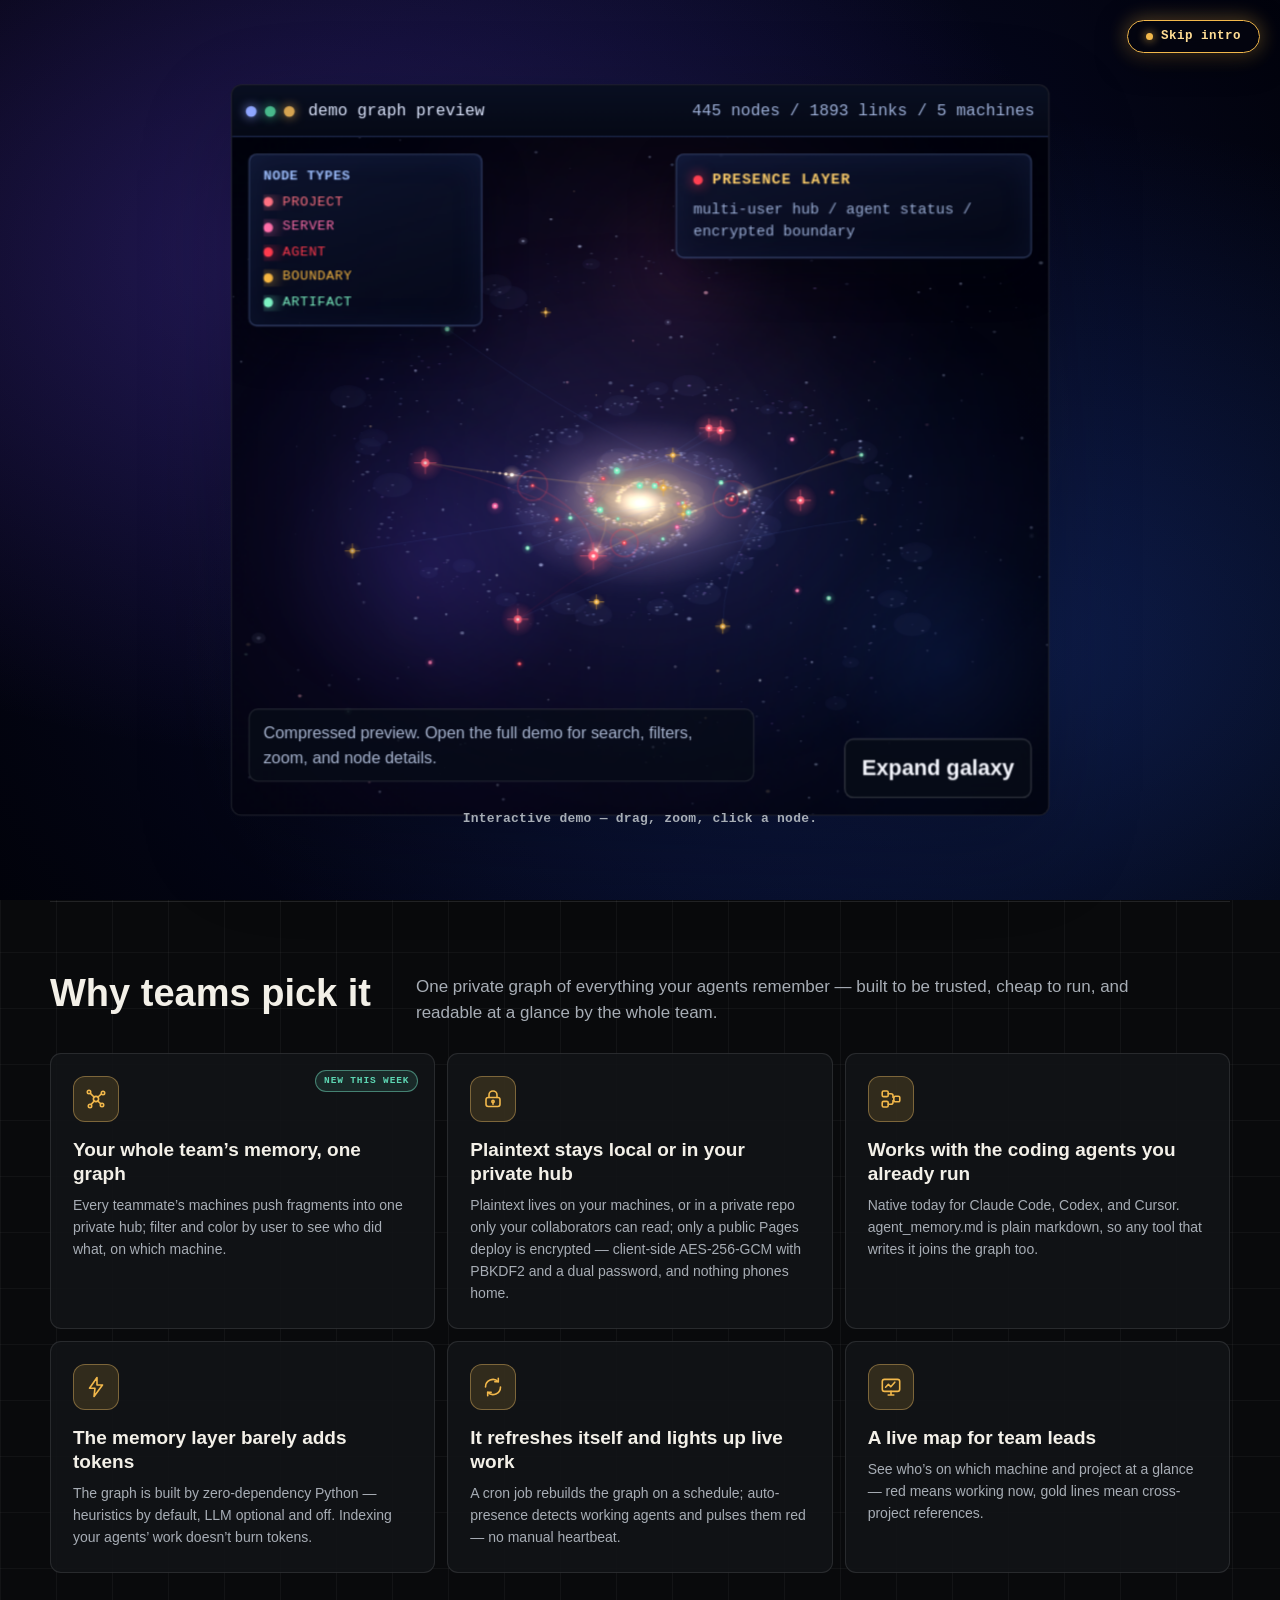
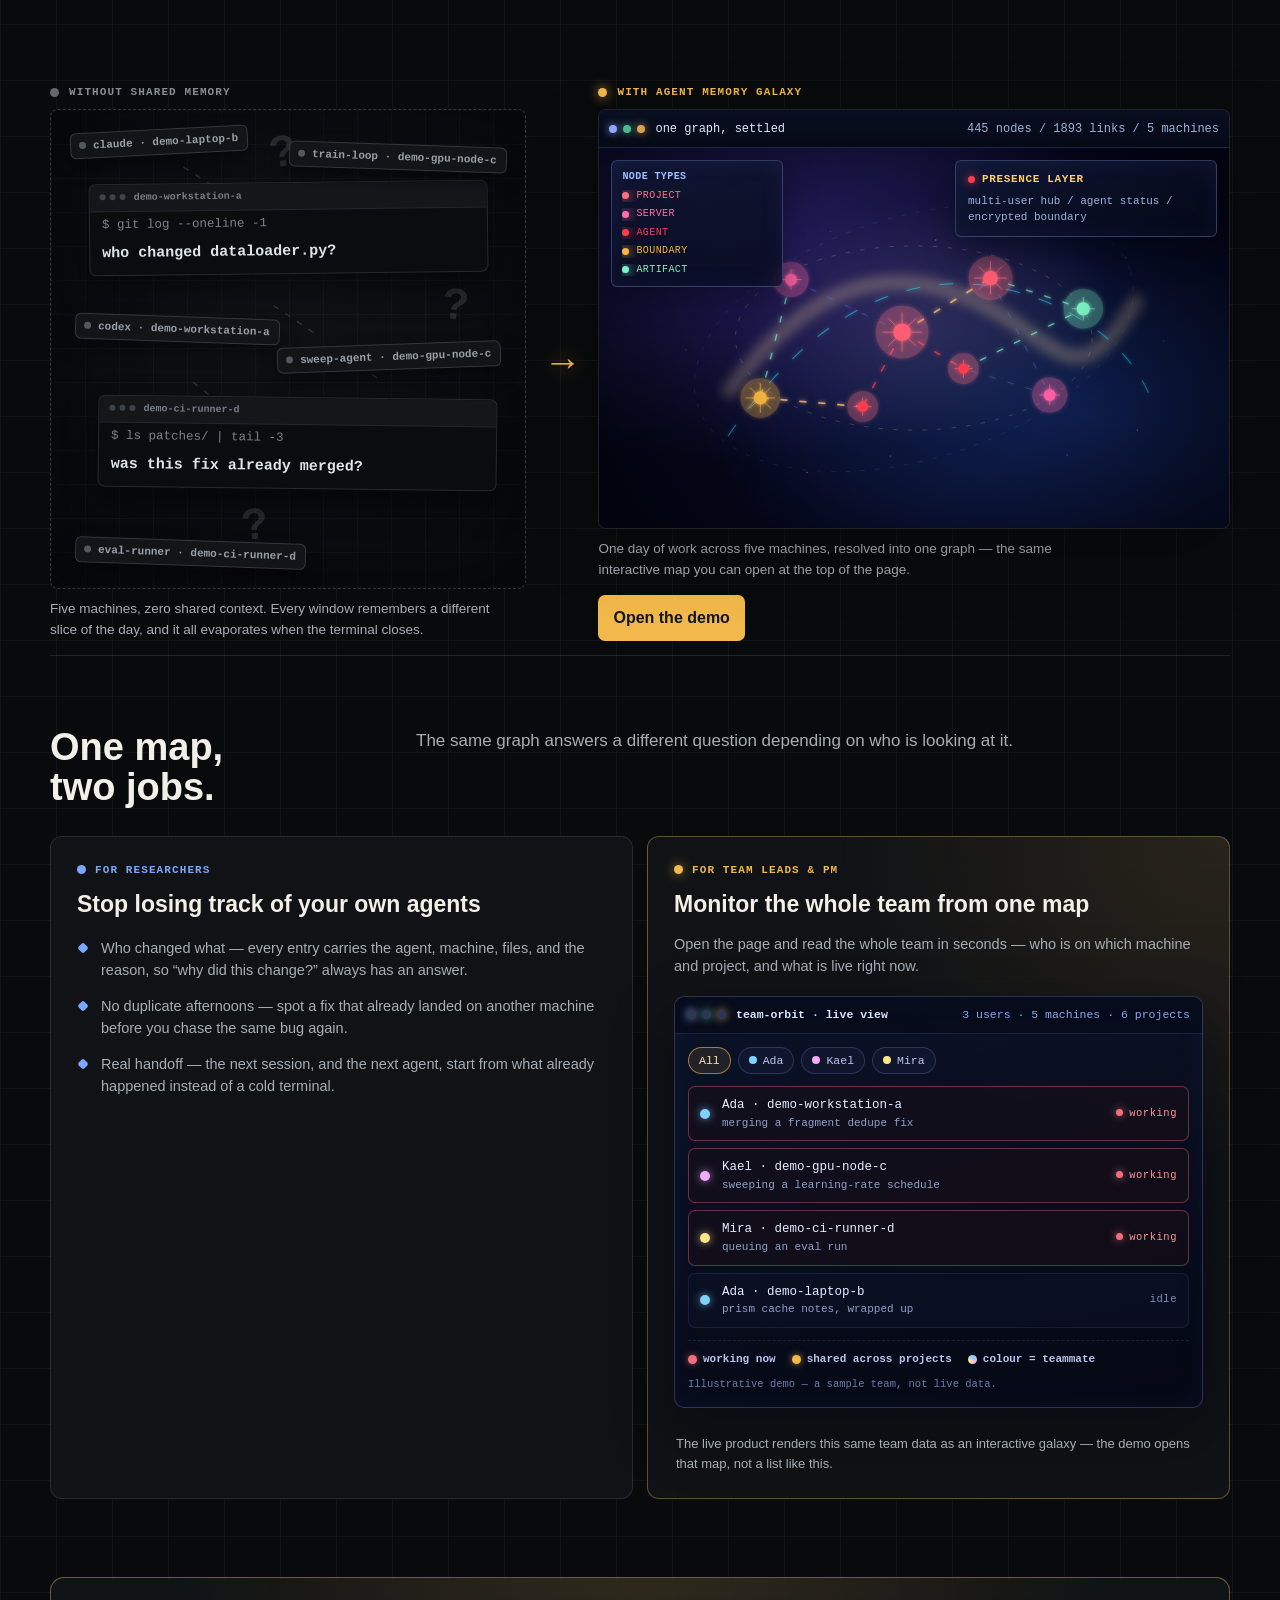
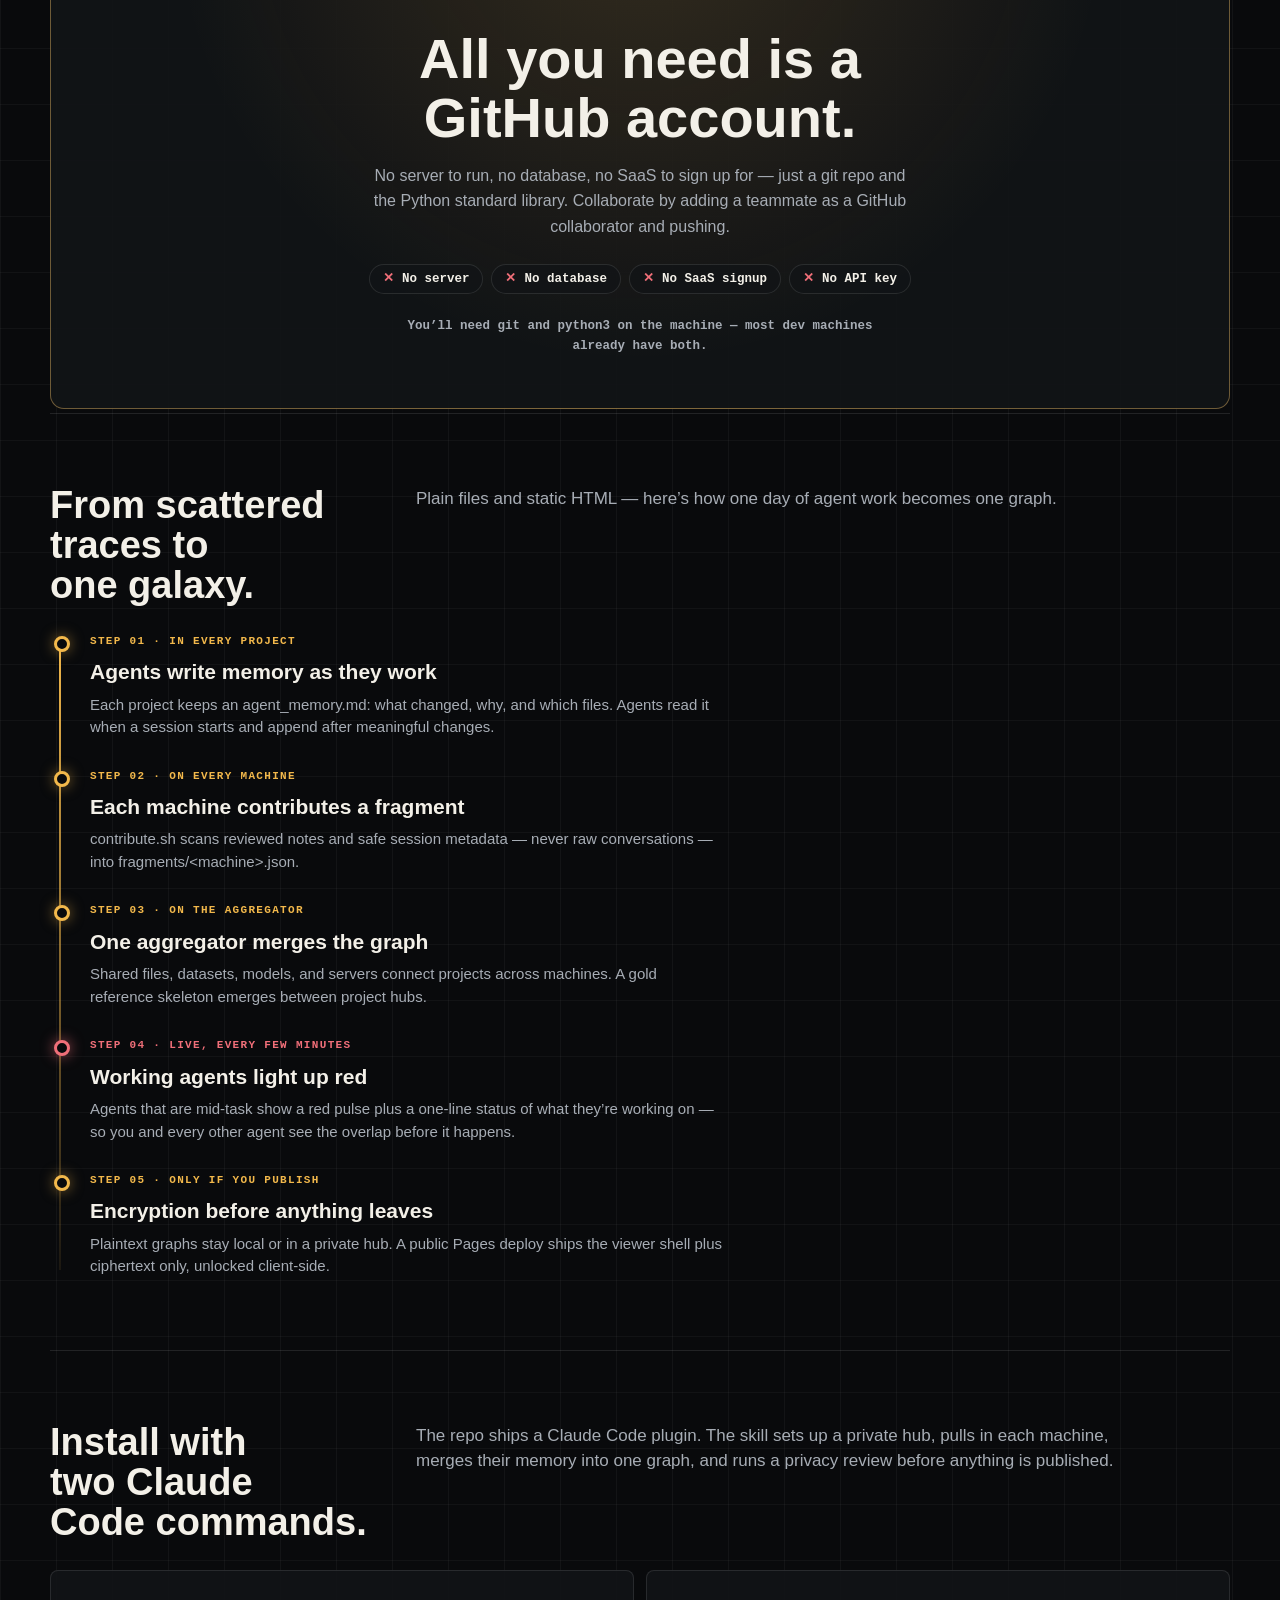
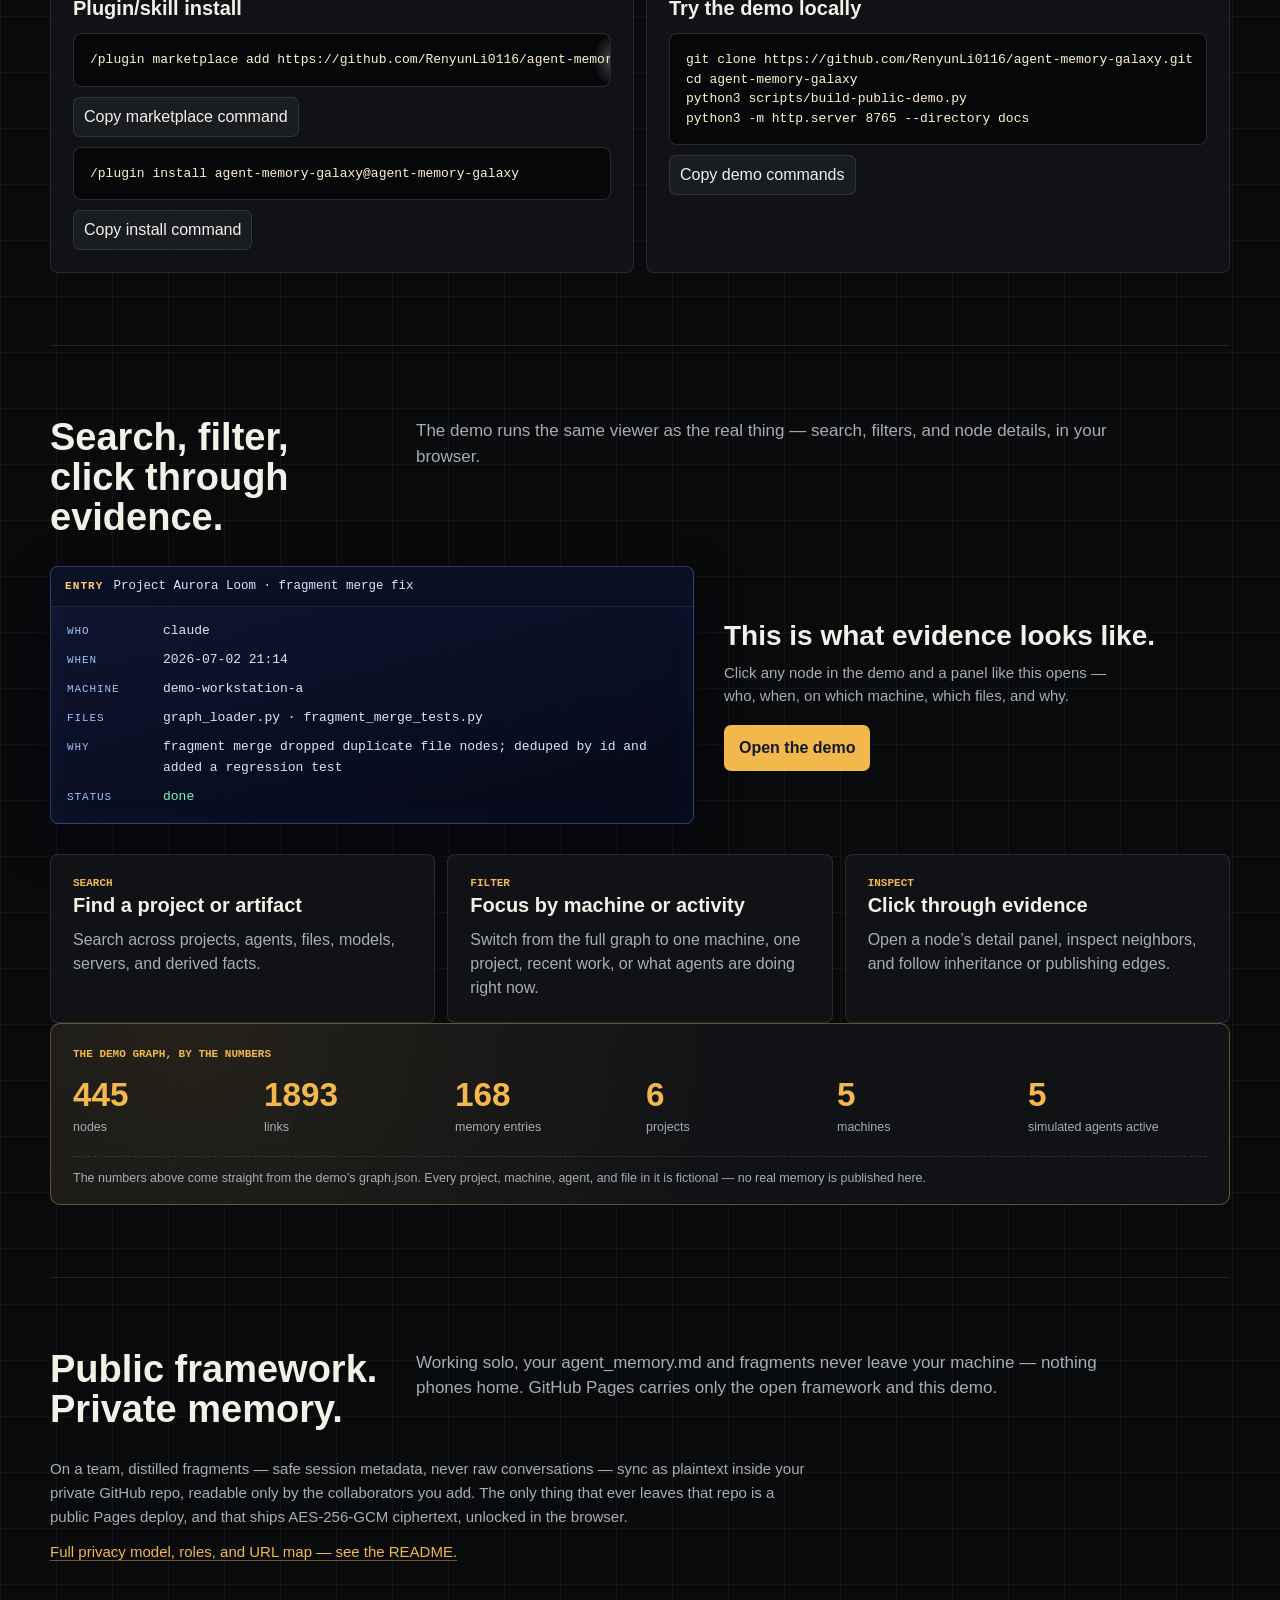
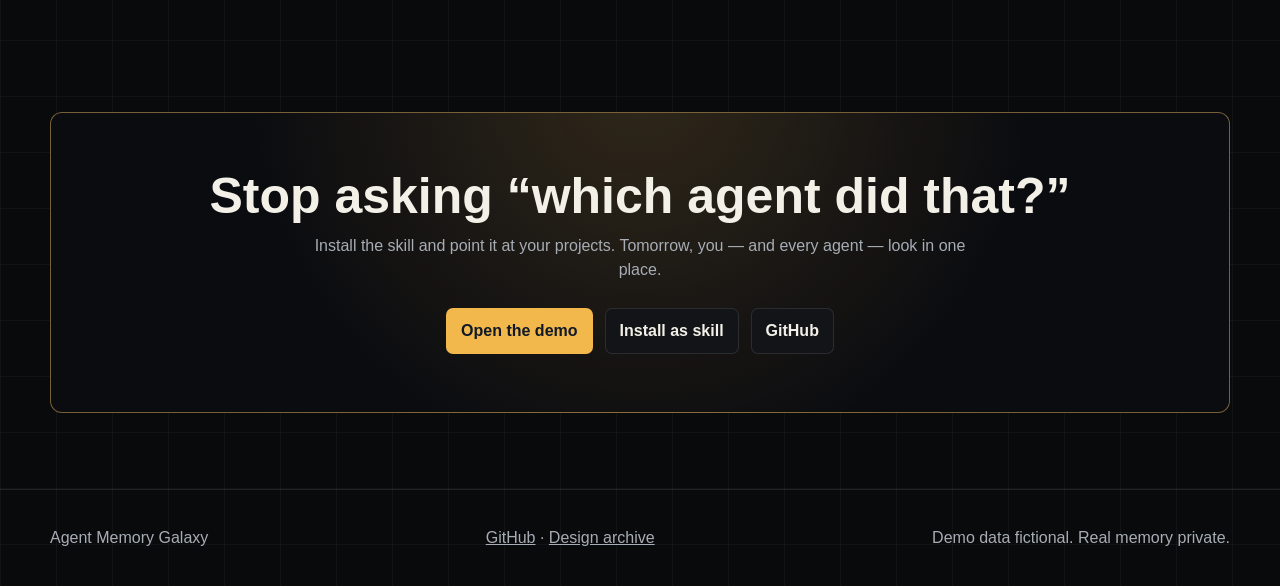
<file: docs/index.html>
<!doctype html>
<html lang="en">
<head>
<meta charset="utf-8">
<meta name="viewport" content="width=device-width,initial-scale=1">
<meta name="description" content="Agent Memory Galaxy is a Claude Code skill that merges every machine's agent_memory.md into one private, searchable map — a single static HTML page.">
<title>Agent Memory Galaxy</title>
<link rel="stylesheet" href="assets/landing.css">
<script>
/* Cinematic reverse-FLIP intro (self-contained). The opening animates the REAL hero demo
   card (#after-galaxy — the live canvas galaxy) itself: it is lifted onto a deep-space
   backdrop, enlarged + centred, held, then eased back to transform:none (its natural slot)
   while the backdrop dissolves and the hero is revealed. Same element / same canvas → the
   opening galaxy is pixel-identical to the settled one, and there is still exactly ONE
   canvas element. The decision is made BEFORE first paint (adds html.intro-cine, hiding the
   card + shows the backdrop) so the settled hero never flashes; the actual lift/measure
   happens once landing.js has drawn the canvas (it calls d.__amgIntroPlay after
   startMiniGalaxy), so the sparse SVG fallback is never shown enlarged. Plays on EVERY load
   — there is NO once-per-session gate. Honest defaults: reduced-motion and ?intro=skip
   present the settled hero immediately with no overlay; ?intro=play forces it (debug/capture).
   Safety timers guarantee teardown — the card is always returned to transform:none and the
   backdrop removed — even if landing.js never loads or throws. */
(function () {
  try {
    var d = document.documentElement;
    var mq = window.matchMedia;
    var reduce = !!(mq && mq('(prefers-reduced-motion: reduce)').matches);
    var qs = location.search || '';
    var forceSkip = /[?&]intro=skip/.test(qs);
    var forcePlay = /[?&]intro=play/.test(qs);
    /* Every load plays (no sessionStorage gate). Only reduced-motion / ?intro=skip suppress. */
    var shouldPlay = !reduce && (forcePlay || !forceSkip);

    var HOLD_MS = 3600, FLY_MS = 1400, LAND_MS = 260;
    var ended = false, armed = false, timers = [];
    var clearTimers = function () { for (var i = 0; i < timers.length; i++) clearTimeout(timers[i]); timers = []; };

    /* Teardown: always leaves the card at transform:none and removes the backdrop, so the
       settled hero is never permanently covered. Idempotent. */
    var end = function () {
      if (ended) return; ended = true;
      clearTimers();
      try {
        var c = document.getElementById('after-galaxy');
        if (c) {
          c.style.transition = '';
          c.style.transform = '';
          c.style.transformOrigin = '';
          c.style.opacity = '';
          c.style.zIndex = '';
          c.style.willChange = '';
        }
      } catch (e) {}
      d.classList.remove('intro-cine', 'intro-armed', 'intro-flying', 'intro-landed');
    };
    d.__amgIntroEnd = end;

    /* Skip works from the very first frame, before landing.js parses: a capturing
       delegated listener catches the click no matter when the button is inserted. */
    document.addEventListener('click', function (ev) {
      var t = ev.target;
      if (t && t.closest && t.closest('[data-intro-skip]')) { ev.preventDefault(); end(); }
    }, true);

    if (!shouldPlay) { d.__amgIntroPlay = function () {}; return; }

    var land = function () {
      if (ended) return;
      d.classList.add('intro-landed');
      timers.push(setTimeout(end, LAND_MS));
    };
    /* Reverse-FLIP: ease the card back to transform:none (its exact static slot) while the
       backdrop dissolves and the hint fades. transform:none = perfect alignment, no target
       measurement needed. */
    var fly = function () {
      if (ended) return;
      try {
        d.classList.add('intro-flying');
        var c = document.getElementById('after-galaxy');
        if (c) {
          c.style.transition = 'transform ' + FLY_MS + 'ms cubic-bezier(.45,.05,.2,1)';
          c.style.transform = 'none';
        }
      } catch (e) {}
      timers.push(setTimeout(land, FLY_MS));
    };

    /* Arm: called by landing.js once the real canvas galaxy is drawn (canvas-on). Measure
       the natural slot, lift + enlarge + centre the live card, fade it in, hold, then fly. */
    var play = function () {
      if (armed || ended) return;
      armed = true;
      try {
        var card = document.getElementById('after-galaxy');
        var preview = card ? card.querySelector('[data-mini-preview]') : null;
        /* Only enlarge the REAL canvas galaxy. If the canvas never turned on, don't blow up
           the sparse SVG fallback — just settle. */
        if (!card || !preview || !preview.classList.contains('canvas-on')) { end(); return; }
        var vw = d.clientWidth || window.innerWidth || 0;
        var vh = d.clientHeight || window.innerHeight || 0;
        var rect = card.getBoundingClientRect();
        if (!rect.width || !rect.height || !vw || !vh) { end(); return; }
        var scale = Math.min(1.36, (vw * 0.92) / rect.width, (vh * 0.86) / rect.height);
        if (!(scale > 0) || scale < 1) scale = 1;
        var tx = (vw / 2) - (rect.left + rect.width / 2);
        var ty = (vh / 2) - (rect.top + rect.height / 2);
        card.style.transformOrigin = '50% 50%';
        card.style.transition = 'none';
        card.style.transform = 'translate(' + tx.toFixed(1) + 'px,' + ty.toFixed(1) + 'px) scale(' + scale.toFixed(4) + ')';
        void card.offsetWidth;                 /* commit the cinematic transform before fading in */
        card.style.transition = 'opacity 550ms ease';
        d.classList.add('intro-armed');        /* reveal the quiet hint */
        card.style.opacity = '1';              /* fade the enlarged real galaxy in */
      } catch (e) { end(); return; }
      timers.push(setTimeout(fly, HOLD_MS));
      timers.push(setTimeout(end, HOLD_MS + FLY_MS + LAND_MS + 900));  /* local safety */
    };
    d.__amgIntroPlay = play;

    d.classList.add('intro-cine');   /* pre-paint: hide the card, show the backdrop */
    /* Guards: if landing.js never arms us (didn't load / threw), reveal the settled page;
       plus a hard cap so content is never blocked. */
    timers.push(setTimeout(function () { if (!armed) end(); }, 4500));
    timers.push(setTimeout(end, 9000));
  } catch (e) {
    try { document.documentElement.classList.remove('intro-cine', 'intro-armed', 'intro-flying', 'intro-landed'); } catch (e2) {}
  }
})();
</script>
</head>
<body class="theme-bento landing-v2">

<nav class="nav">
  <div class="nav-inner">
    <a class="brand" href="index.html">Agent Memory Galaxy</a>
    <div class="nav-links">
      <a href="#preview" data-i18n="navDemo">Demo</a>
      <a href="#install" data-i18n="navInstall" data-nav-install>Install</a>
      <a href="#privacy" data-i18n="navPrivacy">Privacy</a>
      <a href="https://github.com/RenyunLi0116/agent-memory-galaxy">GitHub</a>
      <div class="lang-switch" aria-label="Language">
        <button type="button" data-lang-choice="en">EN</button>
        <button type="button" data-lang-choice="zh">中文</button>
      </div>
    </div>
  </div>
</nav>

<main class="page">
  <header class="hero-intro hero-split">
    <div class="hero-copy">
      <div class="kicker" data-i18n="heroKicker">FOR RESEARCHERS AND TEAMS RUNNING MANY AGENTS</div>
      <h1 data-i18n="heroTitle">Which agent did that?</h1>
      <p class="lead hero-def" data-i18n="heroDef">See what every teammate&rsquo;s agents shipped today: a Claude Code skill that merges every machine&rsquo;s agent_memory.md into one private, searchable map &mdash; a single static HTML page.</p>
      <p class="lead hero-scene" data-i18n="heroLead">Claude on your laptop, a trainer on the GPU node, Codex on CI. By 11 pm none of them knows what the others did.</p>
      <div class="actions">
        <button class="btn primary" type="button" data-expand-galaxy data-demo-src="demo/?style=cosmos" data-i18n="openDemo">Open the demo</button>
        <a class="btn" href="#install" data-i18n="installSkill">Install as skill</a>
        <a class="btn" href="https://github.com/RenyunLi0116/agent-memory-galaxy">GitHub</a>
      </div>
      <p class="demo-note" data-i18n="demoNote">Demo uses fictional data.</p>
      <div class="hero-spec">
        <span class="spec-num" data-i18n="heroSpec">0 daemons &middot; 1 static HTML file &middot; 2 commands</span>
        <span class="spec-privacy" data-i18n="heroSpecPrivacy">Private by default &mdash; publishing ships ciphertext only.</span>
      </div>
    </div>
    <div class="hero-stage">
      <div class="stage-frame">

<div class="galaxy-card" id="after-galaxy" data-demo-src="demo/?style=cosmos" role="button" tabindex="0" aria-label="Expand the interactive Agent Memory Galaxy demo">
  <div class="framebar">
    <span class="lights"><i></i><i></i><i></i></span>
    <span class="mono" data-i18n="previewTitle">demo graph preview</span>
    <span class="status mono" data-preview-status data-nodes="445" data-edges="1893" data-machines="5">445 nodes / 1893 links / 5 machines</span>
  </div>

  <div class="mini-galaxy-preview" data-mini-preview aria-hidden="true">
    <canvas class="mini-canvas" data-mini-canvas></canvas>
    <svg class="mini-map" viewBox="0 0 800 520" preserveAspectRatio="xMidYMid meet">
      <defs>
        <filter id="mini-glow" x="-120%" y="-120%" width="340%" height="340%">
          <feGaussianBlur stdDeviation="3" result="blur" />
          <feMerge><feMergeNode in="blur" /><feMergeNode in="SourceGraphic" /></feMerge>
        </filter>
        <filter id="mini-soft-glow" x="-80%" y="-80%" width="260%" height="260%"><feGaussianBlur stdDeviation="8" /></filter>
      </defs>
      <ellipse class="mini-orbit gold" cx="400" cy="260" rx="244" ry="126" />
      <ellipse class="mini-orbit" cx="400" cy="260" rx="310" ry="166" transform="rotate(-17 400 260)" />
      <path class="mini-coreline" d="M 148 332 C 248 198 350 154 472 204 S 620 356 704 210" />
      <g class="mini-dust-layer"><circle class="mini-dust" cx="120" cy="130" r="1.4" />
<circle class="mini-dust" cx="152" cy="398" r="1.1" />
<circle class="mini-dust" cx="286" cy="114" r="1.2" />
<circle class="mini-dust" cx="368" cy="422" r="1.4" />
<circle class="mini-dust" cx="430" cy="126" r="1.1" />
<circle class="mini-dust" cx="690" cy="150" r="1.5" />
<circle class="mini-dust" cx="706" cy="386" r="1.1" />
<circle class="mini-dust" cx="88" cy="276" r="1.0" />
<circle class="mini-dust" cx="548" cy="92" r="1.0" />
<circle class="mini-dust" cx="610" cy="420" r="1.2" />
<circle class="mini-dust" cx="254" cy="444" r="1.0" />
<circle class="mini-dust" cx="742" cy="264" r="1.2" /></g>
      <g class="mini-links"><line class="mini-edge warm" data-mini-edge data-pair="0-1" x1="384" y1="252" x2="505" y2="178" /><line class="mini-edge" data-mini-edge data-pair="0-2" x1="384" y1="252" x2="232" y2="180" /><line class="mini-edge live" data-mini-edge data-pair="0-4" x1="384" y1="252" x2="330" y2="354" /><line class="mini-edge live" data-mini-edge data-pair="0-5" x1="384" y1="252" x2="468" y2="302" /><line class="mini-edge secure" data-mini-edge data-pair="1-7" x1="505" y1="178" x2="632" y2="220" /><line class="mini-edge secure" data-mini-edge data-pair="2-6" x1="232" y1="180" x2="190" y2="342" /><line class="mini-edge" data-mini-edge data-pair="3-5" x1="586" y1="338" x2="468" y2="302" /><line class="mini-edge warm" data-mini-edge data-pair="4-6" x1="330" y1="354" x2="190" y2="342" /><line class="mini-edge secure" data-mini-edge data-pair="5-7" x1="468" y1="302" x2="632" y2="220" /><line class="mini-edge" data-mini-edge data-pair="1-3" x1="505" y1="178" x2="586" y2="338" /></g>
      <path class="mini-scan" d="M 146 394 C 264 222 406 146 570 206 C 650 236 702 286 724 342" />
      <g class="mini-nodes"><g class="mini-star project" data-mini-node data-index="0" transform="translate(384 252)">
        <circle class="halo" r="36" fill="currentColor" />
        <path class="spike" d="M -26.4 0 H 26.4 M 0 -26.4 V 26.4 M -18.6 -18.6 L 18.6 18.6 M -18.6 18.6 L 18.6 -18.6" />
        <circle class="core" r="12" />
        <circle class="lock" r="20" />
      </g><g class="mini-star project" data-mini-node data-index="1" transform="translate(505 178)">
        <circle class="halo" r="30" fill="currentColor" />
        <path class="spike" d="M -22.0 0 H 22.0 M 0 -22.0 V 22.0 M -15.5 -15.5 L 15.5 15.5 M -15.5 15.5 L 15.5 -15.5" />
        <circle class="core" r="10" />
        <circle class="lock" r="18" />
      </g><g class="mini-star server" data-mini-node data-index="2" transform="translate(232 180)">
        <circle class="halo" r="24" fill="currentColor" />
        <path class="spike" d="M -13.6 0 H 13.6 M 0 -13.6 V 13.6" />
        <circle class="core" r="8" />
        <circle class="lock" r="16" />
      </g><g class="mini-star server" data-mini-node data-index="3" transform="translate(586 338)">
        <circle class="halo" r="24" fill="currentColor" />
        <path class="spike" d="M -13.6 0 H 13.6 M 0 -13.6 V 13.6" />
        <circle class="core" r="8" />
        <circle class="lock" r="16" />
      </g><g class="mini-star agent" data-mini-node data-index="4" transform="translate(330 354)">
        <circle class="halo" r="21" fill="currentColor" />
        <path class="spike" d="M -11.9 0 H 11.9 M 0 -11.9 V 11.9" />
        <circle class="core" r="7" />
        <circle class="lock" r="15" />
      </g><g class="mini-star agent" data-mini-node data-index="5" transform="translate(468 302)">
        <circle class="halo" r="21" fill="currentColor" />
        <path class="spike" d="M -11.9 0 H 11.9 M 0 -11.9 V 11.9" />
        <circle class="core" r="7" />
        <circle class="lock" r="15" />
      </g><g class="mini-star boundary" data-mini-node data-index="6" transform="translate(190 342)">
        <circle class="halo" r="27" fill="currentColor" />
        <path class="spike" d="M -19.8 0 H 19.8 M 0 -19.8 V 19.8 M -14.0 -14.0 L 14.0 14.0 M -14.0 14.0 L 14.0 -14.0" />
        <circle class="core" r="9" />
        <circle class="lock" r="17" />
      </g><g class="mini-star artifact" data-mini-node data-index="7" transform="translate(632 220)">
        <circle class="halo" r="27" fill="currentColor" />
        <path class="spike" d="M -15.3 0 H 15.3 M 0 -15.3 V 15.3" />
        <circle class="core" r="9" />
        <circle class="lock" r="17" />
      </g></g>
    </svg>
    <div class="mini-side"><b data-i18n="miniSideTitle">NODE TYPES</b><span data-mini-type="project" data-i18n="miniProject">Project</span><span data-mini-type="server" data-i18n="miniServer">Server</span><span data-mini-type="agent" data-i18n="miniAgent">Agent</span><span data-mini-type="boundary" data-i18n="miniBoundary">Boundary</span><span data-mini-type="artifact" data-i18n="miniArtifact">Artifact</span></div>
    <div class="mini-readout"><b data-i18n="miniReadoutTitle">PRESENCE LAYER</b><span data-i18n="miniReadout">multi-user hub / agent status / encrypted boundary</span></div>
  </div>
  <p class="preview-note" data-i18n="previewNote">Compressed public preview. Open the full demo for search, filters, zoom, and readouts.</p>
  <button class="expand-galaxy" type="button" data-expand-galaxy data-i18n="expandGalaxy">Expand galaxy</button>
</div>

        <span class="stage-hint" data-i18n="stageHint">Interactive demo &mdash; drag, zoom, click a node.</span>
      </div>
    </div>
  </header>

  <section class="section pillars" id="why">
    <div class="section-head">
      <h2 data-i18n="whyHeading">Why teams pick it</h2>
      <p data-i18n="whyBody">One private graph of everything your agents remember &mdash; built to be trusted, cheap to run, and readable at a glance by the whole team.</p>
    </div>
    <div class="pillar-grid">
      <article class="pillar">
        <span class="pillar-tag" data-i18n="p1Badge">New this week</span>
        <span class="pillar-ico"><svg viewBox="0 0 24 24" fill="none" stroke="currentColor" stroke-width="1.6" stroke-linecap="round" stroke-linejoin="round" aria-hidden="true"><circle cx="12" cy="12" r="2.6"/><circle cx="5" cy="5" r="1.7"/><circle cx="19" cy="6" r="1.7"/><circle cx="6" cy="19" r="1.7"/><circle cx="18" cy="18" r="1.7"/><path d="M6.6 6.6 10 10M17.2 7.2 14 10M7.2 17.4 10.2 14M16.8 16.8 13.8 14"/></svg></span>
        <h3 data-i18n="p1Title">Your whole team&rsquo;s memory, one graph</h3>
        <p class="pillar-how" data-i18n="p1How">Every teammate&rsquo;s machines push fragments into one private hub; filter and color by user to see who did what, on which machine.</p>
      </article>
      <article class="pillar">
        <span class="pillar-ico"><svg viewBox="0 0 24 24" fill="none" stroke="currentColor" stroke-width="1.6" stroke-linecap="round" stroke-linejoin="round" aria-hidden="true"><rect x="5" y="10.5" width="14" height="9" rx="2.2"/><path d="M8 10.5V8a4 4 0 0 1 8 0v2.5"/><circle cx="12" cy="14.4" r="1.15"/><path d="M12 15.4v1.8"/></svg></span>
        <h3 data-i18n="p2Title">Plaintext stays local or in your private hub</h3>
        <p class="pillar-how" data-i18n="p2How">Plaintext lives on your machines, or in a private repo only your collaborators can read; only a public Pages deploy is encrypted &mdash; client-side AES-256-GCM with PBKDF2 and a dual password, and nothing phones home.</p>
      </article>
      <article class="pillar">
        <span class="pillar-ico"><svg viewBox="0 0 24 24" fill="none" stroke="currentColor" stroke-width="1.6" stroke-linecap="round" stroke-linejoin="round" aria-hidden="true"><rect x="3.2" y="4" width="6" height="5.6" rx="1.4"/><rect x="3.2" y="14.4" width="6" height="5.6" rx="1.4"/><rect x="14.8" y="9.2" width="6" height="5.6" rx="1.4"/><path d="M9.2 6.8H12a2 2 0 0 1 2 2v1.6h0.8M9.2 17.2H12a2 2 0 0 0 2-2v-1.6h0.8"/></svg></span>
        <h3 data-i18n="p3Title">Works with the coding agents you already run</h3>
        <p class="pillar-how" data-i18n="p3How">Native today for Claude Code, Codex, and Cursor. agent_memory.md is plain markdown, so any tool that writes it joins the graph too.</p>
      </article>
      <article class="pillar">
        <span class="pillar-ico"><svg viewBox="0 0 24 24" fill="none" stroke="currentColor" stroke-width="1.6" stroke-linecap="round" stroke-linejoin="round" aria-hidden="true"><path d="M13 2.5 5.5 13.2H11l-1 8.3L18.5 10H13z"/></svg></span>
        <h3 data-i18n="p4Title">The memory layer barely adds tokens</h3>
        <p class="pillar-how" data-i18n="p4How">The graph is built by zero-dependency Python &mdash; heuristics by default, LLM optional and off. Indexing your agents&rsquo; work doesn&rsquo;t burn tokens.</p>
      </article>
      <article class="pillar">
        <span class="pillar-ico"><svg viewBox="0 0 24 24" fill="none" stroke="currentColor" stroke-width="1.6" stroke-linecap="round" stroke-linejoin="round" aria-hidden="true"><path d="M4.5 12a7.5 7.5 0 0 1 12.8-5.3"/><path d="M13.8 6.7H17.3V3.2"/><path d="M19.5 12a7.5 7.5 0 0 1-12.8 5.3"/><path d="M10.2 17.3H6.7V20.8"/></svg></span>
        <h3 data-i18n="p5Title">It refreshes itself and lights up live work</h3>
        <p class="pillar-how" data-i18n="p5How">A cron job rebuilds the graph on a schedule; auto-presence detects working agents and pulses them red &mdash; no manual heartbeat.</p>
      </article>
      <article class="pillar">
        <span class="pillar-ico"><svg viewBox="0 0 24 24" fill="none" stroke="currentColor" stroke-width="1.6" stroke-linecap="round" stroke-linejoin="round" aria-hidden="true"><rect x="3.3" y="4.4" width="17.4" height="12" rx="2.2"/><path d="M6.6 12.2 9.4 9.4l2.4 2.4 4-4.6"/><path d="M9.2 20h5.6M12 16.4V20"/></svg></span>
        <h3 data-i18n="p6Title">A live map for team leads</h3>
        <p class="pillar-how" data-i18n="p6How">See who&rsquo;s on which machine and project at a glance &mdash; red means working now, gold lines mean cross-project references.</p>
      </article>
    </div>
  </section>

  <section class="contrast" id="contrast" aria-label="Before and after: scattered agents vs one shared memory galaxy">
    <div class="contrast-grid">
      <div class="contrast-side">
        <div class="contrast-tag"><span data-i18n="beforeTag">WITHOUT SHARED MEMORY</span></div>
<div class="chaos-board" aria-hidden="true"><svg class="chaos-lines" viewBox="0 0 100 100" preserveAspectRatio="none"><path d="M 28 12 L 39 19" /><path d="M 36 23 L 45 30" /><path d="M 47 41 L 56 47" /><path d="M 30 57 L 39 64" /><path d="M 63 52 L 70 57" /><path d="M 20 73 L 29 80" /></svg><div class="chaos-term" style="left:8%;top:15%;width:84%;--rot:-.7deg"><b>demo-workstation-a</b><code>$ git log --oneline -1</code><code class="q" data-i18n="chaosNote1">who changed dataloader.py?</code></div><div class="chaos-term" style="left:10%;top:60%;width:84%;--rot:.7deg"><b>demo-ci-runner-d</b><code>$ ls patches/ | tail -3</code><code class="q" data-i18n="chaosNote4">was this fix already merged?</code></div><span class="chaos-chip c1" style="left:4%;top:4%;--rot:-3deg">claude · demo-laptop-b</span><span class="chaos-chip c2" style="right:4%;top:7%;--rot:2deg">train-loop · demo-gpu-node-c</span><span class="chaos-chip c3" style="left:5%;top:43%;--rot:2deg">codex · demo-workstation-a</span><span class="chaos-chip c4" style="right:5%;top:49%;--rot:-2deg">sweep-agent · demo-gpu-node-c</span><span class="chaos-chip c5" style="left:5%;top:90%;--rot:2deg">eval-runner · demo-ci-runner-d</span><span class="chaos-q" style="left:46%;top:4%;--rot:-8deg">?</span><span class="chaos-q" style="right:12%;top:36%;--rot:6deg">?</span><span class="chaos-q" style="left:40%;top:82%;--rot:-6deg">?</span></div>
        <p class="contrast-caption" data-i18n="beforeCaption">Five machines, zero shared context. Every window remembers a different slice of the day, and it all evaporates when the terminal closes.</p>
      </div>
      <div class="contrast-arrow" aria-hidden="true"><span>&#8594;</span></div>
      <div class="contrast-side">
        <div class="contrast-tag gold"><span data-i18n="afterTag">WITH AGENT MEMORY GALAXY</span></div>

<div class="galaxy-still" aria-hidden="true">
  <div class="framebar">
    <span class="lights"><i></i><i></i><i></i></span>
    <span class="mono" data-i18n="stillTitle">one graph, settled</span>
    <span class="status mono" data-preview-status data-nodes="445" data-edges="1893" data-machines="5">445 nodes / 1893 links / 5 machines</span>
  </div>

  <div class="mini-galaxy-preview" aria-hidden="true">
    <svg class="mini-map" viewBox="0 0 800 520" preserveAspectRatio="xMidYMid meet">
      <ellipse class="mini-orbit gold" cx="400" cy="260" rx="244" ry="126" />
      <ellipse class="mini-orbit" cx="400" cy="260" rx="310" ry="166" transform="rotate(-17 400 260)" />
      <path class="mini-coreline" d="M 148 332 C 248 198 350 154 472 204 S 620 356 704 210" />
      <g class="mini-dust-layer"><circle class="mini-dust" cx="120" cy="130" r="1.4" />
<circle class="mini-dust" cx="152" cy="398" r="1.1" />
<circle class="mini-dust" cx="286" cy="114" r="1.2" />
<circle class="mini-dust" cx="368" cy="422" r="1.4" />
<circle class="mini-dust" cx="430" cy="126" r="1.1" />
<circle class="mini-dust" cx="690" cy="150" r="1.5" />
<circle class="mini-dust" cx="706" cy="386" r="1.1" />
<circle class="mini-dust" cx="88" cy="276" r="1.0" />
<circle class="mini-dust" cx="548" cy="92" r="1.0" />
<circle class="mini-dust" cx="610" cy="420" r="1.2" />
<circle class="mini-dust" cx="254" cy="444" r="1.0" />
<circle class="mini-dust" cx="742" cy="264" r="1.2" /></g>
      <g class="mini-links"><line class="mini-edge warm" data-pair="0-1" x1="384" y1="252" x2="505" y2="178" /><line class="mini-edge" data-pair="0-2" x1="384" y1="252" x2="232" y2="180" /><line class="mini-edge live" data-pair="0-4" x1="384" y1="252" x2="330" y2="354" /><line class="mini-edge live" data-pair="0-5" x1="384" y1="252" x2="468" y2="302" /><line class="mini-edge secure" data-pair="1-7" x1="505" y1="178" x2="632" y2="220" /><line class="mini-edge secure" data-pair="2-6" x1="232" y1="180" x2="190" y2="342" /><line class="mini-edge" data-pair="3-5" x1="586" y1="338" x2="468" y2="302" /><line class="mini-edge warm" data-pair="4-6" x1="330" y1="354" x2="190" y2="342" /><line class="mini-edge secure" data-pair="5-7" x1="468" y1="302" x2="632" y2="220" /><line class="mini-edge" data-pair="1-3" x1="505" y1="178" x2="586" y2="338" /></g>
      <path class="mini-scan" d="M 146 394 C 264 222 406 146 570 206 C 650 236 702 286 724 342" />
      <g class="mini-nodes"><g class="mini-star project" data-index="0" transform="translate(384 252)">
        <circle class="halo" r="36" fill="currentColor" />
        <path class="spike" d="M -26.4 0 H 26.4 M 0 -26.4 V 26.4 M -18.6 -18.6 L 18.6 18.6 M -18.6 18.6 L 18.6 -18.6" />
        <circle class="core" r="12" />
        <circle class="lock" r="20" />
      </g><g class="mini-star project" data-index="1" transform="translate(505 178)">
        <circle class="halo" r="30" fill="currentColor" />
        <path class="spike" d="M -22.0 0 H 22.0 M 0 -22.0 V 22.0 M -15.5 -15.5 L 15.5 15.5 M -15.5 15.5 L 15.5 -15.5" />
        <circle class="core" r="10" />
        <circle class="lock" r="18" />
      </g><g class="mini-star server" data-index="2" transform="translate(232 180)">
        <circle class="halo" r="24" fill="currentColor" />
        <path class="spike" d="M -13.6 0 H 13.6 M 0 -13.6 V 13.6" />
        <circle class="core" r="8" />
        <circle class="lock" r="16" />
      </g><g class="mini-star server" data-index="3" transform="translate(586 338)">
        <circle class="halo" r="24" fill="currentColor" />
        <path class="spike" d="M -13.6 0 H 13.6 M 0 -13.6 V 13.6" />
        <circle class="core" r="8" />
        <circle class="lock" r="16" />
      </g><g class="mini-star agent" data-index="4" transform="translate(330 354)">
        <circle class="halo" r="21" fill="currentColor" />
        <path class="spike" d="M -11.9 0 H 11.9 M 0 -11.9 V 11.9" />
        <circle class="core" r="7" />
        <circle class="lock" r="15" />
      </g><g class="mini-star agent" data-index="5" transform="translate(468 302)">
        <circle class="halo" r="21" fill="currentColor" />
        <path class="spike" d="M -11.9 0 H 11.9 M 0 -11.9 V 11.9" />
        <circle class="core" r="7" />
        <circle class="lock" r="15" />
      </g><g class="mini-star boundary" data-index="6" transform="translate(190 342)">
        <circle class="halo" r="27" fill="currentColor" />
        <path class="spike" d="M -19.8 0 H 19.8 M 0 -19.8 V 19.8 M -14.0 -14.0 L 14.0 14.0 M -14.0 14.0 L 14.0 -14.0" />
        <circle class="core" r="9" />
        <circle class="lock" r="17" />
      </g><g class="mini-star artifact" data-index="7" transform="translate(632 220)">
        <circle class="halo" r="27" fill="currentColor" />
        <path class="spike" d="M -15.3 0 H 15.3 M 0 -15.3 V 15.3" />
        <circle class="core" r="9" />
        <circle class="lock" r="17" />
      </g></g>
    </svg>
    <div class="mini-side"><b data-i18n="miniSideTitle">NODE TYPES</b><span data-mini-type="project" data-i18n="miniProject">Project</span><span data-mini-type="server" data-i18n="miniServer">Server</span><span data-mini-type="agent" data-i18n="miniAgent">Agent</span><span data-mini-type="boundary" data-i18n="miniBoundary">Boundary</span><span data-mini-type="artifact" data-i18n="miniArtifact">Artifact</span></div>
    <div class="mini-readout"><b data-i18n="miniReadoutTitle">PRESENCE LAYER</b><span data-i18n="miniReadout">multi-user hub / agent status / encrypted boundary</span></div>
  </div>
</div>

        <p class="contrast-caption" data-i18n="afterCaption">One day of work across five machines, resolved into one graph &mdash; the same interactive map you can open at the top of the page.</p>
        <div class="actions contrast-actions">
          <button class="btn primary" type="button" data-expand-galaxy data-demo-src="demo/?style=cosmos" data-i18n="openDemo">Open the demo</button>
        </div>
      </div>
    </div>
  </section>

  <section class="section audiences" id="audiences">
    <div class="section-head">
      <h2 data-i18n="audHeading">One map, two jobs.</h2>
      <p data-i18n="audBody">The same graph answers a different question depending on who is looking at it.</p>
    </div>
    <div class="audience-grid">
      <article class="audience res">
        <span class="audience-tag" data-i18n="audResTag">FOR RESEARCHERS</span>
        <h3 data-i18n="audResTitle">Stop losing track of your own agents</h3>
        <ul class="aud-list">
          <li data-i18n="r1">Who changed what &mdash; every entry carries the agent, machine, files, and the reason, so &ldquo;why did this change?&rdquo; always has an answer.</li>
          <li data-i18n="r2">No duplicate afternoons &mdash; spot a fix that already landed on another machine before you chase the same bug again.</li>
          <li data-i18n="r3">Real handoff &mdash; the next session, and the next agent, start from what already happened instead of a cold terminal.</li>
        </ul>
      </article>
      <article class="audience pm">
        <span class="audience-tag" data-i18n="audPmTag">FOR TEAM LEADS &amp; PM</span>
        <h3 data-i18n="audPmTitle">Monitor the whole team from one map</h3>
        <p class="aud-lead" data-i18n="audPmLead">Open the page and read the whole team in seconds &mdash; who is on which machine and project, and what is live right now.</p>

        <div class="team-console" aria-label="Illustrative team-monitoring console with sample data">
          <div class="tc-bar">
            <span class="lights"><i></i><i></i><i></i></span>
            <span class="tc-title" data-i18n="tcTitle">team-orbit &middot; live view</span>
            <span class="tc-status" data-i18n="tcStatus">3 users &middot; 5 machines &middot; 6 projects</span>
          </div>
          <div class="tc-body">
            <div class="tc-filter" aria-hidden="true">
              <span class="tc-chip active" data-i18n="tcAll">All</span>
              <span class="tc-chip"><i style="--u:#7dd3fc"></i>Ada</span>
              <span class="tc-chip"><i style="--u:#f0abfc"></i>Kael</span>
              <span class="tc-chip"><i style="--u:#fde68a"></i>Mira</span>
            </div>
            <div class="tc-rows"><div class="tc-row live" style="--u:#7dd3fc"><span class="u"></span><div class="tc-main"><div class="n">Ada &middot; demo-workstation-a</div><div class="d" data-i18n="tcTask1">merging a fragment dedupe fix</div></div><span class="tc-st" data-i18n="tcWorking">working</span></div><div class="tc-row live" style="--u:#f0abfc"><span class="u"></span><div class="tc-main"><div class="n">Kael &middot; demo-gpu-node-c</div><div class="d" data-i18n="tcTask2">sweeping a learning-rate schedule</div></div><span class="tc-st" data-i18n="tcWorking">working</span></div><div class="tc-row live" style="--u:#fde68a"><span class="u"></span><div class="tc-main"><div class="n">Mira &middot; demo-ci-runner-d</div><div class="d" data-i18n="tcTask3">queuing an eval run</div></div><span class="tc-st" data-i18n="tcWorking">working</span></div><div class="tc-row " style="--u:#7dd3fc"><span class="u"></span><div class="tc-main"><div class="n">Ada &middot; demo-laptop-b</div><div class="d" data-i18n="tcTask4">prism cache notes, wrapped up</div></div><span class="tc-st" data-i18n="tcIdle">idle</span></div></div>
            <div class="tc-legend" aria-hidden="true">
              <span><i class="lg red"></i><b data-i18n="tcLegendRed">working now</b></span>
              <span><i class="lg gold"></i><b data-i18n="tcLegendGold">shared across projects</b></span>
              <span><i class="lg user"></i><b data-i18n="tcLegendUser">colour = teammate</b></span>
            </div>
            <p class="tc-demo" data-i18n="tcDemo">Illustrative demo &mdash; a sample team, not live data.</p>
          </div>
        </div>
        <p class="tc-bridge" data-i18n="tcBridge">The live product renders this same team data as an interactive galaxy &mdash; the demo opens that map, not a list like this.</p>
      </article>
    </div>
  </section>

  <section class="gh-band" id="github" aria-label="All you need is a GitHub account">
    <h2 data-i18n="ghHeading">All you need is a GitHub account.</h2>
    <p class="gh-body" data-i18n="ghBody">No server to run, no database, no SaaS to sign up for &mdash; just a git repo and the Python standard library. Collaborate by adding a teammate as a GitHub collaborator and pushing.</p>
    <div class="gh-chips">
      <span data-i18n="ghNoServer">No server</span>
      <span data-i18n="ghNoDb">No database</span>
      <span data-i18n="ghNoSaas">No SaaS signup</span>
      <span data-i18n="ghNoKey">No API key</span>
    </div>
    <p class="gh-foot" data-i18n="ghFoot">You&rsquo;ll need git and python3 on the machine &mdash; most dev machines already have both.</p>
  </section>

  <section class="section" id="how">
    <div class="section-head">
      <h2 data-i18n="howHeading">From scattered traces to one galaxy.</h2>
      <p data-i18n="howBody">Plain files and static HTML &mdash; here&rsquo;s how one day of agent work becomes one graph.</p>
    </div>
    <div class="timeline">
      <div class="tl-item"><span class="tl-step" data-i18n="tl1Tag">STEP 01 &middot; IN EVERY PROJECT</span><h3 data-i18n="tl1Title">Agents write memory as they work</h3><p data-i18n="tl1Body">Each project keeps an agent_memory.md: what changed, why, and which files. Agents read it when a session starts and append after meaningful changes.</p></div>
      <div class="tl-item"><span class="tl-step" data-i18n="tl2Tag">STEP 02 &middot; ON EVERY MACHINE</span><h3 data-i18n="tl2Title">Each machine contributes a fragment</h3><p data-i18n="tl2Body">contribute.sh scans reviewed notes and safe session metadata &mdash; never raw conversations &mdash; into fragments/&lt;machine&gt;.json.</p></div>
      <div class="tl-item"><span class="tl-step" data-i18n="tl3Tag">STEP 03 &middot; ON THE AGGREGATOR</span><h3 data-i18n="tl3Title">One aggregator merges the graph</h3><p data-i18n="tl3Body">Shared files, datasets, models, and servers connect projects across machines. A gold reference skeleton emerges between project hubs.</p></div>
      <div class="tl-item live"><span class="tl-step" data-i18n="tl4Tag">STEP 04 &middot; LIVE, EVERY FEW MINUTES</span><h3 data-i18n="tl4Title">Working agents light up red</h3><p data-i18n="tl4Body">Agents that are mid-task show a red pulse plus a one-line status of what they&rsquo;re working on &mdash; so you and every other agent see the overlap before it happens.</p></div>
      <div class="tl-item"><span class="tl-step" data-i18n="tl5Tag">STEP 05 &middot; ONLY IF YOU PUBLISH</span><h3 data-i18n="tl5Title">Encryption before anything leaves</h3><p data-i18n="tl5Body">Plaintext graphs stay local or in a private hub. A public Pages deploy ships the viewer shell plus ciphertext only, unlocked client-side.</p></div>
    </div>
  </section>

  <section class="section" id="install">
    <div class="section-head">
      <h2 data-i18n="installHeading">Install with two Claude Code commands.</h2>
      <p data-i18n="installBody">The repo ships a Claude Code plugin. The skill sets up a private hub, pulls in each machine, merges their memory into one graph, and runs a privacy review before anything is published.</p>
    </div>
    <div class="install-grid">
      <article class="tile command-stack">
        <h3 data-i18n="pluginInstall">Plugin/skill install</h3>
        <pre class="code"><code>/plugin marketplace add https://github.com/RenyunLi0116/agent-memory-galaxy</code></pre>
        <button class="copy-btn" type="button" data-copy="/plugin marketplace add https://github.com/RenyunLi0116/agent-memory-galaxy"><span data-i18n="copyMarketplace">Copy marketplace command</span></button>
        <pre class="code"><code>/plugin install agent-memory-galaxy@agent-memory-galaxy</code></pre>
        <button class="copy-btn" type="button" data-copy="/plugin install agent-memory-galaxy@agent-memory-galaxy"><span data-i18n="copyInstall">Copy install command</span></button>
      </article>
      <article class="tile command-stack">
        <h3 data-i18n="localDemo">Try the demo locally</h3>
        <pre class="code"><code>git clone https://github.com/RenyunLi0116/agent-memory-galaxy.git
cd agent-memory-galaxy
python3 scripts/build-public-demo.py
python3 -m http.server 8765 --directory docs</code></pre>
        <button class="copy-btn" type="button" data-copy="git clone https://github.com/RenyunLi0116/agent-memory-galaxy.git&#10;cd agent-memory-galaxy&#10;python3 scripts/build-public-demo.py&#10;python3 -m http.server 8765 --directory docs"><span data-i18n="copyDemo">Copy demo commands</span></button>
      </article>
    </div>
  </section>

  <section class="section" id="preview">
    <div class="section-head">
      <h2 data-i18n="previewHeading">Search, filter, click through evidence.</h2>
      <p data-i18n="previewBody">The demo runs the same viewer as the real thing &mdash; search, filters, and node details, in your browser.</p>
    </div>
    <div class="evidence-row">
      <figure class="evidence-card" aria-label="Example node detail panel from the demo">
        <div class="ev-head"><span class="ev-kind">ENTRY</span><span class="ev-title">Project Aurora Loom &middot; fragment merge fix</span></div>
        <dl class="ev-fields">
          <div class="ev-field"><dt data-i18n="evWho">who</dt><dd>claude</dd></div>
          <div class="ev-field"><dt data-i18n="evWhen">when</dt><dd>2026-07-02 21:14</dd></div>
          <div class="ev-field"><dt data-i18n="evMachine">machine</dt><dd>demo-workstation-a</dd></div>
          <div class="ev-field"><dt data-i18n="evFiles">files</dt><dd>graph_loader.py &middot; fragment_merge_tests.py</dd></div>
          <div class="ev-field"><dt data-i18n="evWhy">why</dt><dd>fragment merge dropped duplicate file nodes; deduped by id and added a regression test</dd></div>
          <div class="ev-field"><dt data-i18n="evStatus">status</dt><dd class="ev-ok">done</dd></div>
        </dl>
      </figure>
      <div class="evidence-aside">
        <p class="evidence-lead" data-i18n="evidenceCaption">This is what evidence looks like.</p>
        <p class="evidence-sub" data-i18n="evidenceCaptionSub">Click any node in the demo and a panel like this opens &mdash; who, when, on which machine, which files, and why.</p>
        <div class="actions">
          <button class="btn primary" type="button" data-expand-galaxy data-demo-src="demo/?style=cosmos" data-i18n="openDemo">Open the demo</button>
        </div>
      </div>
    </div>
    <div class="grid">
      <article class="tile"><div class="mini-label" data-i18n="searchLabel">Search</div><h3 data-i18n="searchTitle">Find a project or artifact</h3><p data-i18n="searchBody">Search across projects, agents, files, models, servers, and derived facts.</p></article>
      <article class="tile"><div class="mini-label" data-i18n="filterLabel">Filter</div><h3 data-i18n="filterTitle">Focus by machine or activity</h3><p data-i18n="filterBody">Switch from the full graph to one machine, one project, recent work, or what agents are doing right now.</p></article>
      <article class="tile"><div class="mini-label" data-i18n="inspectLabel">Inspect</div><h3 data-i18n="inspectTitle">Click through evidence</h3><p data-i18n="inspectBody">Open a node&rsquo;s detail panel, inspect neighbors, and follow inheritance or publishing edges.</p></article>
    </div>
    <div class="stat-band" id="numbers">
      <span class="mini-label" data-i18n="statBandTitle">The demo graph, by the numbers</span>
      <div class="stat-band-grid">
        <div class="stat-cell"><b>445</b><span data-i18n="statNodes">nodes</span></div>
        <div class="stat-cell"><b>1893</b><span data-i18n="statLinks">links</span></div>
        <div class="stat-cell"><b>168</b><span data-i18n="statEntries">memory entries</span></div>
        <div class="stat-cell"><b>6</b><span data-i18n="statProjects">projects</span></div>
        <div class="stat-cell"><b>5</b><span data-i18n="statMachines">machines</span></div>
        <div class="stat-cell"><b>5</b><span data-i18n="statLive">simulated agents active</span></div>
      </div>
      <p class="stat-honest" data-i18n="statHonest">The numbers above come straight from the demo&rsquo;s graph.json. Every project, machine, agent, and file in it is fictional &mdash; no real memory is published here.</p>
    </div>
  </section>

  <section class="section" id="privacy">
    <div class="section-head">
      <h2 data-i18n="privacyHeading">Public framework. Private memory.</h2>
      <p data-i18n="privacyBody">Working solo, your agent_memory.md and fragments never leave your machine &mdash; nothing phones home. GitHub Pages carries only the open framework and this demo.</p>
    </div>
    <p class="privacy-team" data-i18n="privacyTeam">On a team, distilled fragments &mdash; safe session metadata, never raw conversations &mdash; sync as plaintext inside your private GitHub repo, readable only by the collaborators you add. The only thing that ever leaves that repo is a public Pages deploy, and that ships AES-256-GCM ciphertext, unlocked in the browser.</p>
    <p class="privacy-more"><a href="https://github.com/RenyunLi0116/agent-memory-galaxy#readme"><span data-i18n="privacyMore">Full privacy model, roles, and URL map &mdash; see the README.</span></a></p>
  </section>

  <section class="cta-band" id="cta">
    <h2 data-i18n="ctaTitle">Stop asking &ldquo;which agent did that?&rdquo;</h2>
    <p data-i18n="ctaBody">Install the skill and point it at your projects. Tomorrow, you &mdash; and every agent &mdash; look in one place.</p>
    <div class="actions">
      <button class="btn primary" type="button" data-expand-galaxy data-demo-src="demo/?style=cosmos" data-i18n="openDemo">Open the demo</button>
      <a class="btn" href="#install" data-i18n="installSkill">Install as skill</a>
      <a class="btn" href="https://github.com/RenyunLi0116/agent-memory-galaxy">GitHub</a>
    </div>
  </section>
</main>
<footer class="footer"><div class="page">
  <span>Agent Memory Galaxy</span>
  <span><a href="https://github.com/RenyunLi0116/agent-memory-galaxy">GitHub</a> &middot; <a href="concepts/index.html" data-i18n="navConcepts">Design archive</a></span>
  <span data-i18n="footerPrivacy">Demo data fictional. Real memory private.</span>
</div></footer>

<div class="intro-backdrop" data-intro-cine aria-hidden="true"></div>
<p class="cine-hint" data-i18n="stageHint">Interactive demo &mdash; drag, zoom, click a node.</p>
<button class="intro-skip" type="button" data-intro-skip data-i18n="skipIntro" aria-label="Skip the intro animation">Skip intro</button>


<div class="modal" data-galaxy-modal hidden>
  <div class="modal-panel" role="dialog" aria-modal="true" aria-label="Expanded galaxy demo">
    <div class="modal-head">
      <strong>Agent Memory Galaxy</strong>
      <span class="muted" data-i18n="modalMuted">Demo galaxy. Drag, zoom, filter, and inspect nodes.</span>
      <a class="btn" href="demo/?style=cosmos" data-demo-link data-i18n="openFullDemo">Open full demo</a>
      <button class="modal-close" type="button" data-modal-close data-i18n="close">Close</button>
    </div>
    <iframe title="Expanded Agent Memory Galaxy demo" src="about:blank"></iframe>
  </div>
</div>

<script src="assets/landing.js"></script>
</body>
</html>
</file>
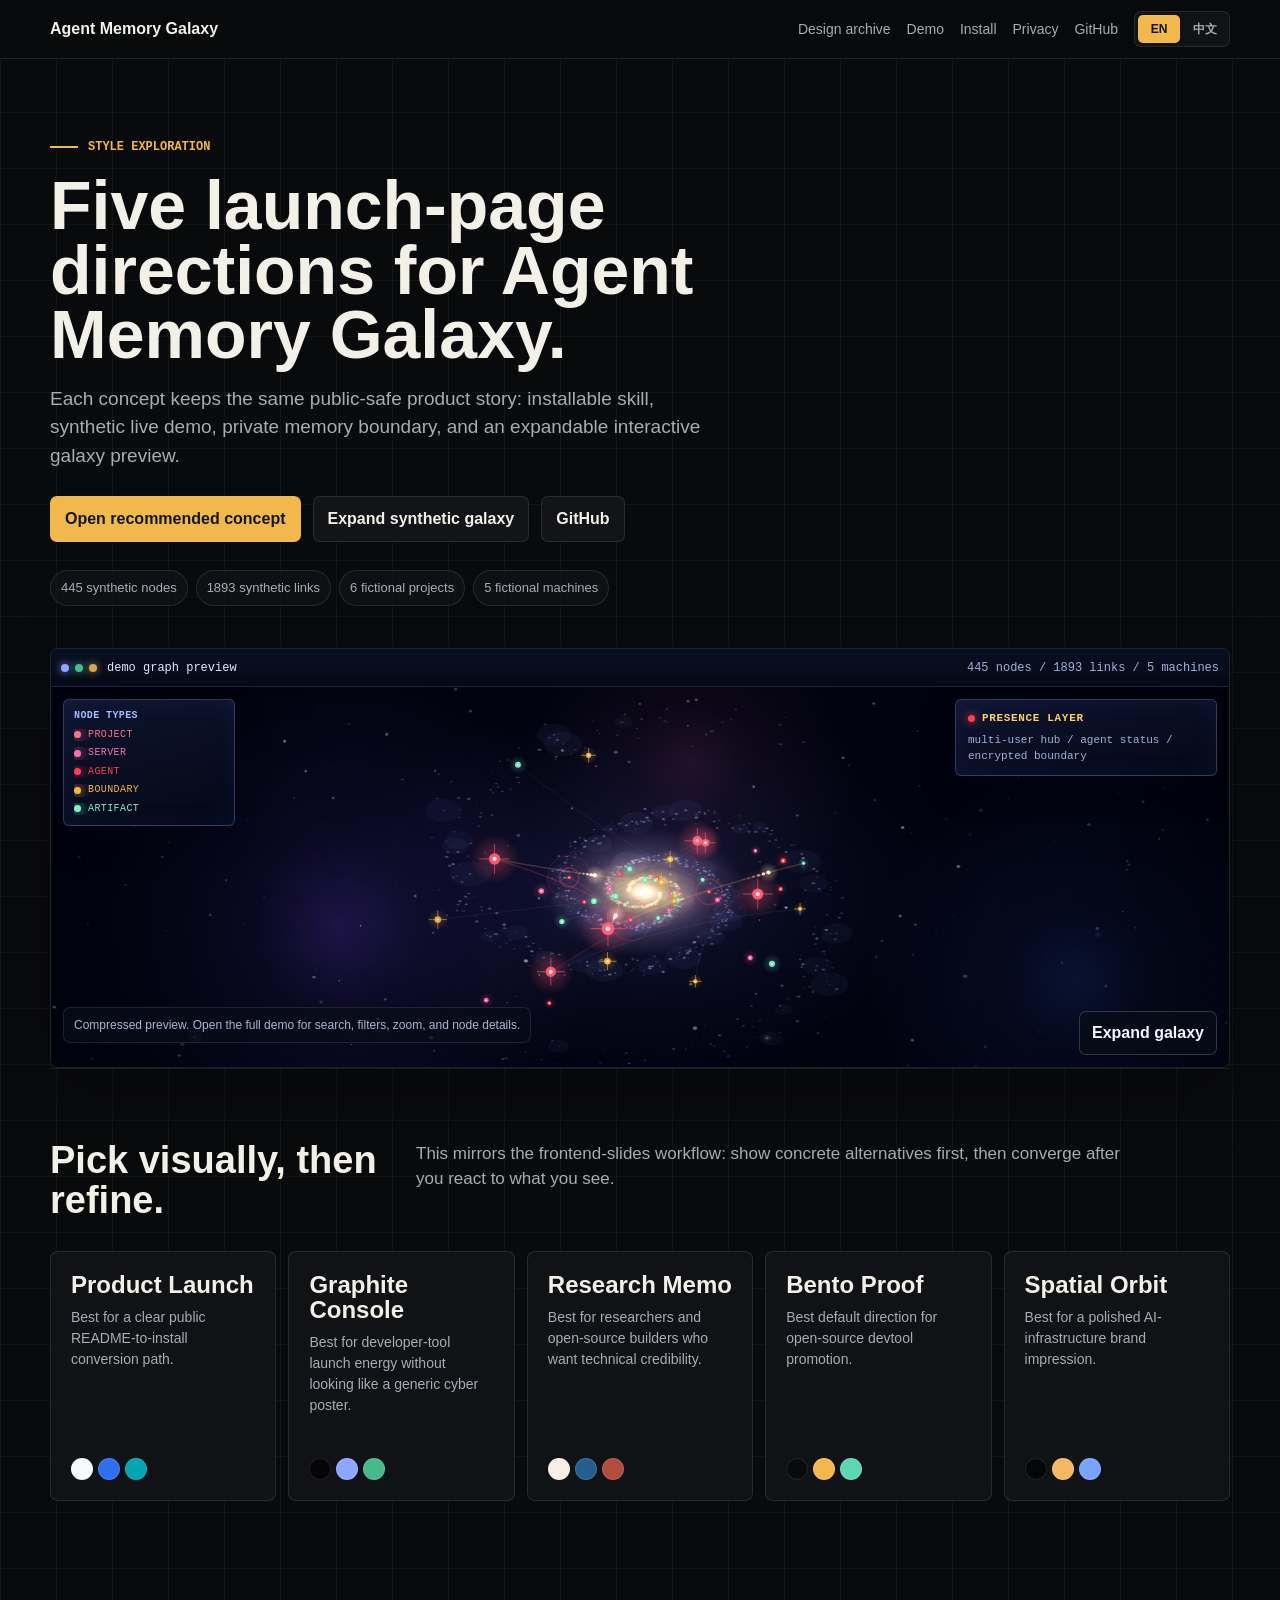
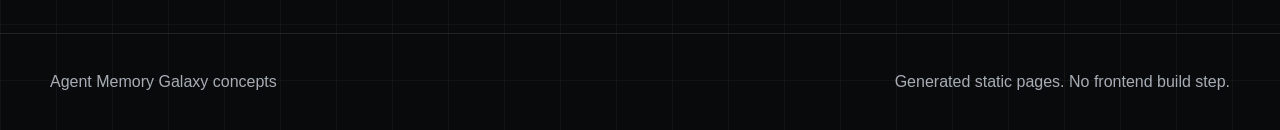
<file: docs/concepts/index.html>
<!doctype html>
<html lang="en">
<head>
<meta charset="utf-8">
<meta name="viewport" content="width=device-width,initial-scale=1">
<meta name="description" content="Agent Memory Galaxy marketing concept gallery.">
<title>Concept Gallery | Agent Memory Galaxy</title>
<link rel="stylesheet" href="../assets/landing.css">
</head>
<body class="theme-bento">

<nav class="nav">
  <div class="nav-inner">
    <a class="brand" href="../index.html">Agent Memory Galaxy</a>
    <div class="nav-links">
      <a href="index.html" data-i18n="navConcepts">Design archive</a>
      <a href="#preview" data-i18n="navDemo">Demo</a>
      <a href="#install" data-i18n="navInstall" data-nav-install>Install</a>
      <a href="#privacy" data-i18n="navPrivacy">Privacy</a>
      <a href="https://github.com/RenyunLi0116/agent-memory-galaxy">GitHub</a>
      <div class="lang-switch" aria-label="Language">
        <button type="button" data-lang-choice="en">EN</button>
        <button type="button" data-lang-choice="zh">中文</button>
      </div>
    </div>
  </div>
</nav>

<main class="page">
  <section class="compare-hero">
    <div class="kicker">STYLE EXPLORATION</div>
    <h1>Five launch-page directions for Agent Memory Galaxy.</h1>
    <p class="lead">Each concept keeps the same public-safe product story: installable skill, synthetic live demo, private memory boundary, and an expandable interactive galaxy preview.</p>
    <div class="actions">
      <a class="btn primary" href="bento-proof.html">Open recommended concept</a>
      <button class="btn" type="button" data-expand-galaxy data-demo-src="../demo/?style=cosmos">Expand synthetic galaxy</button>
      <a class="btn" href="https://github.com/RenyunLi0116/agent-memory-galaxy">GitHub</a>
    </div>
    <div class="proof-row">
      <span class="pill">445 synthetic nodes</span>
      <span class="pill">1893 synthetic links</span>
      <span class="pill">6 fictional projects</span>
      <span class="pill">5 fictional machines</span>
    </div>
  </section>

<div class="galaxy-card compact" id="preview" data-demo-src="../demo/?style=cosmos" role="button" tabindex="0" aria-label="Expand the interactive Agent Memory Galaxy demo">
  <div class="framebar">
    <span class="lights"><i></i><i></i><i></i></span>
    <span class="mono" data-i18n="previewTitle">demo graph preview</span>
    <span class="status mono" data-preview-status data-nodes="445" data-edges="1893" data-machines="5">445 nodes / 1893 links / 5 machines</span>
  </div>

  <div class="mini-galaxy-preview" data-mini-preview aria-hidden="true">
    <canvas class="mini-canvas" data-mini-canvas></canvas>
    <svg class="mini-map" viewBox="0 0 800 520" preserveAspectRatio="xMidYMid meet">
      <defs>
        <filter id="mini-glow" x="-120%" y="-120%" width="340%" height="340%">
          <feGaussianBlur stdDeviation="3" result="blur" />
          <feMerge><feMergeNode in="blur" /><feMergeNode in="SourceGraphic" /></feMerge>
        </filter>
        <filter id="mini-soft-glow" x="-80%" y="-80%" width="260%" height="260%"><feGaussianBlur stdDeviation="8" /></filter>
      </defs>
      <ellipse class="mini-orbit gold" cx="400" cy="260" rx="244" ry="126" />
      <ellipse class="mini-orbit" cx="400" cy="260" rx="310" ry="166" transform="rotate(-17 400 260)" />
      <path class="mini-coreline" d="M 148 332 C 248 198 350 154 472 204 S 620 356 704 210" />
      <g class="mini-dust-layer"><circle class="mini-dust" cx="120" cy="130" r="1.4" />
<circle class="mini-dust" cx="152" cy="398" r="1.1" />
<circle class="mini-dust" cx="286" cy="114" r="1.2" />
<circle class="mini-dust" cx="368" cy="422" r="1.4" />
<circle class="mini-dust" cx="430" cy="126" r="1.1" />
<circle class="mini-dust" cx="690" cy="150" r="1.5" />
<circle class="mini-dust" cx="706" cy="386" r="1.1" />
<circle class="mini-dust" cx="88" cy="276" r="1.0" />
<circle class="mini-dust" cx="548" cy="92" r="1.0" />
<circle class="mini-dust" cx="610" cy="420" r="1.2" />
<circle class="mini-dust" cx="254" cy="444" r="1.0" />
<circle class="mini-dust" cx="742" cy="264" r="1.2" /></g>
      <g class="mini-links"><line class="mini-edge warm" data-mini-edge data-pair="0-1" x1="384" y1="252" x2="505" y2="178" /><line class="mini-edge" data-mini-edge data-pair="0-2" x1="384" y1="252" x2="232" y2="180" /><line class="mini-edge live" data-mini-edge data-pair="0-4" x1="384" y1="252" x2="330" y2="354" /><line class="mini-edge live" data-mini-edge data-pair="0-5" x1="384" y1="252" x2="468" y2="302" /><line class="mini-edge secure" data-mini-edge data-pair="1-7" x1="505" y1="178" x2="632" y2="220" /><line class="mini-edge secure" data-mini-edge data-pair="2-6" x1="232" y1="180" x2="190" y2="342" /><line class="mini-edge" data-mini-edge data-pair="3-5" x1="586" y1="338" x2="468" y2="302" /><line class="mini-edge warm" data-mini-edge data-pair="4-6" x1="330" y1="354" x2="190" y2="342" /><line class="mini-edge secure" data-mini-edge data-pair="5-7" x1="468" y1="302" x2="632" y2="220" /><line class="mini-edge" data-mini-edge data-pair="1-3" x1="505" y1="178" x2="586" y2="338" /></g>
      <path class="mini-scan" d="M 146 394 C 264 222 406 146 570 206 C 650 236 702 286 724 342" />
      <g class="mini-nodes"><g class="mini-star project" data-mini-node data-index="0" transform="translate(384 252)">
        <circle class="halo" r="36" fill="currentColor" />
        <path class="spike" d="M -26.4 0 H 26.4 M 0 -26.4 V 26.4 M -18.6 -18.6 L 18.6 18.6 M -18.6 18.6 L 18.6 -18.6" />
        <circle class="core" r="12" />
        <circle class="lock" r="20" />
      </g><g class="mini-star project" data-mini-node data-index="1" transform="translate(505 178)">
        <circle class="halo" r="30" fill="currentColor" />
        <path class="spike" d="M -22.0 0 H 22.0 M 0 -22.0 V 22.0 M -15.5 -15.5 L 15.5 15.5 M -15.5 15.5 L 15.5 -15.5" />
        <circle class="core" r="10" />
        <circle class="lock" r="18" />
      </g><g class="mini-star server" data-mini-node data-index="2" transform="translate(232 180)">
        <circle class="halo" r="24" fill="currentColor" />
        <path class="spike" d="M -13.6 0 H 13.6 M 0 -13.6 V 13.6" />
        <circle class="core" r="8" />
        <circle class="lock" r="16" />
      </g><g class="mini-star server" data-mini-node data-index="3" transform="translate(586 338)">
        <circle class="halo" r="24" fill="currentColor" />
        <path class="spike" d="M -13.6 0 H 13.6 M 0 -13.6 V 13.6" />
        <circle class="core" r="8" />
        <circle class="lock" r="16" />
      </g><g class="mini-star agent" data-mini-node data-index="4" transform="translate(330 354)">
        <circle class="halo" r="21" fill="currentColor" />
        <path class="spike" d="M -11.9 0 H 11.9 M 0 -11.9 V 11.9" />
        <circle class="core" r="7" />
        <circle class="lock" r="15" />
      </g><g class="mini-star agent" data-mini-node data-index="5" transform="translate(468 302)">
        <circle class="halo" r="21" fill="currentColor" />
        <path class="spike" d="M -11.9 0 H 11.9 M 0 -11.9 V 11.9" />
        <circle class="core" r="7" />
        <circle class="lock" r="15" />
      </g><g class="mini-star boundary" data-mini-node data-index="6" transform="translate(190 342)">
        <circle class="halo" r="27" fill="currentColor" />
        <path class="spike" d="M -19.8 0 H 19.8 M 0 -19.8 V 19.8 M -14.0 -14.0 L 14.0 14.0 M -14.0 14.0 L 14.0 -14.0" />
        <circle class="core" r="9" />
        <circle class="lock" r="17" />
      </g><g class="mini-star artifact" data-mini-node data-index="7" transform="translate(632 220)">
        <circle class="halo" r="27" fill="currentColor" />
        <path class="spike" d="M -15.3 0 H 15.3 M 0 -15.3 V 15.3" />
        <circle class="core" r="9" />
        <circle class="lock" r="17" />
      </g></g>
    </svg>
    <div class="mini-side"><b data-i18n="miniSideTitle">NODE TYPES</b><span data-mini-type="project" data-i18n="miniProject">Project</span><span data-mini-type="server" data-i18n="miniServer">Server</span><span data-mini-type="agent" data-i18n="miniAgent">Agent</span><span data-mini-type="boundary" data-i18n="miniBoundary">Boundary</span><span data-mini-type="artifact" data-i18n="miniArtifact">Artifact</span></div>
    <div class="mini-readout"><b data-i18n="miniReadoutTitle">PRESENCE LAYER</b><span data-i18n="miniReadout">multi-user hub / agent status / encrypted boundary</span></div>
  </div>
  <p class="preview-note" data-i18n="previewNote">Compressed public preview. Open the full demo for search, filters, zoom, and readouts.</p>
  <button class="expand-galaxy" type="button" data-expand-galaxy data-i18n="expandGalaxy">Expand galaxy</button>
</div>

  <section class="section">
    <div class="section-head">
      <h2>Pick visually, then refine.</h2>
      <p>This mirrors the frontend-slides workflow: show concrete alternatives first, then converge after you react to what you see.</p>
    </div>
    <div class="concept-list"><a class="concept-card" href="product-launch.html"><div><h2>Product Launch</h2><p>Best for a clear public README-to-install conversion path.</p></div><div class="swatch"><i style="background:#f7f9fc"></i><i style="background:#2f6fed"></i><i style="background:#00a6b2"></i></div></a><a class="concept-card" href="graphite-console.html"><div><h2>Graphite Console</h2><p>Best for developer-tool launch energy without looking like a generic cyber poster.</p></div><div class="swatch"><i style="background:#050506"></i><i style="background:#8fa6ff"></i><i style="background:#48b98c"></i></div></a><a class="concept-card" href="research-memo.html"><div><h2>Research Memo</h2><p>Best for researchers and open-source builders who want technical credibility.</p></div><div class="swatch"><i style="background:#f5efe5"></i><i style="background:#245e8f"></i><i style="background:#b34b3e"></i></div></a><a class="concept-card" href="bento-proof.html"><div><h2>Bento Proof</h2><p>Best default direction for open-source devtool promotion.</p></div><div class="swatch"><i style="background:#090a0c"></i><i style="background:#f2b84b"></i><i style="background:#5ed6b3"></i></div></a><a class="concept-card" href="spatial-orbit.html"><div><h2>Spatial Orbit</h2><p>Best for a polished AI-infrastructure brand impression.</p></div><div class="swatch"><i style="background:#050608"></i><i style="background:#f4b860"></i><i style="background:#7aa2ff"></i></div></a></div>
  </section>
</main>
<footer class="footer"><div class="page"><span>Agent Memory Galaxy concepts</span><span>Generated static pages. No frontend build step.</span></div></footer>

<div class="modal" data-galaxy-modal hidden>
  <div class="modal-panel" role="dialog" aria-modal="true" aria-label="Expanded galaxy demo">
    <div class="modal-head">
      <strong>Agent Memory Galaxy</strong>
      <span class="muted" data-i18n="modalMuted">Demo galaxy. Drag, zoom, filter, and inspect nodes.</span>
      <a class="btn" href="../demo/?style=cosmos" data-demo-link data-i18n="openFullDemo">Open full demo</a>
      <button class="modal-close" type="button" data-modal-close data-i18n="close">Close</button>
    </div>
    <iframe title="Expanded Agent Memory Galaxy demo" src="about:blank"></iframe>
  </div>
</div>

<script src="../assets/landing.js"></script>
</body>
</html>
</file>
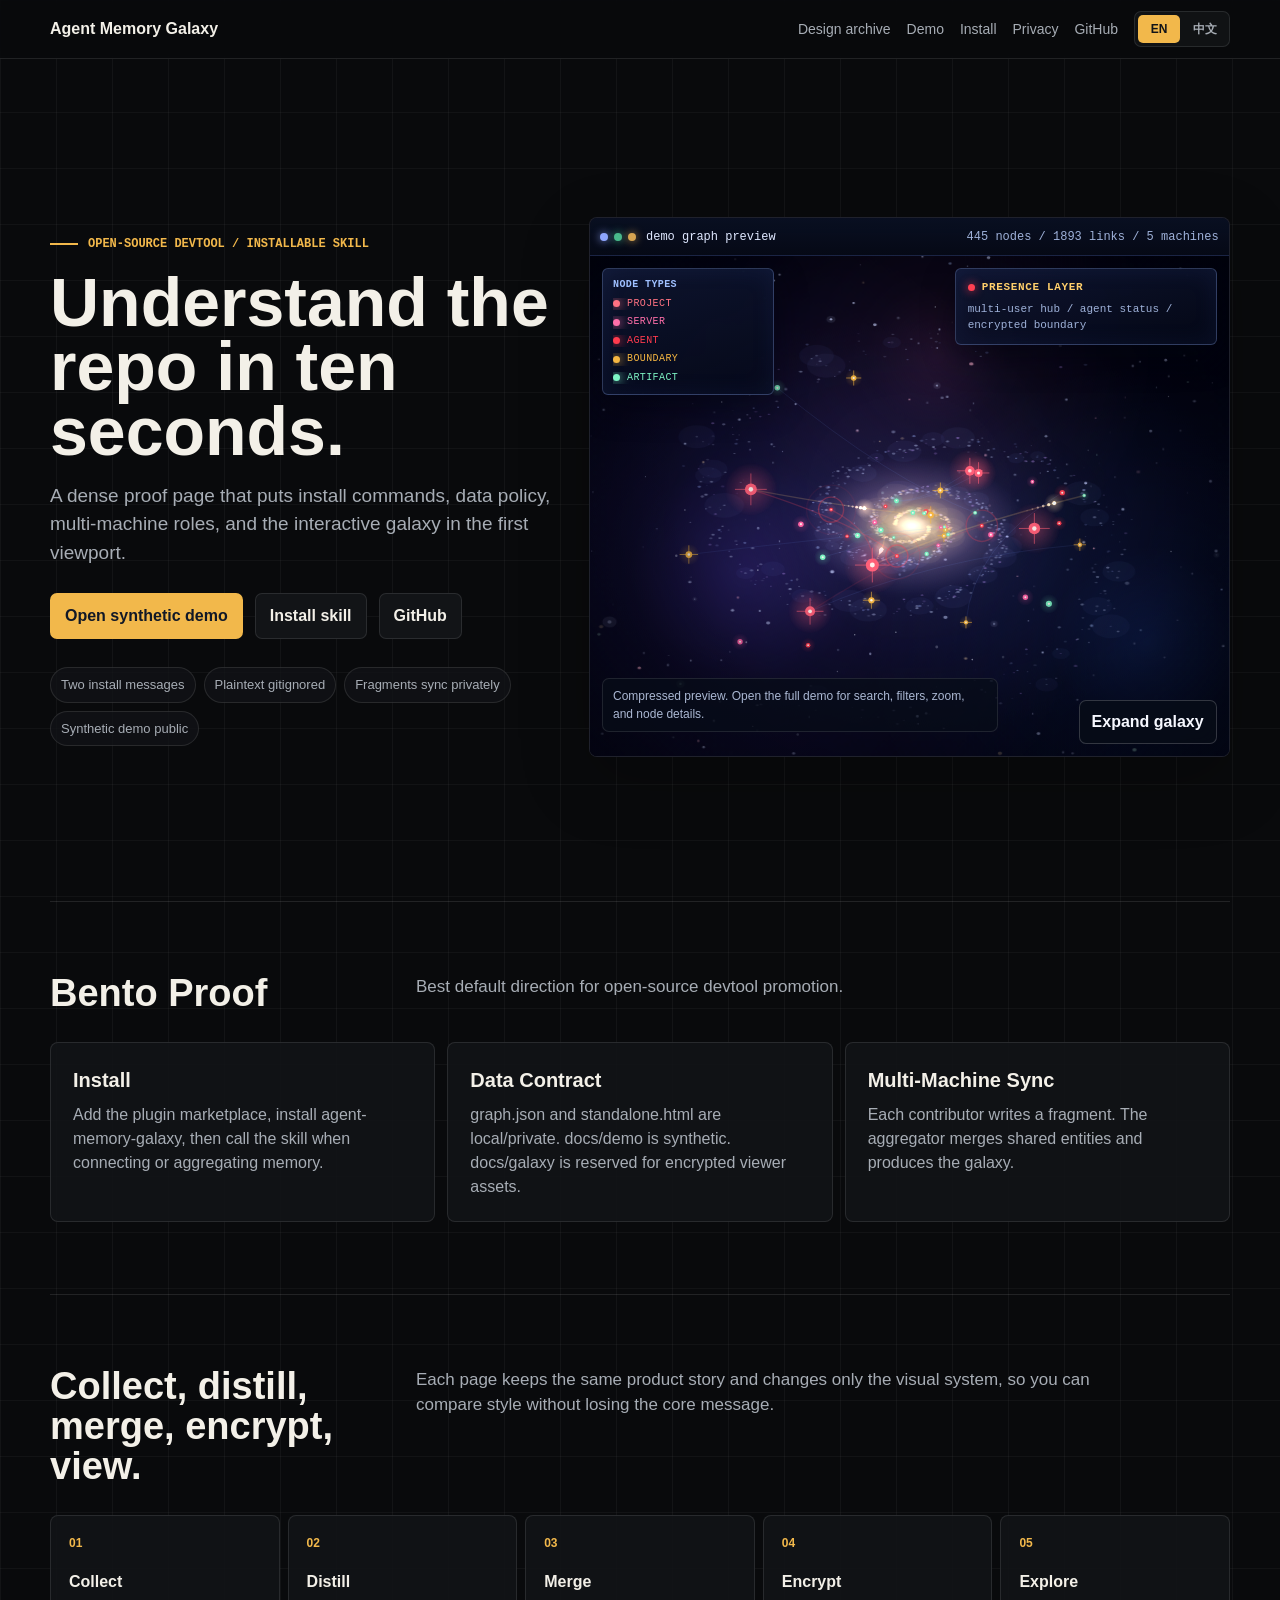
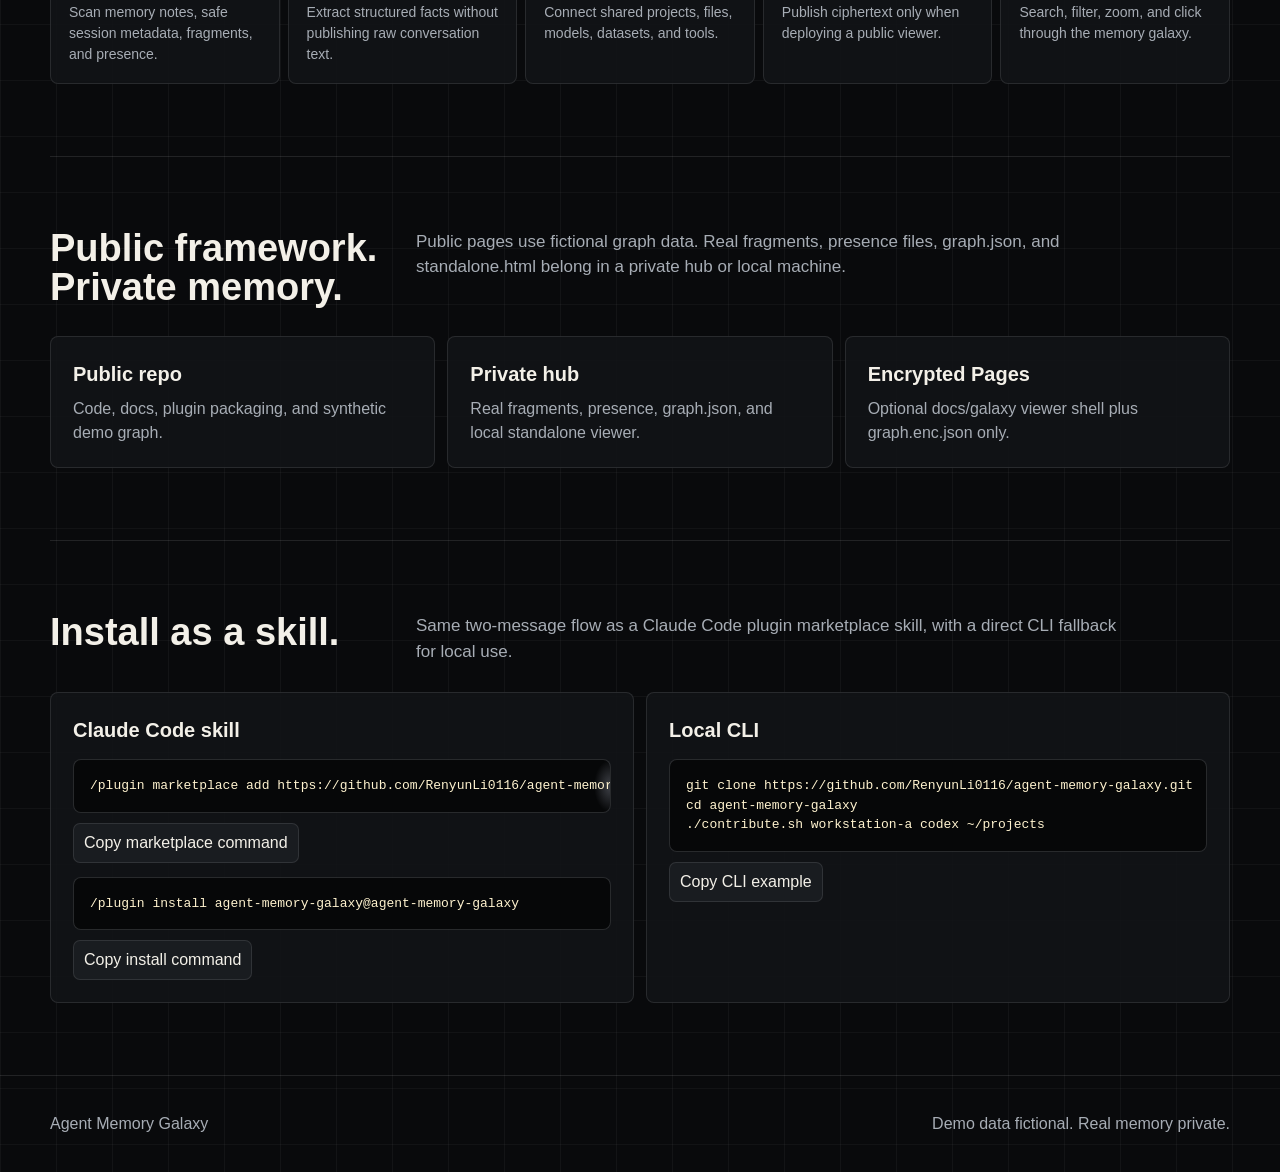
<file: docs/concepts/bento-proof.html>
<!doctype html>
<html lang="en">
<head>
<meta charset="utf-8">
<meta name="viewport" content="width=device-width,initial-scale=1">
<meta name="description" content="Agent Memory Galaxy marketing concept: Bento Proof.">
<title>Bento Proof | Agent Memory Galaxy</title>
<link rel="stylesheet" href="../assets/landing.css">
</head>
<body class="theme-bento">

<nav class="nav">
  <div class="nav-inner">
    <a class="brand" href="../index.html">Agent Memory Galaxy</a>
    <div class="nav-links">
      <a href="index.html" data-i18n="navConcepts">Design archive</a>
      <a href="#preview" data-i18n="navDemo">Demo</a>
      <a href="#install" data-i18n="navInstall" data-nav-install>Install</a>
      <a href="#privacy" data-i18n="navPrivacy">Privacy</a>
      <a href="https://github.com/RenyunLi0116/agent-memory-galaxy">GitHub</a>
      <div class="lang-switch" aria-label="Language">
        <button type="button" data-lang-choice="en">EN</button>
        <button type="button" data-lang-choice="zh">中文</button>
      </div>
    </div>
  </div>
</nav>

<main class="page">
  <section class="hero">
    <div class="hero-copy">
      <div class="kicker">OPEN-SOURCE DEVTOOL / INSTALLABLE SKILL</div>
      <h1>Understand the repo in ten seconds.</h1>
      <p class="lead">A dense proof page that puts install commands, data policy, multi-machine roles, and the interactive galaxy in the first viewport.</p>
      <div class="actions">
        <button class="btn primary" type="button" data-expand-galaxy data-demo-src="../demo/?style=cosmos">Open synthetic demo</button>
        <a class="btn" href="#install">Install skill</a>
        <a class="btn" href="https://github.com/RenyunLi0116/agent-memory-galaxy">GitHub</a>
      </div>
      <div class="proof-row"><span class="pill">Two install messages</span>
<span class="pill">Plaintext gitignored</span>
<span class="pill">Fragments sync privately</span>
<span class="pill">Synthetic demo public</span></div>
    </div>

<div class="galaxy-card" id="preview" data-demo-src="../demo/?style=cosmos" role="button" tabindex="0" aria-label="Expand the interactive Agent Memory Galaxy demo">
  <div class="framebar">
    <span class="lights"><i></i><i></i><i></i></span>
    <span class="mono" data-i18n="previewTitle">demo graph preview</span>
    <span class="status mono" data-preview-status data-nodes="445" data-edges="1893" data-machines="5">445 nodes / 1893 links / 5 machines</span>
  </div>

  <div class="mini-galaxy-preview" data-mini-preview aria-hidden="true">
    <canvas class="mini-canvas" data-mini-canvas></canvas>
    <svg class="mini-map" viewBox="0 0 800 520" preserveAspectRatio="xMidYMid meet">
      <defs>
        <filter id="mini-glow" x="-120%" y="-120%" width="340%" height="340%">
          <feGaussianBlur stdDeviation="3" result="blur" />
          <feMerge><feMergeNode in="blur" /><feMergeNode in="SourceGraphic" /></feMerge>
        </filter>
        <filter id="mini-soft-glow" x="-80%" y="-80%" width="260%" height="260%"><feGaussianBlur stdDeviation="8" /></filter>
      </defs>
      <ellipse class="mini-orbit gold" cx="400" cy="260" rx="244" ry="126" />
      <ellipse class="mini-orbit" cx="400" cy="260" rx="310" ry="166" transform="rotate(-17 400 260)" />
      <path class="mini-coreline" d="M 148 332 C 248 198 350 154 472 204 S 620 356 704 210" />
      <g class="mini-dust-layer"><circle class="mini-dust" cx="120" cy="130" r="1.4" />
<circle class="mini-dust" cx="152" cy="398" r="1.1" />
<circle class="mini-dust" cx="286" cy="114" r="1.2" />
<circle class="mini-dust" cx="368" cy="422" r="1.4" />
<circle class="mini-dust" cx="430" cy="126" r="1.1" />
<circle class="mini-dust" cx="690" cy="150" r="1.5" />
<circle class="mini-dust" cx="706" cy="386" r="1.1" />
<circle class="mini-dust" cx="88" cy="276" r="1.0" />
<circle class="mini-dust" cx="548" cy="92" r="1.0" />
<circle class="mini-dust" cx="610" cy="420" r="1.2" />
<circle class="mini-dust" cx="254" cy="444" r="1.0" />
<circle class="mini-dust" cx="742" cy="264" r="1.2" /></g>
      <g class="mini-links"><line class="mini-edge warm" data-mini-edge data-pair="0-1" x1="384" y1="252" x2="505" y2="178" /><line class="mini-edge" data-mini-edge data-pair="0-2" x1="384" y1="252" x2="232" y2="180" /><line class="mini-edge live" data-mini-edge data-pair="0-4" x1="384" y1="252" x2="330" y2="354" /><line class="mini-edge live" data-mini-edge data-pair="0-5" x1="384" y1="252" x2="468" y2="302" /><line class="mini-edge secure" data-mini-edge data-pair="1-7" x1="505" y1="178" x2="632" y2="220" /><line class="mini-edge secure" data-mini-edge data-pair="2-6" x1="232" y1="180" x2="190" y2="342" /><line class="mini-edge" data-mini-edge data-pair="3-5" x1="586" y1="338" x2="468" y2="302" /><line class="mini-edge warm" data-mini-edge data-pair="4-6" x1="330" y1="354" x2="190" y2="342" /><line class="mini-edge secure" data-mini-edge data-pair="5-7" x1="468" y1="302" x2="632" y2="220" /><line class="mini-edge" data-mini-edge data-pair="1-3" x1="505" y1="178" x2="586" y2="338" /></g>
      <path class="mini-scan" d="M 146 394 C 264 222 406 146 570 206 C 650 236 702 286 724 342" />
      <g class="mini-nodes"><g class="mini-star project" data-mini-node data-index="0" transform="translate(384 252)">
        <circle class="halo" r="36" fill="currentColor" />
        <path class="spike" d="M -26.4 0 H 26.4 M 0 -26.4 V 26.4 M -18.6 -18.6 L 18.6 18.6 M -18.6 18.6 L 18.6 -18.6" />
        <circle class="core" r="12" />
        <circle class="lock" r="20" />
      </g><g class="mini-star project" data-mini-node data-index="1" transform="translate(505 178)">
        <circle class="halo" r="30" fill="currentColor" />
        <path class="spike" d="M -22.0 0 H 22.0 M 0 -22.0 V 22.0 M -15.5 -15.5 L 15.5 15.5 M -15.5 15.5 L 15.5 -15.5" />
        <circle class="core" r="10" />
        <circle class="lock" r="18" />
      </g><g class="mini-star server" data-mini-node data-index="2" transform="translate(232 180)">
        <circle class="halo" r="24" fill="currentColor" />
        <path class="spike" d="M -13.6 0 H 13.6 M 0 -13.6 V 13.6" />
        <circle class="core" r="8" />
        <circle class="lock" r="16" />
      </g><g class="mini-star server" data-mini-node data-index="3" transform="translate(586 338)">
        <circle class="halo" r="24" fill="currentColor" />
        <path class="spike" d="M -13.6 0 H 13.6 M 0 -13.6 V 13.6" />
        <circle class="core" r="8" />
        <circle class="lock" r="16" />
      </g><g class="mini-star agent" data-mini-node data-index="4" transform="translate(330 354)">
        <circle class="halo" r="21" fill="currentColor" />
        <path class="spike" d="M -11.9 0 H 11.9 M 0 -11.9 V 11.9" />
        <circle class="core" r="7" />
        <circle class="lock" r="15" />
      </g><g class="mini-star agent" data-mini-node data-index="5" transform="translate(468 302)">
        <circle class="halo" r="21" fill="currentColor" />
        <path class="spike" d="M -11.9 0 H 11.9 M 0 -11.9 V 11.9" />
        <circle class="core" r="7" />
        <circle class="lock" r="15" />
      </g><g class="mini-star boundary" data-mini-node data-index="6" transform="translate(190 342)">
        <circle class="halo" r="27" fill="currentColor" />
        <path class="spike" d="M -19.8 0 H 19.8 M 0 -19.8 V 19.8 M -14.0 -14.0 L 14.0 14.0 M -14.0 14.0 L 14.0 -14.0" />
        <circle class="core" r="9" />
        <circle class="lock" r="17" />
      </g><g class="mini-star artifact" data-mini-node data-index="7" transform="translate(632 220)">
        <circle class="halo" r="27" fill="currentColor" />
        <path class="spike" d="M -15.3 0 H 15.3 M 0 -15.3 V 15.3" />
        <circle class="core" r="9" />
        <circle class="lock" r="17" />
      </g></g>
    </svg>
    <div class="mini-side"><b data-i18n="miniSideTitle">NODE TYPES</b><span data-mini-type="project" data-i18n="miniProject">Project</span><span data-mini-type="server" data-i18n="miniServer">Server</span><span data-mini-type="agent" data-i18n="miniAgent">Agent</span><span data-mini-type="boundary" data-i18n="miniBoundary">Boundary</span><span data-mini-type="artifact" data-i18n="miniArtifact">Artifact</span></div>
    <div class="mini-readout"><b data-i18n="miniReadoutTitle">PRESENCE LAYER</b><span data-i18n="miniReadout">multi-user hub / agent status / encrypted boundary</span></div>
  </div>
  <p class="preview-note" data-i18n="previewNote">Compressed public preview. Open the full demo for search, filters, zoom, and readouts.</p>
  <button class="expand-galaxy" type="button" data-expand-galaxy data-i18n="expandGalaxy">Expand galaxy</button>
</div>

  </section>

  <section class="section">
    <div class="section-head">
      <h2>Bento Proof</h2>
      <p>Best default direction for open-source devtool promotion.</p>
    </div>
    <div class="grid"><article class="tile"><h3>Install</h3><p>Add the plugin marketplace, install agent-memory-galaxy, then call the skill when connecting or aggregating memory.</p></article>
<article class="tile"><h3>Data Contract</h3><p>graph.json and standalone.html are local/private. docs/demo is synthetic. docs/galaxy is reserved for encrypted viewer assets.</p></article>
<article class="tile"><h3>Multi-Machine Sync</h3><p>Each contributor writes a fragment. The aggregator merges shared entities and produces the galaxy.</p></article></div>
  </section>

  <section class="section">
    <div class="section-head">
      <h2 data-i18n="workflowHeading">Collect, distill, merge, encrypt, view.</h2>
      <p>Each page keeps the same product story and changes only the visual system, so you can compare style without losing the core message.</p>
    </div>
    <div class="pipeline">
      <div class="step"><b>01</b><span>Collect</span><p>Scan memory notes, safe session metadata, fragments, and presence.</p></div>
      <div class="step"><b>02</b><span>Distill</span><p>Extract structured facts without publishing raw conversation text.</p></div>
      <div class="step"><b>03</b><span>Merge</span><p>Connect shared projects, files, models, datasets, and tools.</p></div>
      <div class="step"><b>04</b><span>Encrypt</span><p>Publish ciphertext only when deploying a public viewer.</p></div>
      <div class="step"><b>05</b><span>Explore</span><p>Search, filter, zoom, and click through the memory galaxy.</p></div>
    </div>
  </section>

  <section class="section" id="privacy">
    <div class="section-head">
      <h2 data-i18n="privacyHeading">Public framework. Private memory.</h2>
      <p>Public pages use fictional graph data. Real fragments, presence files, graph.json, and standalone.html belong in a private hub or local machine.</p>
    </div>
    <div class="grid">
      <article class="tile"><h3>Public repo</h3><p>Code, docs, plugin packaging, and synthetic demo graph.</p></article>
      <article class="tile"><h3>Private hub</h3><p>Real fragments, presence, graph.json, and local standalone viewer.</p></article>
      <article class="tile"><h3>Encrypted Pages</h3><p>Optional docs/galaxy viewer shell plus graph.enc.json only.</p></article>
    </div>
  </section>

  <section class="section" id="install">
    <div class="section-head">
      <h2>Install as a skill.</h2>
      <p>Same two-message flow as a Claude Code plugin marketplace skill, with a direct CLI fallback for local use.</p>
    </div>
    <div class="install-grid">
      <article class="tile">
        <h3>Claude Code skill</h3>
        <pre class="code"><code>/plugin marketplace add https://github.com/RenyunLi0116/agent-memory-galaxy</code></pre>
        <button class="copy-btn" type="button" data-copy="/plugin marketplace add https://github.com/RenyunLi0116/agent-memory-galaxy"><span data-i18n="copyMarketplace">Copy marketplace command</span></button>
        <pre class="code"><code>/plugin install agent-memory-galaxy@agent-memory-galaxy</code></pre>
        <button class="copy-btn" type="button" data-copy="/plugin install agent-memory-galaxy@agent-memory-galaxy"><span data-i18n="copyInstall">Copy install command</span></button>
      </article>
      <article class="tile">
        <h3>Local CLI</h3>
        <pre class="code"><code>git clone https://github.com/RenyunLi0116/agent-memory-galaxy.git
cd agent-memory-galaxy
./contribute.sh workstation-a codex ~/projects</code></pre>
        <button class="copy-btn" type="button" data-copy="git clone https://github.com/RenyunLi0116/agent-memory-galaxy.git&#10;cd agent-memory-galaxy&#10;./contribute.sh workstation-a codex ~/projects">Copy CLI example</button>
      </article>
    </div>
  </section>
</main>
<footer class="footer"><div class="page"><span>Agent Memory Galaxy</span><span data-i18n="footerPrivacy">Synthetic demo public. Real memory private.</span></div></footer>

<div class="modal" data-galaxy-modal hidden>
  <div class="modal-panel" role="dialog" aria-modal="true" aria-label="Expanded galaxy demo">
    <div class="modal-head">
      <strong>Agent Memory Galaxy</strong>
      <span class="muted" data-i18n="modalMuted">Demo galaxy. Drag, zoom, filter, and inspect nodes.</span>
      <a class="btn" href="../demo/?style=cosmos" data-demo-link data-i18n="openFullDemo">Open full demo</a>
      <button class="modal-close" type="button" data-modal-close data-i18n="close">Close</button>
    </div>
    <iframe title="Expanded Agent Memory Galaxy demo" src="about:blank"></iframe>
  </div>
</div>

<script src="../assets/landing.js"></script>
</body>
</html>
</file>
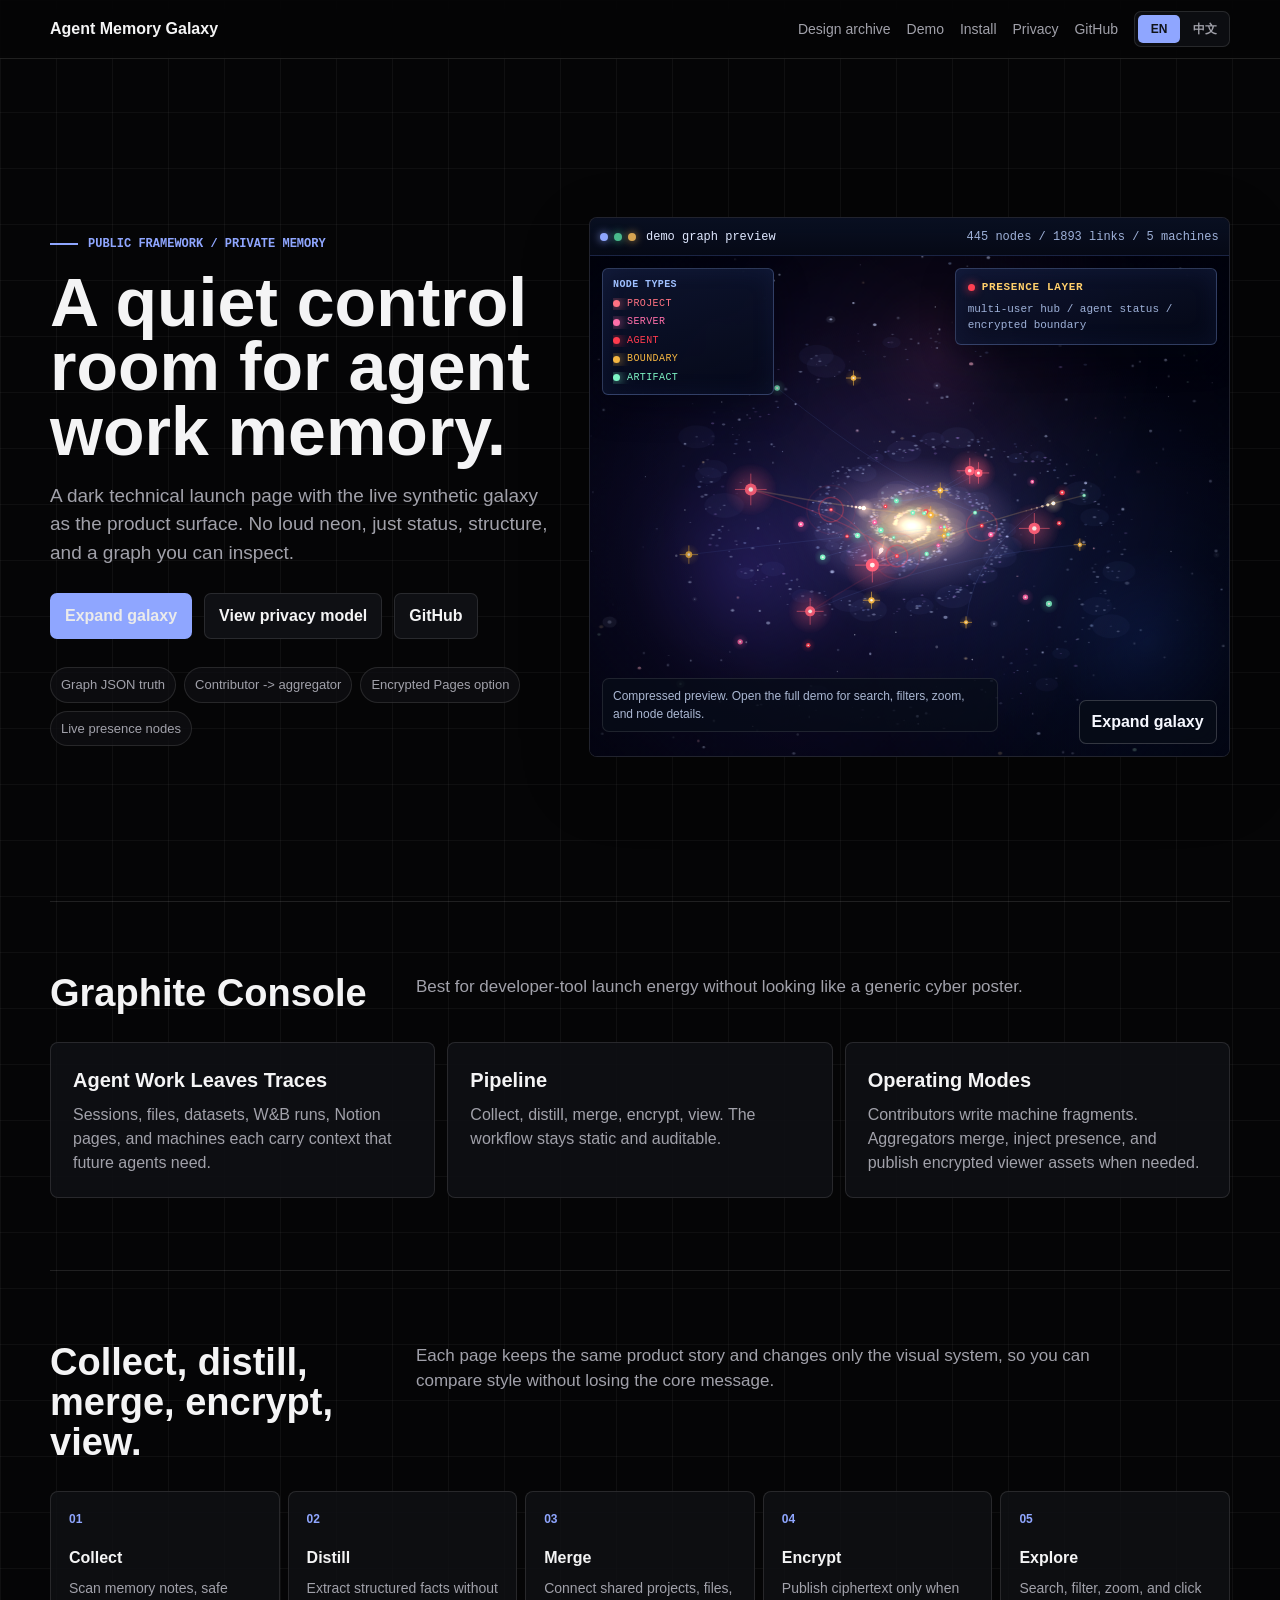
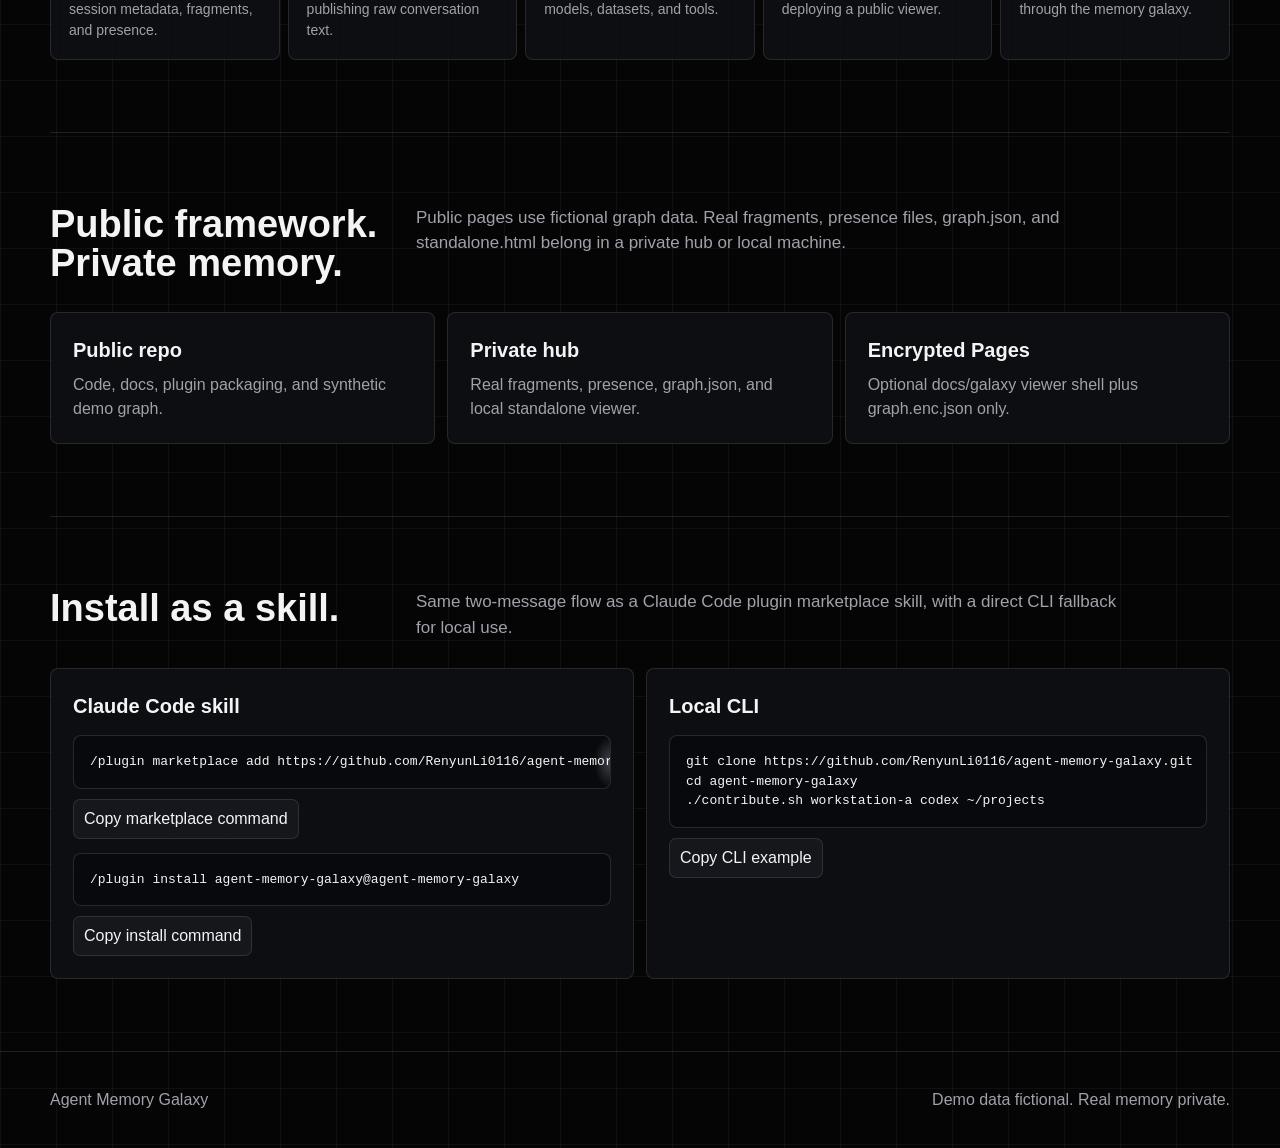
<file: docs/concepts/graphite-console.html>
<!doctype html>
<html lang="en">
<head>
<meta charset="utf-8">
<meta name="viewport" content="width=device-width,initial-scale=1">
<meta name="description" content="Agent Memory Galaxy marketing concept: Graphite Console.">
<title>Graphite Console | Agent Memory Galaxy</title>
<link rel="stylesheet" href="../assets/landing.css">
</head>
<body class="theme-graphite">

<nav class="nav">
  <div class="nav-inner">
    <a class="brand" href="../index.html">Agent Memory Galaxy</a>
    <div class="nav-links">
      <a href="index.html" data-i18n="navConcepts">Design archive</a>
      <a href="#preview" data-i18n="navDemo">Demo</a>
      <a href="#install" data-i18n="navInstall" data-nav-install>Install</a>
      <a href="#privacy" data-i18n="navPrivacy">Privacy</a>
      <a href="https://github.com/RenyunLi0116/agent-memory-galaxy">GitHub</a>
      <div class="lang-switch" aria-label="Language">
        <button type="button" data-lang-choice="en">EN</button>
        <button type="button" data-lang-choice="zh">中文</button>
      </div>
    </div>
  </div>
</nav>

<main class="page">
  <section class="hero">
    <div class="hero-copy">
      <div class="kicker">PUBLIC FRAMEWORK / PRIVATE MEMORY</div>
      <h1>A quiet control room for agent work memory.</h1>
      <p class="lead">A dark technical launch page with the live synthetic galaxy as the product surface. No loud neon, just status, structure, and a graph you can inspect.</p>
      <div class="actions">
        <button class="btn primary" type="button" data-expand-galaxy data-demo-src="../demo/?style=cosmos">Expand galaxy</button>
        <a class="btn" href="#install">View privacy model</a>
        <a class="btn" href="https://github.com/RenyunLi0116/agent-memory-galaxy">GitHub</a>
      </div>
      <div class="proof-row"><span class="pill">Graph JSON truth</span>
<span class="pill">Contributor -&gt; aggregator</span>
<span class="pill">Encrypted Pages option</span>
<span class="pill">Live presence nodes</span></div>
    </div>

<div class="galaxy-card" id="preview" data-demo-src="../demo/?style=cosmos" role="button" tabindex="0" aria-label="Expand the interactive Agent Memory Galaxy demo">
  <div class="framebar">
    <span class="lights"><i></i><i></i><i></i></span>
    <span class="mono" data-i18n="previewTitle">demo graph preview</span>
    <span class="status mono" data-preview-status data-nodes="445" data-edges="1893" data-machines="5">445 nodes / 1893 links / 5 machines</span>
  </div>

  <div class="mini-galaxy-preview" data-mini-preview aria-hidden="true">
    <canvas class="mini-canvas" data-mini-canvas></canvas>
    <svg class="mini-map" viewBox="0 0 800 520" preserveAspectRatio="xMidYMid meet">
      <defs>
        <filter id="mini-glow" x="-120%" y="-120%" width="340%" height="340%">
          <feGaussianBlur stdDeviation="3" result="blur" />
          <feMerge><feMergeNode in="blur" /><feMergeNode in="SourceGraphic" /></feMerge>
        </filter>
        <filter id="mini-soft-glow" x="-80%" y="-80%" width="260%" height="260%"><feGaussianBlur stdDeviation="8" /></filter>
      </defs>
      <ellipse class="mini-orbit gold" cx="400" cy="260" rx="244" ry="126" />
      <ellipse class="mini-orbit" cx="400" cy="260" rx="310" ry="166" transform="rotate(-17 400 260)" />
      <path class="mini-coreline" d="M 148 332 C 248 198 350 154 472 204 S 620 356 704 210" />
      <g class="mini-dust-layer"><circle class="mini-dust" cx="120" cy="130" r="1.4" />
<circle class="mini-dust" cx="152" cy="398" r="1.1" />
<circle class="mini-dust" cx="286" cy="114" r="1.2" />
<circle class="mini-dust" cx="368" cy="422" r="1.4" />
<circle class="mini-dust" cx="430" cy="126" r="1.1" />
<circle class="mini-dust" cx="690" cy="150" r="1.5" />
<circle class="mini-dust" cx="706" cy="386" r="1.1" />
<circle class="mini-dust" cx="88" cy="276" r="1.0" />
<circle class="mini-dust" cx="548" cy="92" r="1.0" />
<circle class="mini-dust" cx="610" cy="420" r="1.2" />
<circle class="mini-dust" cx="254" cy="444" r="1.0" />
<circle class="mini-dust" cx="742" cy="264" r="1.2" /></g>
      <g class="mini-links"><line class="mini-edge warm" data-mini-edge data-pair="0-1" x1="384" y1="252" x2="505" y2="178" /><line class="mini-edge" data-mini-edge data-pair="0-2" x1="384" y1="252" x2="232" y2="180" /><line class="mini-edge live" data-mini-edge data-pair="0-4" x1="384" y1="252" x2="330" y2="354" /><line class="mini-edge live" data-mini-edge data-pair="0-5" x1="384" y1="252" x2="468" y2="302" /><line class="mini-edge secure" data-mini-edge data-pair="1-7" x1="505" y1="178" x2="632" y2="220" /><line class="mini-edge secure" data-mini-edge data-pair="2-6" x1="232" y1="180" x2="190" y2="342" /><line class="mini-edge" data-mini-edge data-pair="3-5" x1="586" y1="338" x2="468" y2="302" /><line class="mini-edge warm" data-mini-edge data-pair="4-6" x1="330" y1="354" x2="190" y2="342" /><line class="mini-edge secure" data-mini-edge data-pair="5-7" x1="468" y1="302" x2="632" y2="220" /><line class="mini-edge" data-mini-edge data-pair="1-3" x1="505" y1="178" x2="586" y2="338" /></g>
      <path class="mini-scan" d="M 146 394 C 264 222 406 146 570 206 C 650 236 702 286 724 342" />
      <g class="mini-nodes"><g class="mini-star project" data-mini-node data-index="0" transform="translate(384 252)">
        <circle class="halo" r="36" fill="currentColor" />
        <path class="spike" d="M -26.4 0 H 26.4 M 0 -26.4 V 26.4 M -18.6 -18.6 L 18.6 18.6 M -18.6 18.6 L 18.6 -18.6" />
        <circle class="core" r="12" />
        <circle class="lock" r="20" />
      </g><g class="mini-star project" data-mini-node data-index="1" transform="translate(505 178)">
        <circle class="halo" r="30" fill="currentColor" />
        <path class="spike" d="M -22.0 0 H 22.0 M 0 -22.0 V 22.0 M -15.5 -15.5 L 15.5 15.5 M -15.5 15.5 L 15.5 -15.5" />
        <circle class="core" r="10" />
        <circle class="lock" r="18" />
      </g><g class="mini-star server" data-mini-node data-index="2" transform="translate(232 180)">
        <circle class="halo" r="24" fill="currentColor" />
        <path class="spike" d="M -13.6 0 H 13.6 M 0 -13.6 V 13.6" />
        <circle class="core" r="8" />
        <circle class="lock" r="16" />
      </g><g class="mini-star server" data-mini-node data-index="3" transform="translate(586 338)">
        <circle class="halo" r="24" fill="currentColor" />
        <path class="spike" d="M -13.6 0 H 13.6 M 0 -13.6 V 13.6" />
        <circle class="core" r="8" />
        <circle class="lock" r="16" />
      </g><g class="mini-star agent" data-mini-node data-index="4" transform="translate(330 354)">
        <circle class="halo" r="21" fill="currentColor" />
        <path class="spike" d="M -11.9 0 H 11.9 M 0 -11.9 V 11.9" />
        <circle class="core" r="7" />
        <circle class="lock" r="15" />
      </g><g class="mini-star agent" data-mini-node data-index="5" transform="translate(468 302)">
        <circle class="halo" r="21" fill="currentColor" />
        <path class="spike" d="M -11.9 0 H 11.9 M 0 -11.9 V 11.9" />
        <circle class="core" r="7" />
        <circle class="lock" r="15" />
      </g><g class="mini-star boundary" data-mini-node data-index="6" transform="translate(190 342)">
        <circle class="halo" r="27" fill="currentColor" />
        <path class="spike" d="M -19.8 0 H 19.8 M 0 -19.8 V 19.8 M -14.0 -14.0 L 14.0 14.0 M -14.0 14.0 L 14.0 -14.0" />
        <circle class="core" r="9" />
        <circle class="lock" r="17" />
      </g><g class="mini-star artifact" data-mini-node data-index="7" transform="translate(632 220)">
        <circle class="halo" r="27" fill="currentColor" />
        <path class="spike" d="M -15.3 0 H 15.3 M 0 -15.3 V 15.3" />
        <circle class="core" r="9" />
        <circle class="lock" r="17" />
      </g></g>
    </svg>
    <div class="mini-side"><b data-i18n="miniSideTitle">NODE TYPES</b><span data-mini-type="project" data-i18n="miniProject">Project</span><span data-mini-type="server" data-i18n="miniServer">Server</span><span data-mini-type="agent" data-i18n="miniAgent">Agent</span><span data-mini-type="boundary" data-i18n="miniBoundary">Boundary</span><span data-mini-type="artifact" data-i18n="miniArtifact">Artifact</span></div>
    <div class="mini-readout"><b data-i18n="miniReadoutTitle">PRESENCE LAYER</b><span data-i18n="miniReadout">multi-user hub / agent status / encrypted boundary</span></div>
  </div>
  <p class="preview-note" data-i18n="previewNote">Compressed public preview. Open the full demo for search, filters, zoom, and readouts.</p>
  <button class="expand-galaxy" type="button" data-expand-galaxy data-i18n="expandGalaxy">Expand galaxy</button>
</div>

  </section>

  <section class="section">
    <div class="section-head">
      <h2>Graphite Console</h2>
      <p>Best for developer-tool launch energy without looking like a generic cyber poster.</p>
    </div>
    <div class="grid"><article class="tile"><h3>Agent Work Leaves Traces</h3><p>Sessions, files, datasets, W&amp;B runs, Notion pages, and machines each carry context that future agents need.</p></article>
<article class="tile"><h3>Pipeline</h3><p>Collect, distill, merge, encrypt, view. The workflow stays static and auditable.</p></article>
<article class="tile"><h3>Operating Modes</h3><p>Contributors write machine fragments. Aggregators merge, inject presence, and publish encrypted viewer assets when needed.</p></article></div>
  </section>

  <section class="section">
    <div class="section-head">
      <h2 data-i18n="workflowHeading">Collect, distill, merge, encrypt, view.</h2>
      <p>Each page keeps the same product story and changes only the visual system, so you can compare style without losing the core message.</p>
    </div>
    <div class="pipeline">
      <div class="step"><b>01</b><span>Collect</span><p>Scan memory notes, safe session metadata, fragments, and presence.</p></div>
      <div class="step"><b>02</b><span>Distill</span><p>Extract structured facts without publishing raw conversation text.</p></div>
      <div class="step"><b>03</b><span>Merge</span><p>Connect shared projects, files, models, datasets, and tools.</p></div>
      <div class="step"><b>04</b><span>Encrypt</span><p>Publish ciphertext only when deploying a public viewer.</p></div>
      <div class="step"><b>05</b><span>Explore</span><p>Search, filter, zoom, and click through the memory galaxy.</p></div>
    </div>
  </section>

  <section class="section" id="privacy">
    <div class="section-head">
      <h2 data-i18n="privacyHeading">Public framework. Private memory.</h2>
      <p>Public pages use fictional graph data. Real fragments, presence files, graph.json, and standalone.html belong in a private hub or local machine.</p>
    </div>
    <div class="grid">
      <article class="tile"><h3>Public repo</h3><p>Code, docs, plugin packaging, and synthetic demo graph.</p></article>
      <article class="tile"><h3>Private hub</h3><p>Real fragments, presence, graph.json, and local standalone viewer.</p></article>
      <article class="tile"><h3>Encrypted Pages</h3><p>Optional docs/galaxy viewer shell plus graph.enc.json only.</p></article>
    </div>
  </section>

  <section class="section" id="install">
    <div class="section-head">
      <h2>Install as a skill.</h2>
      <p>Same two-message flow as a Claude Code plugin marketplace skill, with a direct CLI fallback for local use.</p>
    </div>
    <div class="install-grid">
      <article class="tile">
        <h3>Claude Code skill</h3>
        <pre class="code"><code>/plugin marketplace add https://github.com/RenyunLi0116/agent-memory-galaxy</code></pre>
        <button class="copy-btn" type="button" data-copy="/plugin marketplace add https://github.com/RenyunLi0116/agent-memory-galaxy"><span data-i18n="copyMarketplace">Copy marketplace command</span></button>
        <pre class="code"><code>/plugin install agent-memory-galaxy@agent-memory-galaxy</code></pre>
        <button class="copy-btn" type="button" data-copy="/plugin install agent-memory-galaxy@agent-memory-galaxy"><span data-i18n="copyInstall">Copy install command</span></button>
      </article>
      <article class="tile">
        <h3>Local CLI</h3>
        <pre class="code"><code>git clone https://github.com/RenyunLi0116/agent-memory-galaxy.git
cd agent-memory-galaxy
./contribute.sh workstation-a codex ~/projects</code></pre>
        <button class="copy-btn" type="button" data-copy="git clone https://github.com/RenyunLi0116/agent-memory-galaxy.git&#10;cd agent-memory-galaxy&#10;./contribute.sh workstation-a codex ~/projects">Copy CLI example</button>
      </article>
    </div>
  </section>
</main>
<footer class="footer"><div class="page"><span>Agent Memory Galaxy</span><span data-i18n="footerPrivacy">Synthetic demo public. Real memory private.</span></div></footer>

<div class="modal" data-galaxy-modal hidden>
  <div class="modal-panel" role="dialog" aria-modal="true" aria-label="Expanded galaxy demo">
    <div class="modal-head">
      <strong>Agent Memory Galaxy</strong>
      <span class="muted" data-i18n="modalMuted">Demo galaxy. Drag, zoom, filter, and inspect nodes.</span>
      <a class="btn" href="../demo/?style=cosmos" data-demo-link data-i18n="openFullDemo">Open full demo</a>
      <button class="modal-close" type="button" data-modal-close data-i18n="close">Close</button>
    </div>
    <iframe title="Expanded Agent Memory Galaxy demo" src="about:blank"></iframe>
  </div>
</div>

<script src="../assets/landing.js"></script>
</body>
</html>
</file>
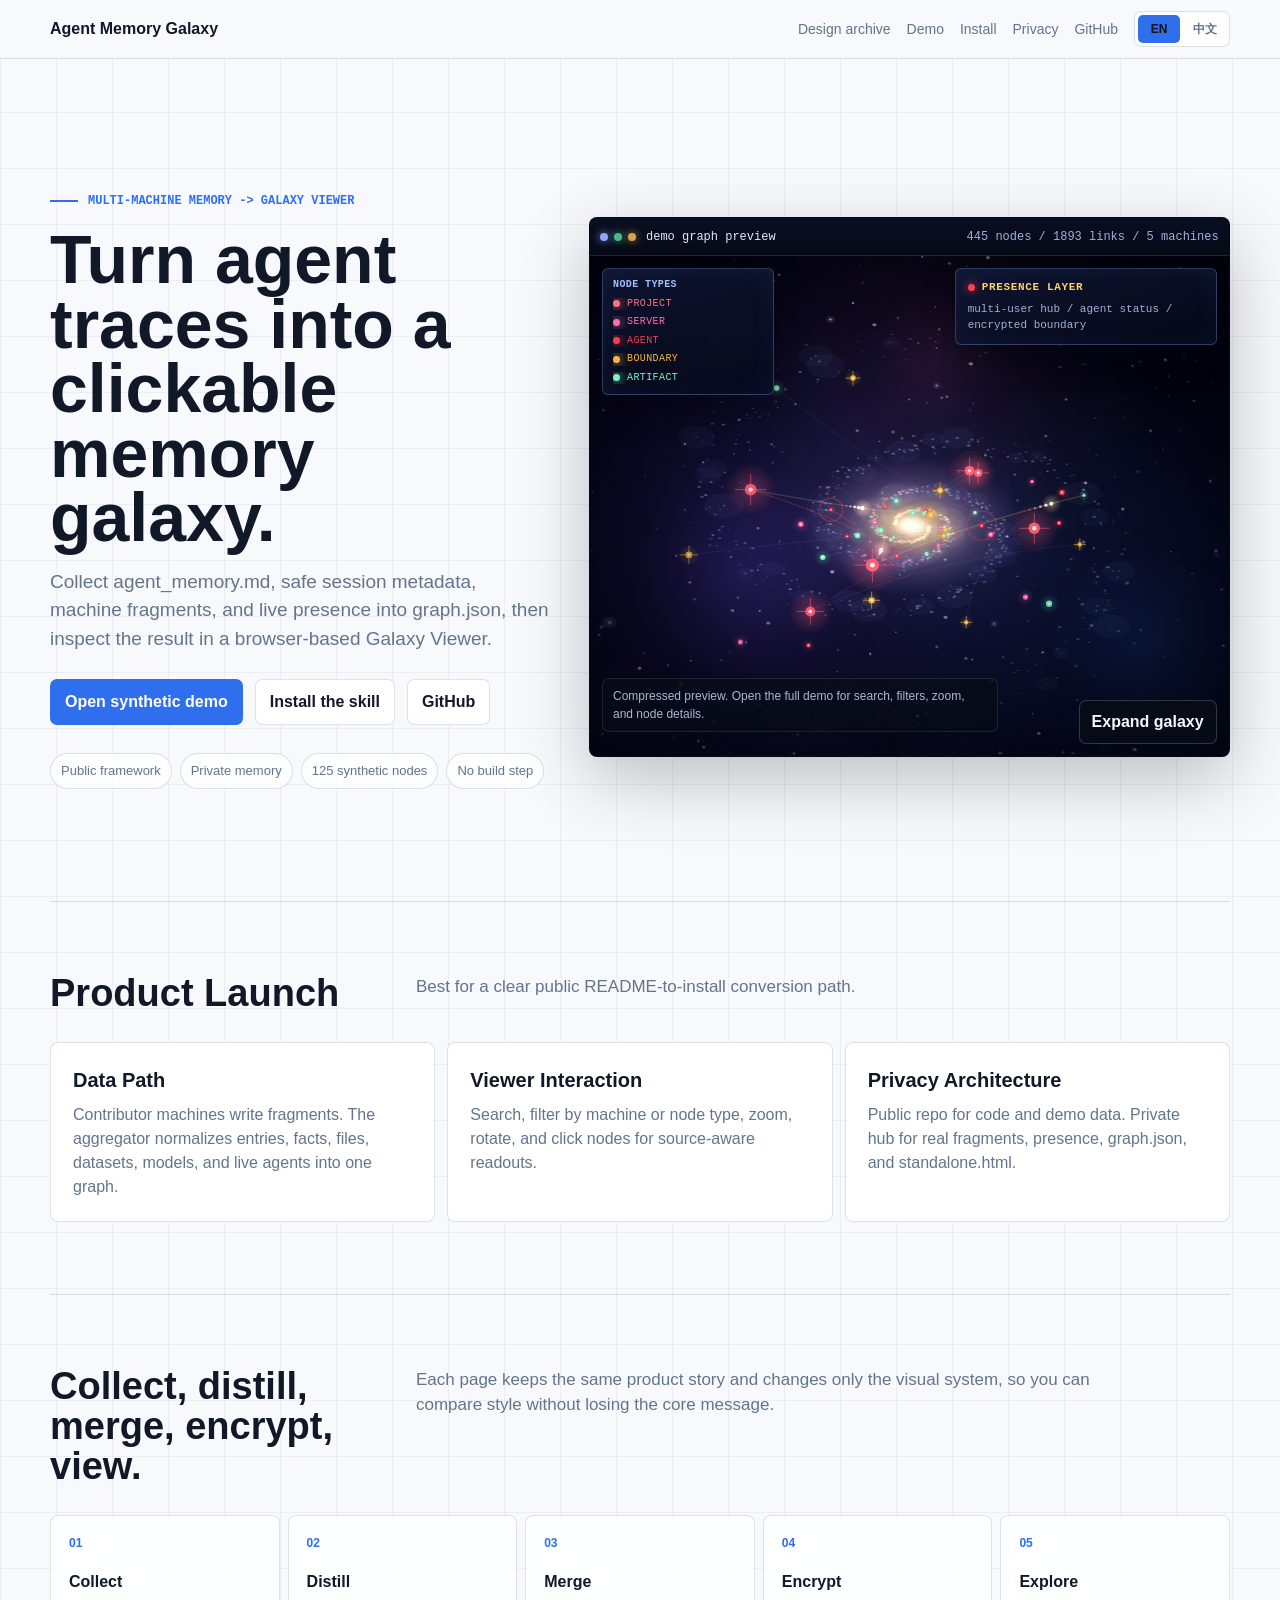
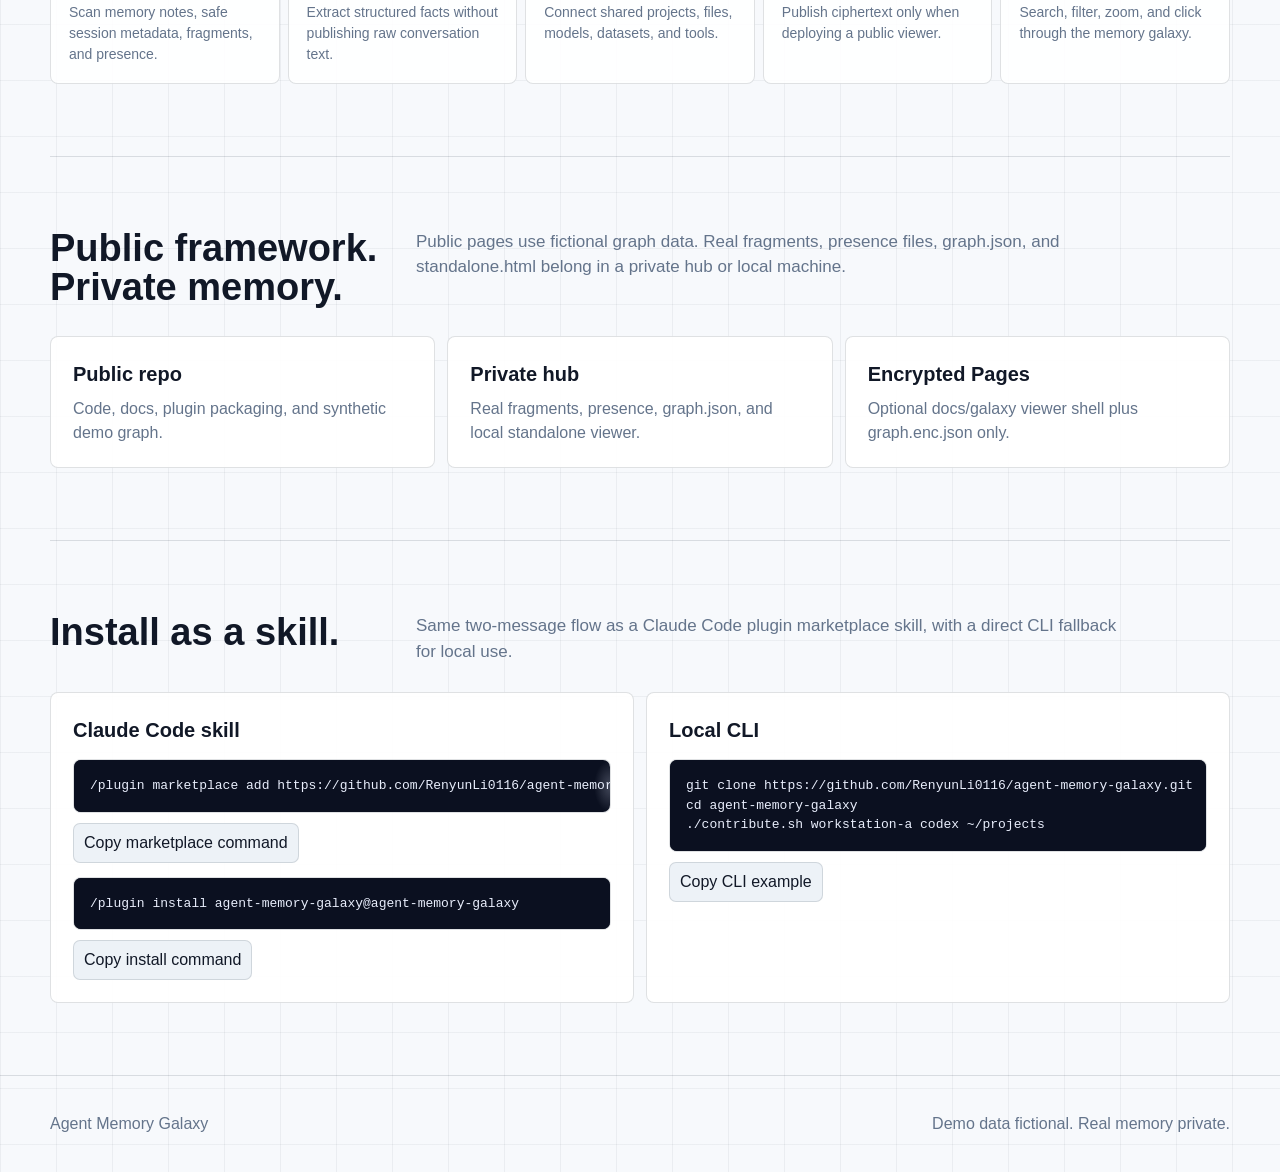
<file: docs/concepts/product-launch.html>
<!doctype html>
<html lang="en">
<head>
<meta charset="utf-8">
<meta name="viewport" content="width=device-width,initial-scale=1">
<meta name="description" content="Agent Memory Galaxy marketing concept: Product Launch.">
<title>Product Launch | Agent Memory Galaxy</title>
<link rel="stylesheet" href="../assets/landing.css">
</head>
<body class="theme-product">

<nav class="nav">
  <div class="nav-inner">
    <a class="brand" href="../index.html">Agent Memory Galaxy</a>
    <div class="nav-links">
      <a href="index.html" data-i18n="navConcepts">Design archive</a>
      <a href="#preview" data-i18n="navDemo">Demo</a>
      <a href="#install" data-i18n="navInstall" data-nav-install>Install</a>
      <a href="#privacy" data-i18n="navPrivacy">Privacy</a>
      <a href="https://github.com/RenyunLi0116/agent-memory-galaxy">GitHub</a>
      <div class="lang-switch" aria-label="Language">
        <button type="button" data-lang-choice="en">EN</button>
        <button type="button" data-lang-choice="zh">中文</button>
      </div>
    </div>
  </div>
</nav>

<main class="page">
  <section class="hero">
    <div class="hero-copy">
      <div class="kicker">MULTI-MACHINE MEMORY -&gt; GALAXY VIEWER</div>
      <h1>Turn agent traces into a clickable memory galaxy.</h1>
      <p class="lead">Collect agent_memory.md, safe session metadata, machine fragments, and live presence into graph.json, then inspect the result in a browser-based Galaxy Viewer.</p>
      <div class="actions">
        <button class="btn primary" type="button" data-expand-galaxy data-demo-src="../demo/?style=cosmos">Open synthetic demo</button>
        <a class="btn" href="#install">Install the skill</a>
        <a class="btn" href="https://github.com/RenyunLi0116/agent-memory-galaxy">GitHub</a>
      </div>
      <div class="proof-row"><span class="pill">Public framework</span>
<span class="pill">Private memory</span>
<span class="pill">125 synthetic nodes</span>
<span class="pill">No build step</span></div>
    </div>

<div class="galaxy-card" id="preview" data-demo-src="../demo/?style=cosmos" role="button" tabindex="0" aria-label="Expand the interactive Agent Memory Galaxy demo">
  <div class="framebar">
    <span class="lights"><i></i><i></i><i></i></span>
    <span class="mono" data-i18n="previewTitle">demo graph preview</span>
    <span class="status mono" data-preview-status data-nodes="445" data-edges="1893" data-machines="5">445 nodes / 1893 links / 5 machines</span>
  </div>

  <div class="mini-galaxy-preview" data-mini-preview aria-hidden="true">
    <canvas class="mini-canvas" data-mini-canvas></canvas>
    <svg class="mini-map" viewBox="0 0 800 520" preserveAspectRatio="xMidYMid meet">
      <defs>
        <filter id="mini-glow" x="-120%" y="-120%" width="340%" height="340%">
          <feGaussianBlur stdDeviation="3" result="blur" />
          <feMerge><feMergeNode in="blur" /><feMergeNode in="SourceGraphic" /></feMerge>
        </filter>
        <filter id="mini-soft-glow" x="-80%" y="-80%" width="260%" height="260%"><feGaussianBlur stdDeviation="8" /></filter>
      </defs>
      <ellipse class="mini-orbit gold" cx="400" cy="260" rx="244" ry="126" />
      <ellipse class="mini-orbit" cx="400" cy="260" rx="310" ry="166" transform="rotate(-17 400 260)" />
      <path class="mini-coreline" d="M 148 332 C 248 198 350 154 472 204 S 620 356 704 210" />
      <g class="mini-dust-layer"><circle class="mini-dust" cx="120" cy="130" r="1.4" />
<circle class="mini-dust" cx="152" cy="398" r="1.1" />
<circle class="mini-dust" cx="286" cy="114" r="1.2" />
<circle class="mini-dust" cx="368" cy="422" r="1.4" />
<circle class="mini-dust" cx="430" cy="126" r="1.1" />
<circle class="mini-dust" cx="690" cy="150" r="1.5" />
<circle class="mini-dust" cx="706" cy="386" r="1.1" />
<circle class="mini-dust" cx="88" cy="276" r="1.0" />
<circle class="mini-dust" cx="548" cy="92" r="1.0" />
<circle class="mini-dust" cx="610" cy="420" r="1.2" />
<circle class="mini-dust" cx="254" cy="444" r="1.0" />
<circle class="mini-dust" cx="742" cy="264" r="1.2" /></g>
      <g class="mini-links"><line class="mini-edge warm" data-mini-edge data-pair="0-1" x1="384" y1="252" x2="505" y2="178" /><line class="mini-edge" data-mini-edge data-pair="0-2" x1="384" y1="252" x2="232" y2="180" /><line class="mini-edge live" data-mini-edge data-pair="0-4" x1="384" y1="252" x2="330" y2="354" /><line class="mini-edge live" data-mini-edge data-pair="0-5" x1="384" y1="252" x2="468" y2="302" /><line class="mini-edge secure" data-mini-edge data-pair="1-7" x1="505" y1="178" x2="632" y2="220" /><line class="mini-edge secure" data-mini-edge data-pair="2-6" x1="232" y1="180" x2="190" y2="342" /><line class="mini-edge" data-mini-edge data-pair="3-5" x1="586" y1="338" x2="468" y2="302" /><line class="mini-edge warm" data-mini-edge data-pair="4-6" x1="330" y1="354" x2="190" y2="342" /><line class="mini-edge secure" data-mini-edge data-pair="5-7" x1="468" y1="302" x2="632" y2="220" /><line class="mini-edge" data-mini-edge data-pair="1-3" x1="505" y1="178" x2="586" y2="338" /></g>
      <path class="mini-scan" d="M 146 394 C 264 222 406 146 570 206 C 650 236 702 286 724 342" />
      <g class="mini-nodes"><g class="mini-star project" data-mini-node data-index="0" transform="translate(384 252)">
        <circle class="halo" r="36" fill="currentColor" />
        <path class="spike" d="M -26.4 0 H 26.4 M 0 -26.4 V 26.4 M -18.6 -18.6 L 18.6 18.6 M -18.6 18.6 L 18.6 -18.6" />
        <circle class="core" r="12" />
        <circle class="lock" r="20" />
      </g><g class="mini-star project" data-mini-node data-index="1" transform="translate(505 178)">
        <circle class="halo" r="30" fill="currentColor" />
        <path class="spike" d="M -22.0 0 H 22.0 M 0 -22.0 V 22.0 M -15.5 -15.5 L 15.5 15.5 M -15.5 15.5 L 15.5 -15.5" />
        <circle class="core" r="10" />
        <circle class="lock" r="18" />
      </g><g class="mini-star server" data-mini-node data-index="2" transform="translate(232 180)">
        <circle class="halo" r="24" fill="currentColor" />
        <path class="spike" d="M -13.6 0 H 13.6 M 0 -13.6 V 13.6" />
        <circle class="core" r="8" />
        <circle class="lock" r="16" />
      </g><g class="mini-star server" data-mini-node data-index="3" transform="translate(586 338)">
        <circle class="halo" r="24" fill="currentColor" />
        <path class="spike" d="M -13.6 0 H 13.6 M 0 -13.6 V 13.6" />
        <circle class="core" r="8" />
        <circle class="lock" r="16" />
      </g><g class="mini-star agent" data-mini-node data-index="4" transform="translate(330 354)">
        <circle class="halo" r="21" fill="currentColor" />
        <path class="spike" d="M -11.9 0 H 11.9 M 0 -11.9 V 11.9" />
        <circle class="core" r="7" />
        <circle class="lock" r="15" />
      </g><g class="mini-star agent" data-mini-node data-index="5" transform="translate(468 302)">
        <circle class="halo" r="21" fill="currentColor" />
        <path class="spike" d="M -11.9 0 H 11.9 M 0 -11.9 V 11.9" />
        <circle class="core" r="7" />
        <circle class="lock" r="15" />
      </g><g class="mini-star boundary" data-mini-node data-index="6" transform="translate(190 342)">
        <circle class="halo" r="27" fill="currentColor" />
        <path class="spike" d="M -19.8 0 H 19.8 M 0 -19.8 V 19.8 M -14.0 -14.0 L 14.0 14.0 M -14.0 14.0 L 14.0 -14.0" />
        <circle class="core" r="9" />
        <circle class="lock" r="17" />
      </g><g class="mini-star artifact" data-mini-node data-index="7" transform="translate(632 220)">
        <circle class="halo" r="27" fill="currentColor" />
        <path class="spike" d="M -15.3 0 H 15.3 M 0 -15.3 V 15.3" />
        <circle class="core" r="9" />
        <circle class="lock" r="17" />
      </g></g>
    </svg>
    <div class="mini-side"><b data-i18n="miniSideTitle">NODE TYPES</b><span data-mini-type="project" data-i18n="miniProject">Project</span><span data-mini-type="server" data-i18n="miniServer">Server</span><span data-mini-type="agent" data-i18n="miniAgent">Agent</span><span data-mini-type="boundary" data-i18n="miniBoundary">Boundary</span><span data-mini-type="artifact" data-i18n="miniArtifact">Artifact</span></div>
    <div class="mini-readout"><b data-i18n="miniReadoutTitle">PRESENCE LAYER</b><span data-i18n="miniReadout">multi-user hub / agent status / encrypted boundary</span></div>
  </div>
  <p class="preview-note" data-i18n="previewNote">Compressed public preview. Open the full demo for search, filters, zoom, and readouts.</p>
  <button class="expand-galaxy" type="button" data-expand-galaxy data-i18n="expandGalaxy">Expand galaxy</button>
</div>

  </section>

  <section class="section">
    <div class="section-head">
      <h2>Product Launch</h2>
      <p>Best for a clear public README-to-install conversion path.</p>
    </div>
    <div class="grid"><article class="tile"><h3>Data Path</h3><p>Contributor machines write fragments. The aggregator normalizes entries, facts, files, datasets, models, and live agents into one graph.</p></article>
<article class="tile"><h3>Viewer Interaction</h3><p>Search, filter by machine or node type, zoom, rotate, and click nodes for source-aware readouts.</p></article>
<article class="tile"><h3>Privacy Architecture</h3><p>Public repo for code and demo data. Private hub for real fragments, presence, graph.json, and standalone.html.</p></article></div>
  </section>

  <section class="section">
    <div class="section-head">
      <h2 data-i18n="workflowHeading">Collect, distill, merge, encrypt, view.</h2>
      <p>Each page keeps the same product story and changes only the visual system, so you can compare style without losing the core message.</p>
    </div>
    <div class="pipeline">
      <div class="step"><b>01</b><span>Collect</span><p>Scan memory notes, safe session metadata, fragments, and presence.</p></div>
      <div class="step"><b>02</b><span>Distill</span><p>Extract structured facts without publishing raw conversation text.</p></div>
      <div class="step"><b>03</b><span>Merge</span><p>Connect shared projects, files, models, datasets, and tools.</p></div>
      <div class="step"><b>04</b><span>Encrypt</span><p>Publish ciphertext only when deploying a public viewer.</p></div>
      <div class="step"><b>05</b><span>Explore</span><p>Search, filter, zoom, and click through the memory galaxy.</p></div>
    </div>
  </section>

  <section class="section" id="privacy">
    <div class="section-head">
      <h2 data-i18n="privacyHeading">Public framework. Private memory.</h2>
      <p>Public pages use fictional graph data. Real fragments, presence files, graph.json, and standalone.html belong in a private hub or local machine.</p>
    </div>
    <div class="grid">
      <article class="tile"><h3>Public repo</h3><p>Code, docs, plugin packaging, and synthetic demo graph.</p></article>
      <article class="tile"><h3>Private hub</h3><p>Real fragments, presence, graph.json, and local standalone viewer.</p></article>
      <article class="tile"><h3>Encrypted Pages</h3><p>Optional docs/galaxy viewer shell plus graph.enc.json only.</p></article>
    </div>
  </section>

  <section class="section" id="install">
    <div class="section-head">
      <h2>Install as a skill.</h2>
      <p>Same two-message flow as a Claude Code plugin marketplace skill, with a direct CLI fallback for local use.</p>
    </div>
    <div class="install-grid">
      <article class="tile">
        <h3>Claude Code skill</h3>
        <pre class="code"><code>/plugin marketplace add https://github.com/RenyunLi0116/agent-memory-galaxy</code></pre>
        <button class="copy-btn" type="button" data-copy="/plugin marketplace add https://github.com/RenyunLi0116/agent-memory-galaxy"><span data-i18n="copyMarketplace">Copy marketplace command</span></button>
        <pre class="code"><code>/plugin install agent-memory-galaxy@agent-memory-galaxy</code></pre>
        <button class="copy-btn" type="button" data-copy="/plugin install agent-memory-galaxy@agent-memory-galaxy"><span data-i18n="copyInstall">Copy install command</span></button>
      </article>
      <article class="tile">
        <h3>Local CLI</h3>
        <pre class="code"><code>git clone https://github.com/RenyunLi0116/agent-memory-galaxy.git
cd agent-memory-galaxy
./contribute.sh workstation-a codex ~/projects</code></pre>
        <button class="copy-btn" type="button" data-copy="git clone https://github.com/RenyunLi0116/agent-memory-galaxy.git&#10;cd agent-memory-galaxy&#10;./contribute.sh workstation-a codex ~/projects">Copy CLI example</button>
      </article>
    </div>
  </section>
</main>
<footer class="footer"><div class="page"><span>Agent Memory Galaxy</span><span data-i18n="footerPrivacy">Synthetic demo public. Real memory private.</span></div></footer>

<div class="modal" data-galaxy-modal hidden>
  <div class="modal-panel" role="dialog" aria-modal="true" aria-label="Expanded galaxy demo">
    <div class="modal-head">
      <strong>Agent Memory Galaxy</strong>
      <span class="muted" data-i18n="modalMuted">Demo galaxy. Drag, zoom, filter, and inspect nodes.</span>
      <a class="btn" href="../demo/?style=cosmos" data-demo-link data-i18n="openFullDemo">Open full demo</a>
      <button class="modal-close" type="button" data-modal-close data-i18n="close">Close</button>
    </div>
    <iframe title="Expanded Agent Memory Galaxy demo" src="about:blank"></iframe>
  </div>
</div>

<script src="../assets/landing.js"></script>
</body>
</html>
</file>
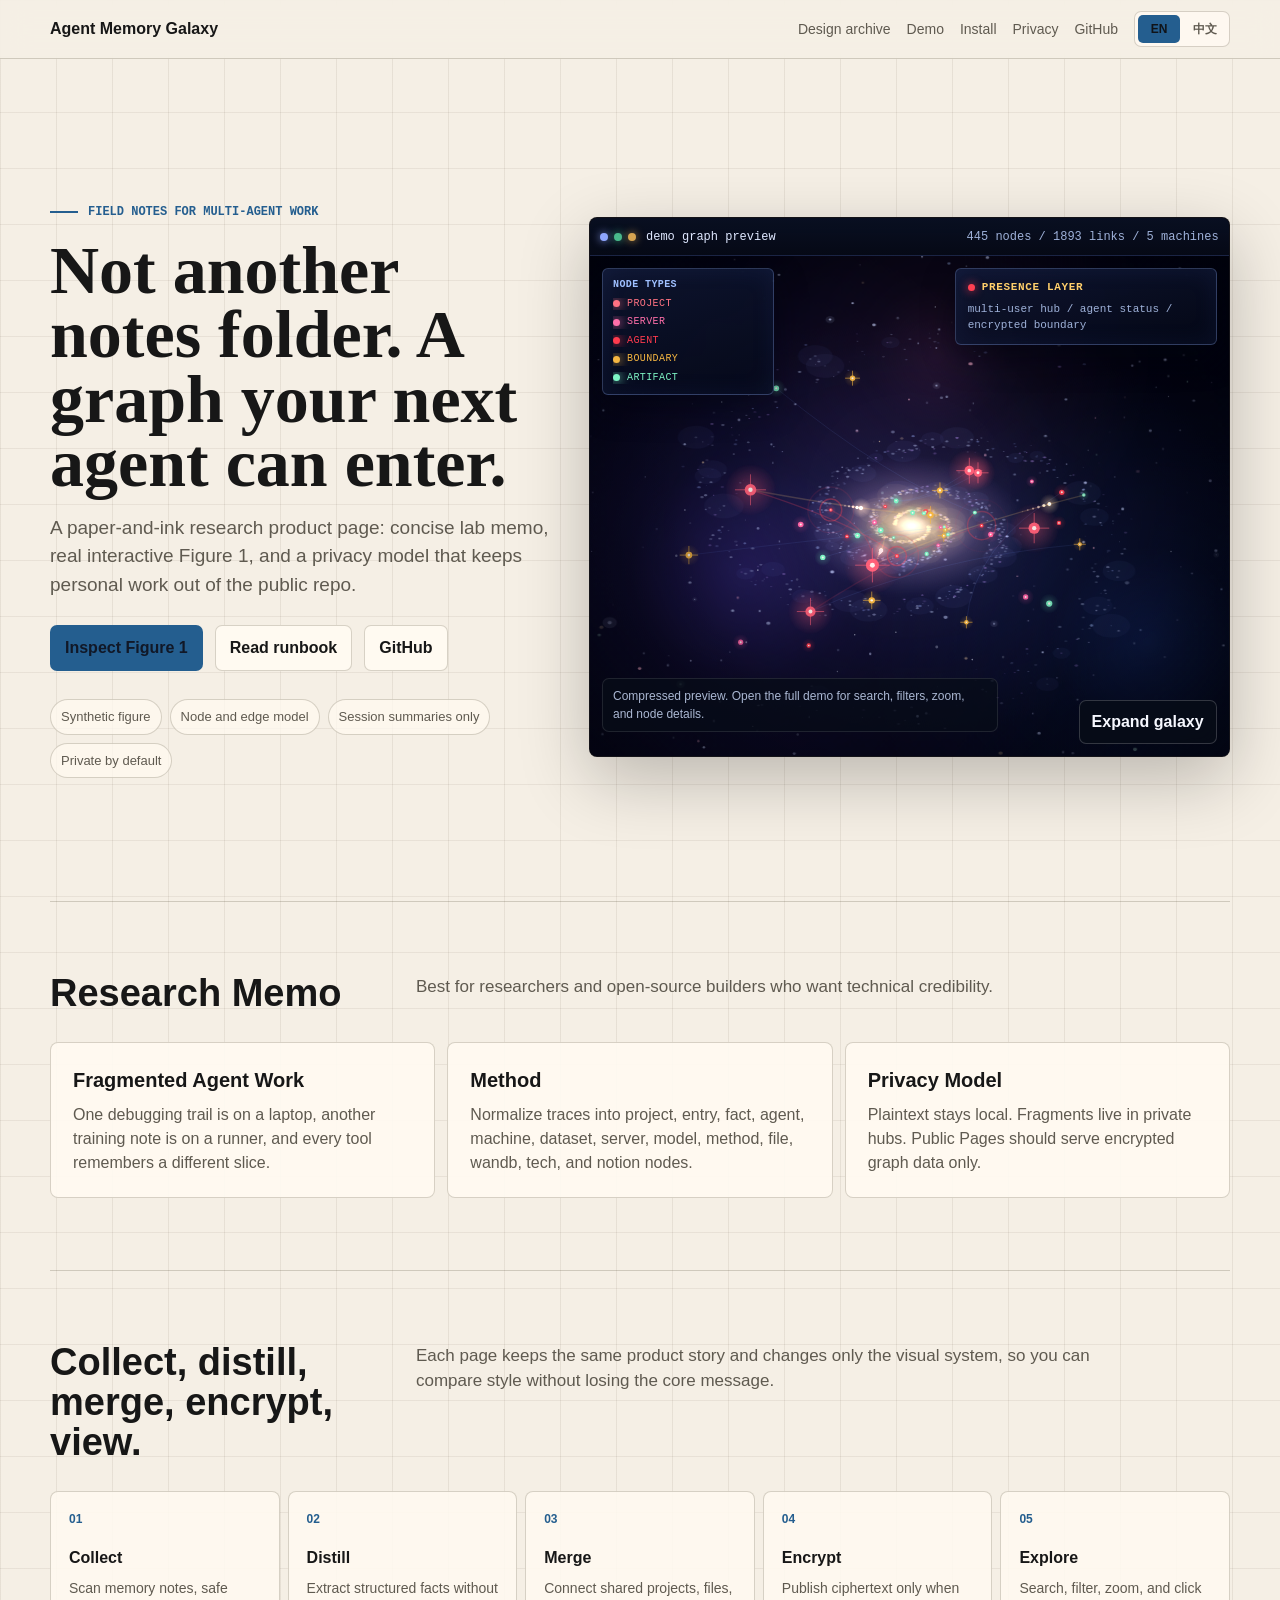
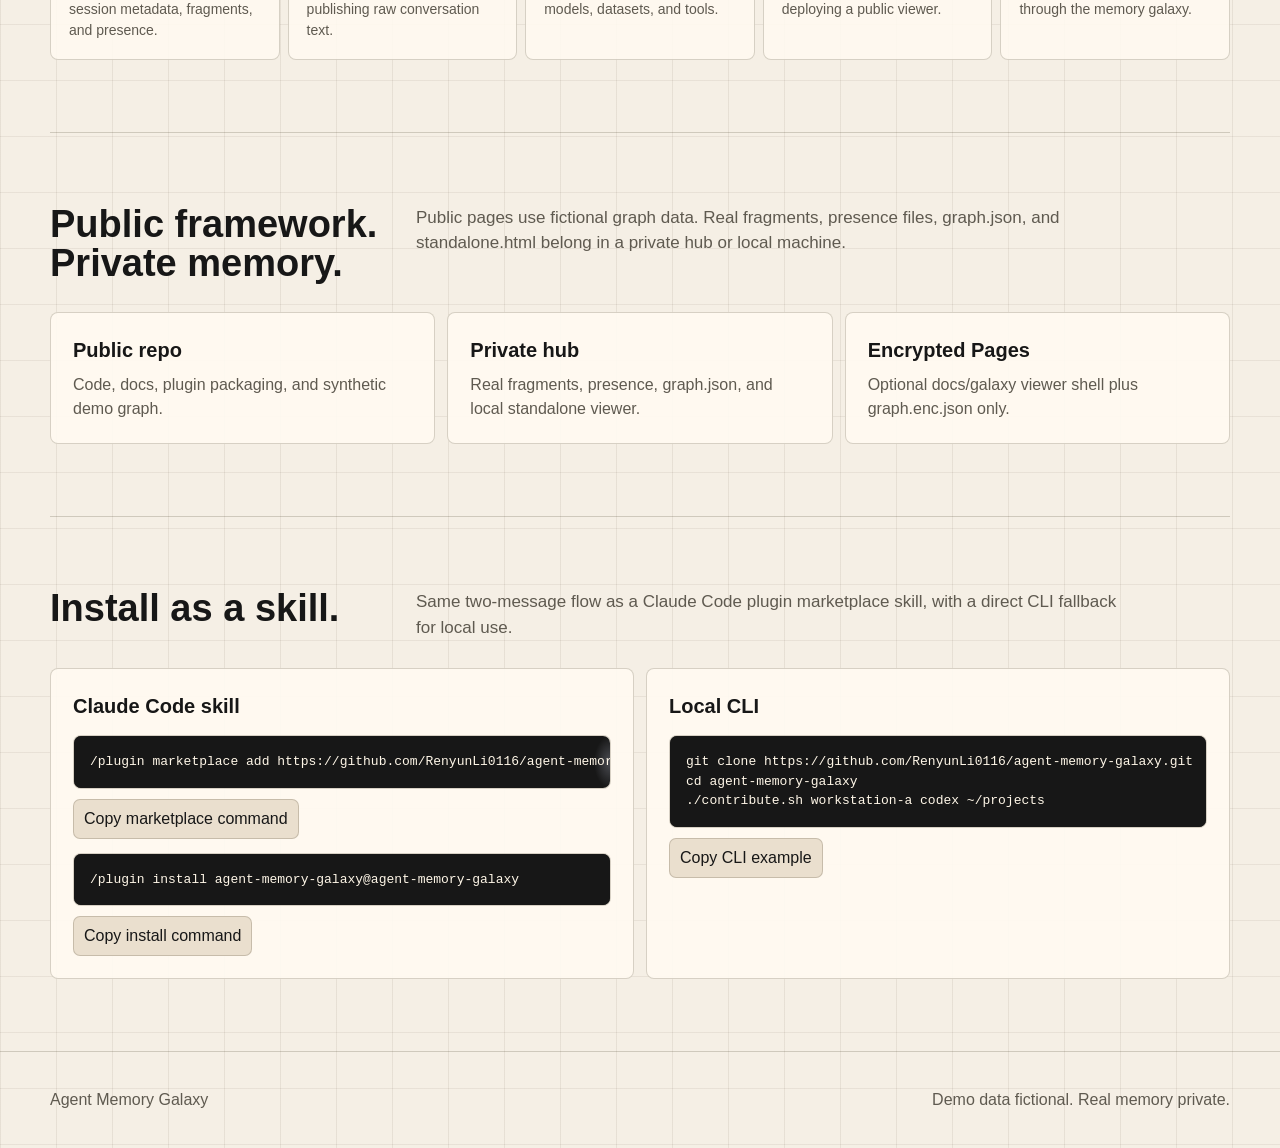
<file: docs/concepts/research-memo.html>
<!doctype html>
<html lang="en">
<head>
<meta charset="utf-8">
<meta name="viewport" content="width=device-width,initial-scale=1">
<meta name="description" content="Agent Memory Galaxy marketing concept: Research Memo.">
<title>Research Memo | Agent Memory Galaxy</title>
<link rel="stylesheet" href="../assets/landing.css">
</head>
<body class="theme-lab">

<nav class="nav">
  <div class="nav-inner">
    <a class="brand" href="../index.html">Agent Memory Galaxy</a>
    <div class="nav-links">
      <a href="index.html" data-i18n="navConcepts">Design archive</a>
      <a href="#preview" data-i18n="navDemo">Demo</a>
      <a href="#install" data-i18n="navInstall" data-nav-install>Install</a>
      <a href="#privacy" data-i18n="navPrivacy">Privacy</a>
      <a href="https://github.com/RenyunLi0116/agent-memory-galaxy">GitHub</a>
      <div class="lang-switch" aria-label="Language">
        <button type="button" data-lang-choice="en">EN</button>
        <button type="button" data-lang-choice="zh">中文</button>
      </div>
    </div>
  </div>
</nav>

<main class="page">
  <section class="hero">
    <div class="hero-copy">
      <div class="kicker">FIELD NOTES FOR MULTI-AGENT WORK</div>
      <h1>Not another notes folder. A graph your next agent can enter.</h1>
      <p class="lead">A paper-and-ink research product page: concise lab memo, real interactive Figure 1, and a privacy model that keeps personal work out of the public repo.</p>
      <div class="actions">
        <button class="btn primary" type="button" data-expand-galaxy data-demo-src="../demo/?style=cosmos">Inspect Figure 1</button>
        <a class="btn" href="#install">Read runbook</a>
        <a class="btn" href="https://github.com/RenyunLi0116/agent-memory-galaxy">GitHub</a>
      </div>
      <div class="proof-row"><span class="pill">Synthetic figure</span>
<span class="pill">Node and edge model</span>
<span class="pill">Session summaries only</span>
<span class="pill">Private by default</span></div>
    </div>

<div class="galaxy-card" id="preview" data-demo-src="../demo/?style=cosmos" role="button" tabindex="0" aria-label="Expand the interactive Agent Memory Galaxy demo">
  <div class="framebar">
    <span class="lights"><i></i><i></i><i></i></span>
    <span class="mono" data-i18n="previewTitle">demo graph preview</span>
    <span class="status mono" data-preview-status data-nodes="445" data-edges="1893" data-machines="5">445 nodes / 1893 links / 5 machines</span>
  </div>

  <div class="mini-galaxy-preview" data-mini-preview aria-hidden="true">
    <canvas class="mini-canvas" data-mini-canvas></canvas>
    <svg class="mini-map" viewBox="0 0 800 520" preserveAspectRatio="xMidYMid meet">
      <defs>
        <filter id="mini-glow" x="-120%" y="-120%" width="340%" height="340%">
          <feGaussianBlur stdDeviation="3" result="blur" />
          <feMerge><feMergeNode in="blur" /><feMergeNode in="SourceGraphic" /></feMerge>
        </filter>
        <filter id="mini-soft-glow" x="-80%" y="-80%" width="260%" height="260%"><feGaussianBlur stdDeviation="8" /></filter>
      </defs>
      <ellipse class="mini-orbit gold" cx="400" cy="260" rx="244" ry="126" />
      <ellipse class="mini-orbit" cx="400" cy="260" rx="310" ry="166" transform="rotate(-17 400 260)" />
      <path class="mini-coreline" d="M 148 332 C 248 198 350 154 472 204 S 620 356 704 210" />
      <g class="mini-dust-layer"><circle class="mini-dust" cx="120" cy="130" r="1.4" />
<circle class="mini-dust" cx="152" cy="398" r="1.1" />
<circle class="mini-dust" cx="286" cy="114" r="1.2" />
<circle class="mini-dust" cx="368" cy="422" r="1.4" />
<circle class="mini-dust" cx="430" cy="126" r="1.1" />
<circle class="mini-dust" cx="690" cy="150" r="1.5" />
<circle class="mini-dust" cx="706" cy="386" r="1.1" />
<circle class="mini-dust" cx="88" cy="276" r="1.0" />
<circle class="mini-dust" cx="548" cy="92" r="1.0" />
<circle class="mini-dust" cx="610" cy="420" r="1.2" />
<circle class="mini-dust" cx="254" cy="444" r="1.0" />
<circle class="mini-dust" cx="742" cy="264" r="1.2" /></g>
      <g class="mini-links"><line class="mini-edge warm" data-mini-edge data-pair="0-1" x1="384" y1="252" x2="505" y2="178" /><line class="mini-edge" data-mini-edge data-pair="0-2" x1="384" y1="252" x2="232" y2="180" /><line class="mini-edge live" data-mini-edge data-pair="0-4" x1="384" y1="252" x2="330" y2="354" /><line class="mini-edge live" data-mini-edge data-pair="0-5" x1="384" y1="252" x2="468" y2="302" /><line class="mini-edge secure" data-mini-edge data-pair="1-7" x1="505" y1="178" x2="632" y2="220" /><line class="mini-edge secure" data-mini-edge data-pair="2-6" x1="232" y1="180" x2="190" y2="342" /><line class="mini-edge" data-mini-edge data-pair="3-5" x1="586" y1="338" x2="468" y2="302" /><line class="mini-edge warm" data-mini-edge data-pair="4-6" x1="330" y1="354" x2="190" y2="342" /><line class="mini-edge secure" data-mini-edge data-pair="5-7" x1="468" y1="302" x2="632" y2="220" /><line class="mini-edge" data-mini-edge data-pair="1-3" x1="505" y1="178" x2="586" y2="338" /></g>
      <path class="mini-scan" d="M 146 394 C 264 222 406 146 570 206 C 650 236 702 286 724 342" />
      <g class="mini-nodes"><g class="mini-star project" data-mini-node data-index="0" transform="translate(384 252)">
        <circle class="halo" r="36" fill="currentColor" />
        <path class="spike" d="M -26.4 0 H 26.4 M 0 -26.4 V 26.4 M -18.6 -18.6 L 18.6 18.6 M -18.6 18.6 L 18.6 -18.6" />
        <circle class="core" r="12" />
        <circle class="lock" r="20" />
      </g><g class="mini-star project" data-mini-node data-index="1" transform="translate(505 178)">
        <circle class="halo" r="30" fill="currentColor" />
        <path class="spike" d="M -22.0 0 H 22.0 M 0 -22.0 V 22.0 M -15.5 -15.5 L 15.5 15.5 M -15.5 15.5 L 15.5 -15.5" />
        <circle class="core" r="10" />
        <circle class="lock" r="18" />
      </g><g class="mini-star server" data-mini-node data-index="2" transform="translate(232 180)">
        <circle class="halo" r="24" fill="currentColor" />
        <path class="spike" d="M -13.6 0 H 13.6 M 0 -13.6 V 13.6" />
        <circle class="core" r="8" />
        <circle class="lock" r="16" />
      </g><g class="mini-star server" data-mini-node data-index="3" transform="translate(586 338)">
        <circle class="halo" r="24" fill="currentColor" />
        <path class="spike" d="M -13.6 0 H 13.6 M 0 -13.6 V 13.6" />
        <circle class="core" r="8" />
        <circle class="lock" r="16" />
      </g><g class="mini-star agent" data-mini-node data-index="4" transform="translate(330 354)">
        <circle class="halo" r="21" fill="currentColor" />
        <path class="spike" d="M -11.9 0 H 11.9 M 0 -11.9 V 11.9" />
        <circle class="core" r="7" />
        <circle class="lock" r="15" />
      </g><g class="mini-star agent" data-mini-node data-index="5" transform="translate(468 302)">
        <circle class="halo" r="21" fill="currentColor" />
        <path class="spike" d="M -11.9 0 H 11.9 M 0 -11.9 V 11.9" />
        <circle class="core" r="7" />
        <circle class="lock" r="15" />
      </g><g class="mini-star boundary" data-mini-node data-index="6" transform="translate(190 342)">
        <circle class="halo" r="27" fill="currentColor" />
        <path class="spike" d="M -19.8 0 H 19.8 M 0 -19.8 V 19.8 M -14.0 -14.0 L 14.0 14.0 M -14.0 14.0 L 14.0 -14.0" />
        <circle class="core" r="9" />
        <circle class="lock" r="17" />
      </g><g class="mini-star artifact" data-mini-node data-index="7" transform="translate(632 220)">
        <circle class="halo" r="27" fill="currentColor" />
        <path class="spike" d="M -15.3 0 H 15.3 M 0 -15.3 V 15.3" />
        <circle class="core" r="9" />
        <circle class="lock" r="17" />
      </g></g>
    </svg>
    <div class="mini-side"><b data-i18n="miniSideTitle">NODE TYPES</b><span data-mini-type="project" data-i18n="miniProject">Project</span><span data-mini-type="server" data-i18n="miniServer">Server</span><span data-mini-type="agent" data-i18n="miniAgent">Agent</span><span data-mini-type="boundary" data-i18n="miniBoundary">Boundary</span><span data-mini-type="artifact" data-i18n="miniArtifact">Artifact</span></div>
    <div class="mini-readout"><b data-i18n="miniReadoutTitle">PRESENCE LAYER</b><span data-i18n="miniReadout">multi-user hub / agent status / encrypted boundary</span></div>
  </div>
  <p class="preview-note" data-i18n="previewNote">Compressed public preview. Open the full demo for search, filters, zoom, and readouts.</p>
  <button class="expand-galaxy" type="button" data-expand-galaxy data-i18n="expandGalaxy">Expand galaxy</button>
</div>

  </section>

  <section class="section">
    <div class="section-head">
      <h2>Research Memo</h2>
      <p>Best for researchers and open-source builders who want technical credibility.</p>
    </div>
    <div class="grid"><article class="tile"><h3>Fragmented Agent Work</h3><p>One debugging trail is on a laptop, another training note is on a runner, and every tool remembers a different slice.</p></article>
<article class="tile"><h3>Method</h3><p>Normalize traces into project, entry, fact, agent, machine, dataset, server, model, method, file, wandb, tech, and notion nodes.</p></article>
<article class="tile"><h3>Privacy Model</h3><p>Plaintext stays local. Fragments live in private hubs. Public Pages should serve encrypted graph data only.</p></article></div>
  </section>

  <section class="section">
    <div class="section-head">
      <h2 data-i18n="workflowHeading">Collect, distill, merge, encrypt, view.</h2>
      <p>Each page keeps the same product story and changes only the visual system, so you can compare style without losing the core message.</p>
    </div>
    <div class="pipeline">
      <div class="step"><b>01</b><span>Collect</span><p>Scan memory notes, safe session metadata, fragments, and presence.</p></div>
      <div class="step"><b>02</b><span>Distill</span><p>Extract structured facts without publishing raw conversation text.</p></div>
      <div class="step"><b>03</b><span>Merge</span><p>Connect shared projects, files, models, datasets, and tools.</p></div>
      <div class="step"><b>04</b><span>Encrypt</span><p>Publish ciphertext only when deploying a public viewer.</p></div>
      <div class="step"><b>05</b><span>Explore</span><p>Search, filter, zoom, and click through the memory galaxy.</p></div>
    </div>
  </section>

  <section class="section" id="privacy">
    <div class="section-head">
      <h2 data-i18n="privacyHeading">Public framework. Private memory.</h2>
      <p>Public pages use fictional graph data. Real fragments, presence files, graph.json, and standalone.html belong in a private hub or local machine.</p>
    </div>
    <div class="grid">
      <article class="tile"><h3>Public repo</h3><p>Code, docs, plugin packaging, and synthetic demo graph.</p></article>
      <article class="tile"><h3>Private hub</h3><p>Real fragments, presence, graph.json, and local standalone viewer.</p></article>
      <article class="tile"><h3>Encrypted Pages</h3><p>Optional docs/galaxy viewer shell plus graph.enc.json only.</p></article>
    </div>
  </section>

  <section class="section" id="install">
    <div class="section-head">
      <h2>Install as a skill.</h2>
      <p>Same two-message flow as a Claude Code plugin marketplace skill, with a direct CLI fallback for local use.</p>
    </div>
    <div class="install-grid">
      <article class="tile">
        <h3>Claude Code skill</h3>
        <pre class="code"><code>/plugin marketplace add https://github.com/RenyunLi0116/agent-memory-galaxy</code></pre>
        <button class="copy-btn" type="button" data-copy="/plugin marketplace add https://github.com/RenyunLi0116/agent-memory-galaxy"><span data-i18n="copyMarketplace">Copy marketplace command</span></button>
        <pre class="code"><code>/plugin install agent-memory-galaxy@agent-memory-galaxy</code></pre>
        <button class="copy-btn" type="button" data-copy="/plugin install agent-memory-galaxy@agent-memory-galaxy"><span data-i18n="copyInstall">Copy install command</span></button>
      </article>
      <article class="tile">
        <h3>Local CLI</h3>
        <pre class="code"><code>git clone https://github.com/RenyunLi0116/agent-memory-galaxy.git
cd agent-memory-galaxy
./contribute.sh workstation-a codex ~/projects</code></pre>
        <button class="copy-btn" type="button" data-copy="git clone https://github.com/RenyunLi0116/agent-memory-galaxy.git&#10;cd agent-memory-galaxy&#10;./contribute.sh workstation-a codex ~/projects">Copy CLI example</button>
      </article>
    </div>
  </section>
</main>
<footer class="footer"><div class="page"><span>Agent Memory Galaxy</span><span data-i18n="footerPrivacy">Synthetic demo public. Real memory private.</span></div></footer>

<div class="modal" data-galaxy-modal hidden>
  <div class="modal-panel" role="dialog" aria-modal="true" aria-label="Expanded galaxy demo">
    <div class="modal-head">
      <strong>Agent Memory Galaxy</strong>
      <span class="muted" data-i18n="modalMuted">Demo galaxy. Drag, zoom, filter, and inspect nodes.</span>
      <a class="btn" href="../demo/?style=cosmos" data-demo-link data-i18n="openFullDemo">Open full demo</a>
      <button class="modal-close" type="button" data-modal-close data-i18n="close">Close</button>
    </div>
    <iframe title="Expanded Agent Memory Galaxy demo" src="about:blank"></iframe>
  </div>
</div>

<script src="../assets/landing.js"></script>
</body>
</html>
</file>
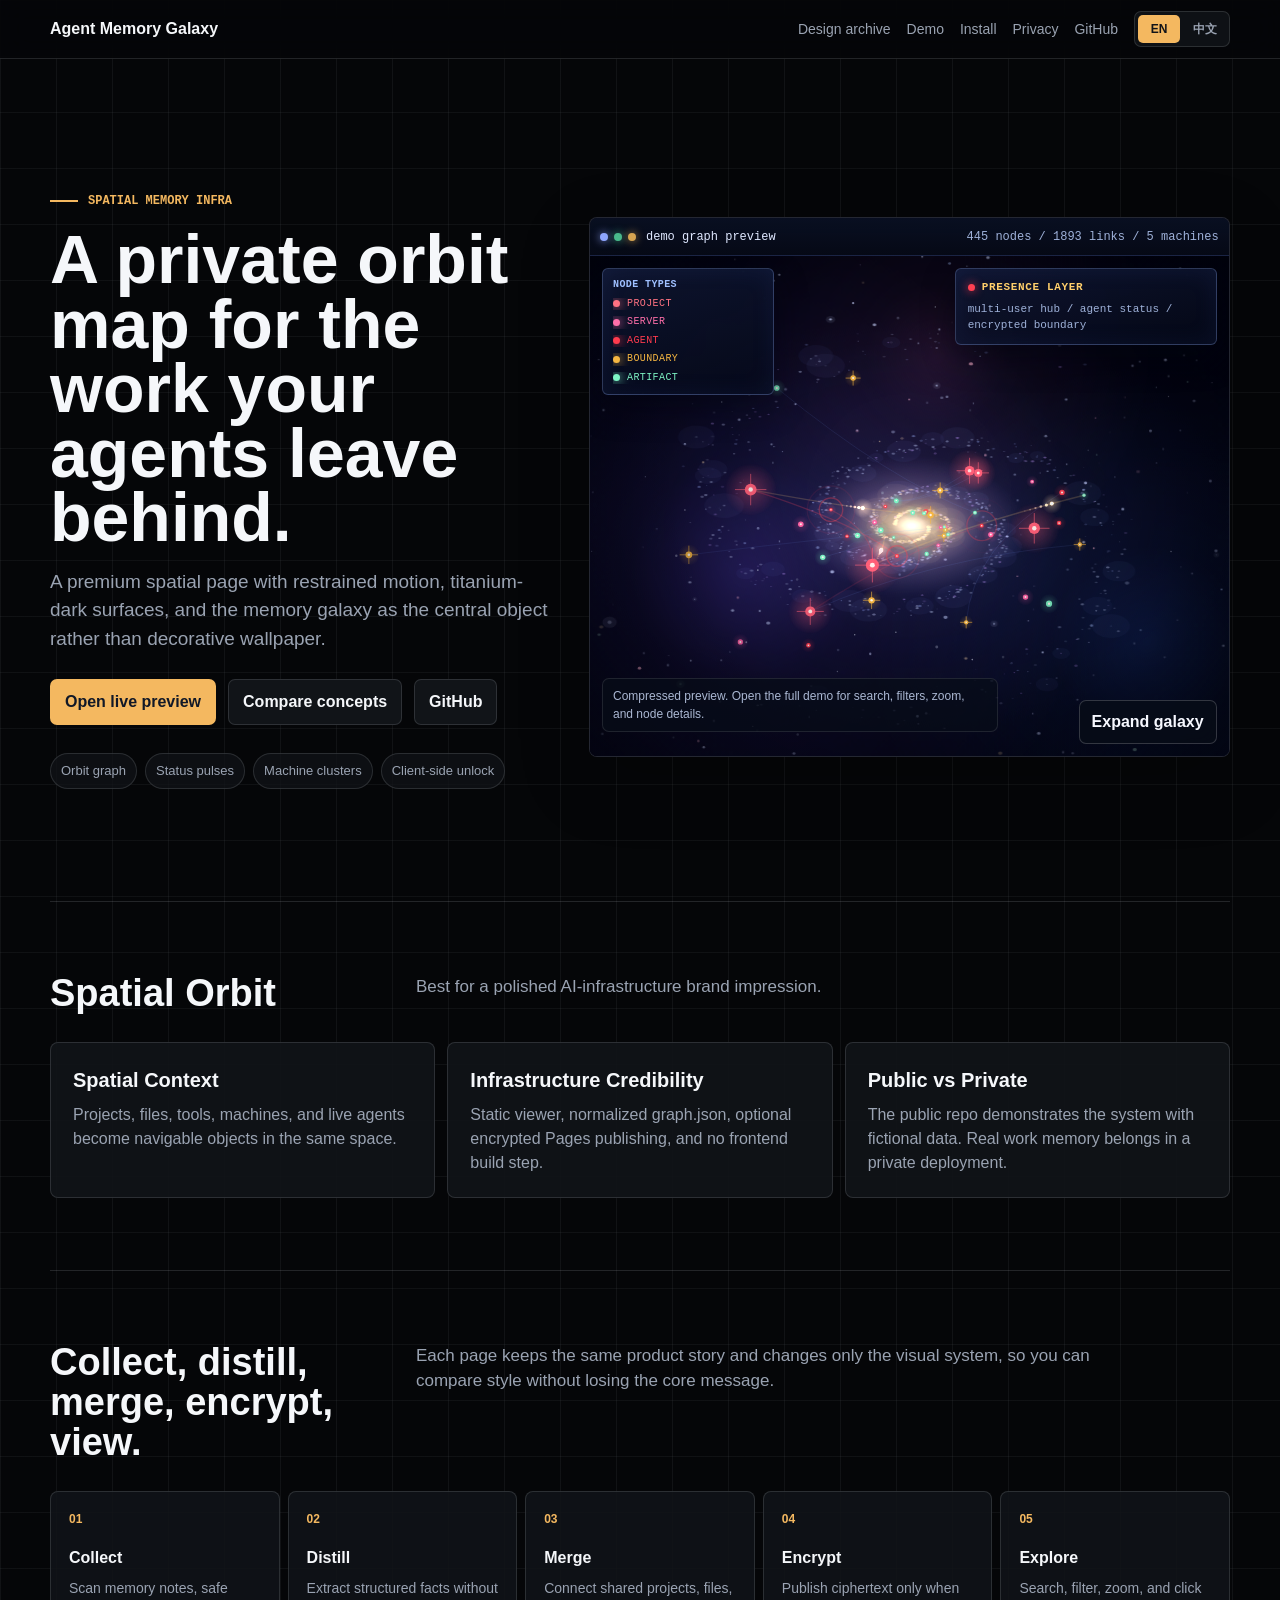
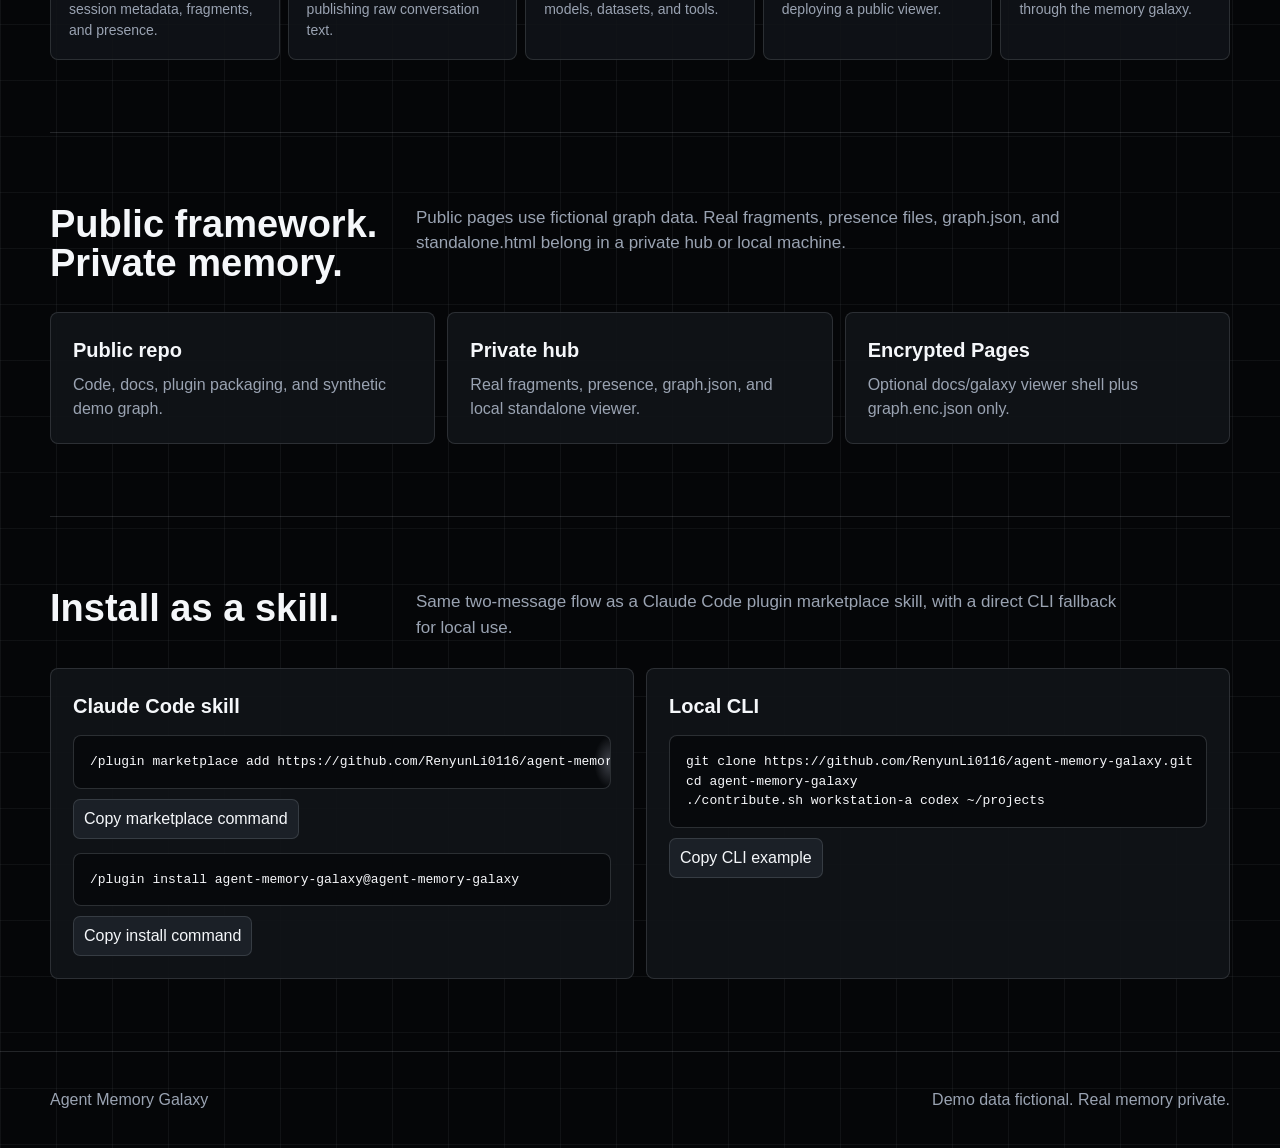
<file: docs/concepts/spatial-orbit.html>
<!doctype html>
<html lang="en">
<head>
<meta charset="utf-8">
<meta name="viewport" content="width=device-width,initial-scale=1">
<meta name="description" content="Agent Memory Galaxy marketing concept: Spatial Orbit.">
<title>Spatial Orbit | Agent Memory Galaxy</title>
<link rel="stylesheet" href="../assets/landing.css">
</head>
<body class="theme-orbit">

<nav class="nav">
  <div class="nav-inner">
    <a class="brand" href="../index.html">Agent Memory Galaxy</a>
    <div class="nav-links">
      <a href="index.html" data-i18n="navConcepts">Design archive</a>
      <a href="#preview" data-i18n="navDemo">Demo</a>
      <a href="#install" data-i18n="navInstall" data-nav-install>Install</a>
      <a href="#privacy" data-i18n="navPrivacy">Privacy</a>
      <a href="https://github.com/RenyunLi0116/agent-memory-galaxy">GitHub</a>
      <div class="lang-switch" aria-label="Language">
        <button type="button" data-lang-choice="en">EN</button>
        <button type="button" data-lang-choice="zh">中文</button>
      </div>
    </div>
  </div>
</nav>

<main class="page">
  <section class="hero">
    <div class="hero-copy">
      <div class="kicker">SPATIAL MEMORY INFRA</div>
      <h1>A private orbit map for the work your agents leave behind.</h1>
      <p class="lead">A premium spatial page with restrained motion, titanium-dark surfaces, and the memory galaxy as the central object rather than decorative wallpaper.</p>
      <div class="actions">
        <button class="btn primary" type="button" data-expand-galaxy data-demo-src="../demo/?style=cosmos">Open live preview</button>
        <a class="btn" href="#install">Compare concepts</a>
        <a class="btn" href="https://github.com/RenyunLi0116/agent-memory-galaxy">GitHub</a>
      </div>
      <div class="proof-row"><span class="pill">Orbit graph</span>
<span class="pill">Status pulses</span>
<span class="pill">Machine clusters</span>
<span class="pill">Client-side unlock</span></div>
    </div>

<div class="galaxy-card" id="preview" data-demo-src="../demo/?style=cosmos" role="button" tabindex="0" aria-label="Expand the interactive Agent Memory Galaxy demo">
  <div class="framebar">
    <span class="lights"><i></i><i></i><i></i></span>
    <span class="mono" data-i18n="previewTitle">demo graph preview</span>
    <span class="status mono" data-preview-status data-nodes="445" data-edges="1893" data-machines="5">445 nodes / 1893 links / 5 machines</span>
  </div>

  <div class="mini-galaxy-preview" data-mini-preview aria-hidden="true">
    <canvas class="mini-canvas" data-mini-canvas></canvas>
    <svg class="mini-map" viewBox="0 0 800 520" preserveAspectRatio="xMidYMid meet">
      <defs>
        <filter id="mini-glow" x="-120%" y="-120%" width="340%" height="340%">
          <feGaussianBlur stdDeviation="3" result="blur" />
          <feMerge><feMergeNode in="blur" /><feMergeNode in="SourceGraphic" /></feMerge>
        </filter>
        <filter id="mini-soft-glow" x="-80%" y="-80%" width="260%" height="260%"><feGaussianBlur stdDeviation="8" /></filter>
      </defs>
      <ellipse class="mini-orbit gold" cx="400" cy="260" rx="244" ry="126" />
      <ellipse class="mini-orbit" cx="400" cy="260" rx="310" ry="166" transform="rotate(-17 400 260)" />
      <path class="mini-coreline" d="M 148 332 C 248 198 350 154 472 204 S 620 356 704 210" />
      <g class="mini-dust-layer"><circle class="mini-dust" cx="120" cy="130" r="1.4" />
<circle class="mini-dust" cx="152" cy="398" r="1.1" />
<circle class="mini-dust" cx="286" cy="114" r="1.2" />
<circle class="mini-dust" cx="368" cy="422" r="1.4" />
<circle class="mini-dust" cx="430" cy="126" r="1.1" />
<circle class="mini-dust" cx="690" cy="150" r="1.5" />
<circle class="mini-dust" cx="706" cy="386" r="1.1" />
<circle class="mini-dust" cx="88" cy="276" r="1.0" />
<circle class="mini-dust" cx="548" cy="92" r="1.0" />
<circle class="mini-dust" cx="610" cy="420" r="1.2" />
<circle class="mini-dust" cx="254" cy="444" r="1.0" />
<circle class="mini-dust" cx="742" cy="264" r="1.2" /></g>
      <g class="mini-links"><line class="mini-edge warm" data-mini-edge data-pair="0-1" x1="384" y1="252" x2="505" y2="178" /><line class="mini-edge" data-mini-edge data-pair="0-2" x1="384" y1="252" x2="232" y2="180" /><line class="mini-edge live" data-mini-edge data-pair="0-4" x1="384" y1="252" x2="330" y2="354" /><line class="mini-edge live" data-mini-edge data-pair="0-5" x1="384" y1="252" x2="468" y2="302" /><line class="mini-edge secure" data-mini-edge data-pair="1-7" x1="505" y1="178" x2="632" y2="220" /><line class="mini-edge secure" data-mini-edge data-pair="2-6" x1="232" y1="180" x2="190" y2="342" /><line class="mini-edge" data-mini-edge data-pair="3-5" x1="586" y1="338" x2="468" y2="302" /><line class="mini-edge warm" data-mini-edge data-pair="4-6" x1="330" y1="354" x2="190" y2="342" /><line class="mini-edge secure" data-mini-edge data-pair="5-7" x1="468" y1="302" x2="632" y2="220" /><line class="mini-edge" data-mini-edge data-pair="1-3" x1="505" y1="178" x2="586" y2="338" /></g>
      <path class="mini-scan" d="M 146 394 C 264 222 406 146 570 206 C 650 236 702 286 724 342" />
      <g class="mini-nodes"><g class="mini-star project" data-mini-node data-index="0" transform="translate(384 252)">
        <circle class="halo" r="36" fill="currentColor" />
        <path class="spike" d="M -26.4 0 H 26.4 M 0 -26.4 V 26.4 M -18.6 -18.6 L 18.6 18.6 M -18.6 18.6 L 18.6 -18.6" />
        <circle class="core" r="12" />
        <circle class="lock" r="20" />
      </g><g class="mini-star project" data-mini-node data-index="1" transform="translate(505 178)">
        <circle class="halo" r="30" fill="currentColor" />
        <path class="spike" d="M -22.0 0 H 22.0 M 0 -22.0 V 22.0 M -15.5 -15.5 L 15.5 15.5 M -15.5 15.5 L 15.5 -15.5" />
        <circle class="core" r="10" />
        <circle class="lock" r="18" />
      </g><g class="mini-star server" data-mini-node data-index="2" transform="translate(232 180)">
        <circle class="halo" r="24" fill="currentColor" />
        <path class="spike" d="M -13.6 0 H 13.6 M 0 -13.6 V 13.6" />
        <circle class="core" r="8" />
        <circle class="lock" r="16" />
      </g><g class="mini-star server" data-mini-node data-index="3" transform="translate(586 338)">
        <circle class="halo" r="24" fill="currentColor" />
        <path class="spike" d="M -13.6 0 H 13.6 M 0 -13.6 V 13.6" />
        <circle class="core" r="8" />
        <circle class="lock" r="16" />
      </g><g class="mini-star agent" data-mini-node data-index="4" transform="translate(330 354)">
        <circle class="halo" r="21" fill="currentColor" />
        <path class="spike" d="M -11.9 0 H 11.9 M 0 -11.9 V 11.9" />
        <circle class="core" r="7" />
        <circle class="lock" r="15" />
      </g><g class="mini-star agent" data-mini-node data-index="5" transform="translate(468 302)">
        <circle class="halo" r="21" fill="currentColor" />
        <path class="spike" d="M -11.9 0 H 11.9 M 0 -11.9 V 11.9" />
        <circle class="core" r="7" />
        <circle class="lock" r="15" />
      </g><g class="mini-star boundary" data-mini-node data-index="6" transform="translate(190 342)">
        <circle class="halo" r="27" fill="currentColor" />
        <path class="spike" d="M -19.8 0 H 19.8 M 0 -19.8 V 19.8 M -14.0 -14.0 L 14.0 14.0 M -14.0 14.0 L 14.0 -14.0" />
        <circle class="core" r="9" />
        <circle class="lock" r="17" />
      </g><g class="mini-star artifact" data-mini-node data-index="7" transform="translate(632 220)">
        <circle class="halo" r="27" fill="currentColor" />
        <path class="spike" d="M -15.3 0 H 15.3 M 0 -15.3 V 15.3" />
        <circle class="core" r="9" />
        <circle class="lock" r="17" />
      </g></g>
    </svg>
    <div class="mini-side"><b data-i18n="miniSideTitle">NODE TYPES</b><span data-mini-type="project" data-i18n="miniProject">Project</span><span data-mini-type="server" data-i18n="miniServer">Server</span><span data-mini-type="agent" data-i18n="miniAgent">Agent</span><span data-mini-type="boundary" data-i18n="miniBoundary">Boundary</span><span data-mini-type="artifact" data-i18n="miniArtifact">Artifact</span></div>
    <div class="mini-readout"><b data-i18n="miniReadoutTitle">PRESENCE LAYER</b><span data-i18n="miniReadout">multi-user hub / agent status / encrypted boundary</span></div>
  </div>
  <p class="preview-note" data-i18n="previewNote">Compressed public preview. Open the full demo for search, filters, zoom, and readouts.</p>
  <button class="expand-galaxy" type="button" data-expand-galaxy data-i18n="expandGalaxy">Expand galaxy</button>
</div>

  </section>

  <section class="section">
    <div class="section-head">
      <h2>Spatial Orbit</h2>
      <p>Best for a polished AI-infrastructure brand impression.</p>
    </div>
    <div class="grid"><article class="tile"><h3>Spatial Context</h3><p>Projects, files, tools, machines, and live agents become navigable objects in the same space.</p></article>
<article class="tile"><h3>Infrastructure Credibility</h3><p>Static viewer, normalized graph.json, optional encrypted Pages publishing, and no frontend build step.</p></article>
<article class="tile"><h3>Public vs Private</h3><p>The public repo demonstrates the system with fictional data. Real work memory belongs in a private deployment.</p></article></div>
  </section>

  <section class="section">
    <div class="section-head">
      <h2 data-i18n="workflowHeading">Collect, distill, merge, encrypt, view.</h2>
      <p>Each page keeps the same product story and changes only the visual system, so you can compare style without losing the core message.</p>
    </div>
    <div class="pipeline">
      <div class="step"><b>01</b><span>Collect</span><p>Scan memory notes, safe session metadata, fragments, and presence.</p></div>
      <div class="step"><b>02</b><span>Distill</span><p>Extract structured facts without publishing raw conversation text.</p></div>
      <div class="step"><b>03</b><span>Merge</span><p>Connect shared projects, files, models, datasets, and tools.</p></div>
      <div class="step"><b>04</b><span>Encrypt</span><p>Publish ciphertext only when deploying a public viewer.</p></div>
      <div class="step"><b>05</b><span>Explore</span><p>Search, filter, zoom, and click through the memory galaxy.</p></div>
    </div>
  </section>

  <section class="section" id="privacy">
    <div class="section-head">
      <h2 data-i18n="privacyHeading">Public framework. Private memory.</h2>
      <p>Public pages use fictional graph data. Real fragments, presence files, graph.json, and standalone.html belong in a private hub or local machine.</p>
    </div>
    <div class="grid">
      <article class="tile"><h3>Public repo</h3><p>Code, docs, plugin packaging, and synthetic demo graph.</p></article>
      <article class="tile"><h3>Private hub</h3><p>Real fragments, presence, graph.json, and local standalone viewer.</p></article>
      <article class="tile"><h3>Encrypted Pages</h3><p>Optional docs/galaxy viewer shell plus graph.enc.json only.</p></article>
    </div>
  </section>

  <section class="section" id="install">
    <div class="section-head">
      <h2>Install as a skill.</h2>
      <p>Same two-message flow as a Claude Code plugin marketplace skill, with a direct CLI fallback for local use.</p>
    </div>
    <div class="install-grid">
      <article class="tile">
        <h3>Claude Code skill</h3>
        <pre class="code"><code>/plugin marketplace add https://github.com/RenyunLi0116/agent-memory-galaxy</code></pre>
        <button class="copy-btn" type="button" data-copy="/plugin marketplace add https://github.com/RenyunLi0116/agent-memory-galaxy"><span data-i18n="copyMarketplace">Copy marketplace command</span></button>
        <pre class="code"><code>/plugin install agent-memory-galaxy@agent-memory-galaxy</code></pre>
        <button class="copy-btn" type="button" data-copy="/plugin install agent-memory-galaxy@agent-memory-galaxy"><span data-i18n="copyInstall">Copy install command</span></button>
      </article>
      <article class="tile">
        <h3>Local CLI</h3>
        <pre class="code"><code>git clone https://github.com/RenyunLi0116/agent-memory-galaxy.git
cd agent-memory-galaxy
./contribute.sh workstation-a codex ~/projects</code></pre>
        <button class="copy-btn" type="button" data-copy="git clone https://github.com/RenyunLi0116/agent-memory-galaxy.git&#10;cd agent-memory-galaxy&#10;./contribute.sh workstation-a codex ~/projects">Copy CLI example</button>
      </article>
    </div>
  </section>
</main>
<footer class="footer"><div class="page"><span>Agent Memory Galaxy</span><span data-i18n="footerPrivacy">Synthetic demo public. Real memory private.</span></div></footer>

<div class="modal" data-galaxy-modal hidden>
  <div class="modal-panel" role="dialog" aria-modal="true" aria-label="Expanded galaxy demo">
    <div class="modal-head">
      <strong>Agent Memory Galaxy</strong>
      <span class="muted" data-i18n="modalMuted">Demo galaxy. Drag, zoom, filter, and inspect nodes.</span>
      <a class="btn" href="../demo/?style=cosmos" data-demo-link data-i18n="openFullDemo">Open full demo</a>
      <button class="modal-close" type="button" data-modal-close data-i18n="close">Close</button>
    </div>
    <iframe title="Expanded Agent Memory Galaxy demo" src="about:blank"></iframe>
  </div>
</div>

<script src="../assets/landing.js"></script>
</body>
</html>
</file>
<file: docs/assets/landing.css>
:root {
  color-scheme: light;
  --bg: #f7f9fc;
  --surface: #ffffff;
  --surface-2: #edf2f7;
  --text: #111827;
  --muted: #64748b;
  --line: rgba(15, 23, 42, .13);
  --accent: #2f6fed;
  --accent-2: #00a6b2;
  --accent-3: #e9a825;
  --danger: #d84e63;
  --code-bg: #0b1020;
  --code-text: #e9eefc;
  --max: 1180px;
}

.theme-graphite {
  color-scheme: dark;
  --bg: #050506;
  --surface: #0f1014;
  --surface-2: #15171d;
  --text: #f4f4f5;
  --muted: #a1a1aa;
  --line: rgba(255, 255, 255, .11);
  --accent: #8fa6ff;
  --accent-2: #48b98c;
  --accent-3: #d6a451;
  --danger: #d36b7d;
  --code-bg: #08090d;
  --code-text: #f4f4f5;
}

.theme-lab {
  --bg: #f5efe5;
  --surface: #fffaf1;
  --surface-2: #eadfce;
  --text: #171717;
  --muted: #5f5a50;
  --line: rgba(76, 63, 42, .22);
  --accent: #245e8f;
  --accent-2: #43735b;
  --accent-3: #b34b3e;
  --danger: #8f2e2e;
  --code-bg: #171717;
  --code-text: #fff7e8;
}

.theme-bento {
  color-scheme: dark;
  --bg: #090a0c;
  --surface: #121417;
  --surface-2: #191c20;
  --text: #f3f0e8;
  --muted: #a7adb5;
  --line: rgba(255, 255, 255, .10);
  --accent: #f2b84b;
  --accent-2: #5ed6b3;
  --accent-3: #7ca7ff;
  --danger: #f06f79;
  --code-bg: #060708;
  --code-text: #fff3cf;
}

.theme-orbit {
  color-scheme: dark;
  --bg: #050608;
  --surface: #111418;
  --surface-2: #1b2027;
  --text: #f5f7fa;
  --muted: #9aa3b2;
  --line: rgba(216, 222, 233, .14);
  --accent: #f4b860;
  --accent-2: #4fd1c5;
  --accent-3: #7aa2ff;
  --danger: #f06f79;
  --code-bg: #07090c;
  --code-text: #f7f8fb;
}

* { box-sizing: border-box; }
html { scroll-behavior: smooth; }
body {
  margin: 0;
  background:
    linear-gradient(90deg, color-mix(in srgb, var(--line) 40%, transparent) 1px, transparent 1px),
    linear-gradient(180deg, color-mix(in srgb, var(--line) 36%, transparent) 1px, transparent 1px),
    var(--bg);
  background-size: 56px 56px;
  color: var(--text);
  font-family: Inter, ui-sans-serif, -apple-system, BlinkMacSystemFont, "Segoe UI", sans-serif;
  line-height: 1.5;
  text-rendering: optimizeLegibility;
}
a { color: inherit; }
button, input, select, textarea { font: inherit; }
code, pre, .mono { font-family: "JetBrains Mono", "Cascadia Code", "SFMono-Regular", Consolas, monospace; }

.nav {
  position: sticky;
  top: 0;
  z-index: 40;
  border-bottom: 1px solid var(--line);
  background: color-mix(in srgb, var(--bg) 88%, transparent);
  backdrop-filter: blur(14px);
}
.nav-inner {
  width: min(var(--max), calc(100% - 32px));
  margin: 0 auto;
  min-height: 58px;
  display: flex;
  align-items: center;
  gap: 18px;
}
.brand {
  font-weight: 800;
  text-decoration: none;
  white-space: nowrap;
}
.nav-links {
  margin-left: auto;
  display: flex;
  align-items: center;
  gap: 16px;
  color: var(--muted);
  font-size: 14px;
}
.nav-links a {
  text-decoration: none;
}
.nav-links a:hover { color: var(--text); }

.page {
  width: min(var(--max), calc(100% - 32px));
  margin: 0 auto;
}
.hero {
  min-height: calc(100vh - 58px);
  display: grid;
  grid-template-columns: minmax(0, .88fr) minmax(420px, 1.12fr);
  gap: 36px;
  align-items: center;
  padding: 48px 0 34px;
}
.hero-copy { min-width: 0; }
.kicker {
  display: inline-flex;
  align-items: center;
  gap: 10px;
  color: var(--accent);
  font: 800 12px/1 "JetBrains Mono", "Cascadia Code", monospace;
  text-transform: uppercase;
}
.kicker::before {
  content: "";
  width: 28px;
  height: 2px;
  background: var(--accent);
}
h1 {
  max-width: 860px;
  margin: 18px 0 18px;
  font-size: 68px;
  line-height: .95;
  font-weight: 860;
  letter-spacing: 0;
}
.theme-lab h1 {
  font-family: Georgia, "Times New Roman", serif;
  font-weight: 760;
}
.lead {
  max-width: 680px;
  margin: 0;
  color: var(--muted);
  font-size: 19px;
}
.actions {
  display: flex;
  gap: 12px;
  flex-wrap: wrap;
  margin-top: 26px;
}
.btn {
  min-height: 44px;
  border: 1px solid var(--line);
  border-radius: 7px;
  padding: 10px 14px;
  display: inline-flex;
  align-items: center;
  justify-content: center;
  gap: 8px;
  color: var(--text);
  background: var(--surface);
  text-decoration: none;
  font-weight: 760;
  cursor: pointer;
}
.btn.primary {
  background: var(--accent);
  color: color-mix(in srgb, var(--bg) 8%, white);
  border-color: transparent;
}
.theme-bento .btn.primary,
.theme-orbit .btn.primary,
.theme-lab .btn.primary {
  color: #111827;
}
.btn:hover {
  transform: translateY(-1px);
  border-color: color-mix(in srgb, var(--accent) 48%, var(--line));
}
.proof-row {
  display: flex;
  flex-wrap: wrap;
  gap: 8px;
  margin-top: 28px;
}
.pill {
  border: 1px solid var(--line);
  border-radius: 999px;
  padding: 7px 10px;
  background: color-mix(in srgb, var(--surface) 74%, transparent);
  color: var(--muted);
  font-size: 13px;
  white-space: nowrap;
}

.galaxy-card {
  position: relative;
  overflow: hidden;
  border: 1px solid var(--line);
  border-radius: 8px;
  background: #060814;
  min-height: 430px;
  box-shadow: 0 22px 70px rgba(0, 0, 0, .24);
  cursor: zoom-in;
}
.galaxy-card.compact {
  min-height: 360px;
}
.framebar {
  position: absolute;
  top: 0;
  left: 0;
  right: 0;
  z-index: 3;
  height: 38px;
  padding: 0 10px;
  display: flex;
  align-items: center;
  gap: 10px;
  border-bottom: 1px solid rgba(255, 255, 255, .10);
  background: rgba(4, 8, 18, .86);
  color: #dfe8ff;
  font-size: 12px;
}
.lights {
  display: inline-flex;
  gap: 6px;
}
.lights i {
  display: block;
  width: 8px;
  height: 8px;
  border-radius: 50%;
  background: #8fa6ff;
}
.lights i:nth-child(2) { background: #48b98c; }
.lights i:nth-child(3) { background: #d6a451; }
.framebar .status {
  margin-left: auto;
  color: #9fb2da;
}
.galaxy-card iframe {
  position: absolute;
  inset: 38px 0 0;
  width: 100%;
  height: calc(100% - 38px);
  border: 0;
  background: #050714;
  pointer-events: none;
}
.expand-galaxy {
  position: absolute;
  right: 12px;
  bottom: 12px;
  z-index: 4;
  border: 1px solid rgba(255, 255, 255, .18);
  border-radius: 7px;
  padding: 9px 12px;
  background: rgba(8, 13, 24, .82);
  color: #f6f8ff;
  cursor: pointer;
  font-weight: 760;
  backdrop-filter: blur(10px);
}
.expand-galaxy:hover {
  border-color: rgba(143, 166, 255, .62);
}
.preview-note {
  position: absolute;
  left: 12px;
  bottom: 12px;
  z-index: 4;
  max-width: 62%;
  color: #aab7d2;
  font-size: 12px;
  background: rgba(8, 13, 24, .72);
  border: 1px solid rgba(255, 255, 255, .10);
  border-radius: 7px;
  padding: 8px 10px;
}

.section {
  padding: 72px 0;
  border-top: 1px solid var(--line);
}
.section-head {
  display: grid;
  grid-template-columns: minmax(180px, 330px) 1fr;
  gap: 36px;
  align-items: start;
  margin-bottom: 28px;
}
.section h2 {
  margin: 0;
  font-size: 38px;
  line-height: 1.05;
  letter-spacing: 0;
}
.section-head p {
  margin: 0;
  color: var(--muted);
  font-size: 17px;
  max-width: 720px;
}
.grid {
  display: grid;
  grid-template-columns: repeat(3, 1fr);
  gap: 12px;
}
.tile {
  min-width: 0;
  border: 1px solid var(--line);
  border-radius: 8px;
  background: color-mix(in srgb, var(--surface) 92%, transparent);
  padding: 22px;
}
.tile h3 {
  margin: 0 0 8px;
  font-size: 20px;
}
.tile p {
  margin: 0;
  color: var(--muted);
}
.pipeline {
  display: grid;
  grid-template-columns: repeat(5, 1fr);
  gap: 8px;
}
.step {
  border: 1px solid var(--line);
  border-radius: 8px;
  background: color-mix(in srgb, var(--surface) 88%, transparent);
  padding: 18px;
  min-height: 128px;
}
.step b {
  color: var(--accent);
  display: block;
  margin-bottom: 18px;
  font-size: 12px;
}
.step span {
  display: block;
  font-weight: 800;
  margin-bottom: 8px;
}
.step p {
  margin: 0;
  color: var(--muted);
  font-size: 14px;
}
.install-grid {
  display: grid;
  grid-template-columns: 1fr 1fr;
  gap: 12px;
}
.code {
  position: relative;
  margin: 14px 0 0;
  padding: 16px;
  overflow: auto;
  border: 1px solid var(--line);
  border-radius: 8px;
  background: var(--code-bg);
  color: var(--code-text);
  font-size: 13px;
}
.copy-btn {
  margin-top: 10px;
  border: 1px solid var(--line);
  border-radius: 7px;
  background: var(--surface-2);
  color: var(--text);
  padding: 7px 10px;
  cursor: pointer;
}
.compare-hero {
  padding: 72px 0 42px;
}
.concept-list {
  display: grid;
  grid-template-columns: repeat(5, 1fr);
  gap: 12px;
  margin: 30px 0 60px;
}
.concept-card {
  min-height: 250px;
  display: flex;
  flex-direction: column;
  justify-content: space-between;
  border: 1px solid var(--line);
  border-radius: 8px;
  padding: 20px;
  background: color-mix(in srgb, var(--surface) 92%, transparent);
  text-decoration: none;
}
.concept-card:hover {
  border-color: color-mix(in srgb, var(--accent) 55%, var(--line));
  transform: translateY(-2px);
}
.concept-card h2 {
  margin: 0 0 10px;
  font-size: 24px;
}
.concept-card p {
  margin: 0;
  color: var(--muted);
  font-size: 14px;
}
.swatch {
  display: flex;
  gap: 5px;
  margin-top: 18px;
}
.swatch i {
  width: 22px;
  height: 22px;
  border-radius: 999px;
  border: 1px solid var(--line);
}

.modal {
  position: fixed;
  inset: 0;
  z-index: 80;
  display: none;
  background: rgba(0, 0, 0, .72);
  padding: 28px;
}
.modal.open {
  display: grid;
  place-items: center;
}
.modal-panel {
  width: min(1280px, 96vw);
  height: min(860px, 90vh);
  border: 1px solid rgba(255, 255, 255, .16);
  border-radius: 8px;
  overflow: hidden;
  background: #050714;
  box-shadow: 0 30px 90px rgba(0, 0, 0, .48);
}
.modal-head {
  height: 44px;
  display: flex;
  align-items: center;
  gap: 12px;
  padding: 0 12px;
  background: #090e1a;
  color: #eff4ff;
  border-bottom: 1px solid rgba(255, 255, 255, .12);
}
.modal-head .muted {
  color: #93a1bd;
  font-size: 12px;
}
.modal-close {
  margin-left: auto;
  border: 1px solid rgba(255, 255, 255, .18);
  border-radius: 7px;
  background: transparent;
  color: #eff4ff;
  cursor: pointer;
  padding: 6px 9px;
}
.modal iframe {
  width: 100%;
  height: calc(100% - 44px);
  border: 0;
  background: #050714;
  pointer-events: auto;
}
.footer {
  padding: 36px 0;
  color: var(--muted);
  border-top: 1px solid var(--line);
}
.footer .page {
  display: flex;
  justify-content: space-between;
  gap: 20px;
  flex-wrap: wrap;
}

@media (max-width: 1080px) {
  .hero { grid-template-columns: 1fr; min-height: auto; }
  .galaxy-card { min-height: 520px; }
  .concept-list { grid-template-columns: repeat(2, 1fr); }
}
@media (max-width: 760px) {
  .nav-links { display: none; }
  h1 { font-size: 44px; }
  .lead { font-size: 17px; }
  .section { padding: 48px 0; }
  .section-head, .grid, .pipeline, .install-grid { grid-template-columns: 1fr; }
  .galaxy-card { min-height: 430px; }
  .preview-note { display: none; }
  .concept-list { grid-template-columns: 1fr; }
  .modal { padding: 0; }
  .modal-panel { width: 100vw; height: 100vh; border-radius: 0; border: 0; }
}
@media (max-width: 480px) {
  .page, .nav-inner { width: min(var(--max), calc(100% - 24px)); }
  h1 { font-size: 38px; }
  .actions { display: grid; grid-template-columns: 1fr 1fr; }
  .actions > :first-child { grid-column: 1 / -1; }
  .galaxy-card { min-height: 380px; }
}
@media (prefers-reduced-motion: reduce) {
  html { scroll-behavior: auto; }
  *, *::before, *::after { animation: none !important; transition: none !important; }
  .btn:hover, .concept-card:hover { transform: none; }
}

.hero.landing-hero {
  grid-template-columns: minmax(0, .92fr) minmax(440px, 1.08fr);
}
.hero-stat-grid {
  display: grid;
  grid-template-columns: repeat(4, minmax(0, 1fr));
  gap: 8px;
  margin-top: 24px;
  max-width: 760px;
}
.hero-stat {
  border: 1px solid var(--line);
  border-radius: 8px;
  background: color-mix(in srgb, var(--surface) 82%, transparent);
  padding: 12px;
}
.hero-stat b { display: block; font-size: 24px; color: var(--accent); }
.hero-stat span { color: var(--muted); font-size: 12px; }
.domain-table {
  width: 100%;
  border-collapse: collapse;
  overflow: hidden;
  border: 1px solid var(--line);
  border-radius: 8px;
  background: color-mix(in srgb, var(--surface) 90%, transparent);
}
.domain-table th,
.domain-table td {
  border-bottom: 1px solid var(--line);
  padding: 13px 14px;
  text-align: left;
  vertical-align: top;
}
.domain-table th { color: var(--accent); font-size: 12px; text-transform: uppercase; }
.domain-table tr:last-child td { border-bottom: 0; }
.callout-band {
  display: grid;
  grid-template-columns: 1fr 1fr;
  gap: 12px;
}
.command-stack .code { margin-top: 10px; }
.mini-label { color: var(--accent); font: 800 11px/1.2 "JetBrains Mono", monospace; text-transform: uppercase; }
@media (max-width: 1080px) {
  .hero.landing-hero { grid-template-columns: 1fr; }
}
@media (max-width: 760px) {
  .hero-stat-grid, .callout-band { grid-template-columns: 1fr; }
  .domain-scroll { overflow-x: auto; -webkit-overflow-scrolling: touch; }
  .domain-table { min-width: 620px; }
  .modal-head .muted { display: none; }
}

.lang-switch {
  display: inline-flex;
  align-items: center;
  gap: 4px;
  padding: 3px;
  border: 1px solid var(--line);
  border-radius: 7px;
  background: color-mix(in srgb, var(--surface) 86%, transparent);
}
.lang-switch button {
  min-width: 42px;
  border: 0;
  border-radius: 5px;
  padding: 5px 8px;
  color: var(--muted);
  background: transparent;
  cursor: pointer;
  font-size: 12px;
  font-weight: 800;
}
.lang-switch button.active {
  color: #101318;
  background: var(--accent);
}
.galaxy-card {
  width: 100%;
  min-width: 0;
  min-height: 0;
  height: clamp(320px, 44vw, 540px);
  container-type: inline-size;
}
.galaxy-card.compact { height: clamp(300px, 38vw, 420px); min-height: 0; }
.framebar { overflow: hidden; }
.framebar .mono { min-width: 0; white-space: nowrap; overflow: hidden; text-overflow: ellipsis; }
.framebar .status { flex: 0 1 auto; min-width: 0; }
/* --- Cinematic canvas mini galaxy. HTML panels stay on top; the SVG below is the
   static fallback for noscript / prefers-reduced-motion. --- */
.galaxy-card {
  transition: border-color .25s ease, box-shadow .25s ease;
}
.galaxy-card:hover,
.galaxy-card:focus-visible {
  border-color: rgba(143, 166, 255, .5);
  box-shadow: 0 22px 70px rgba(0, 0, 0, .34), 0 0 44px rgba(96, 128, 255, .16);
}
.framebar {
  background: linear-gradient(180deg, rgba(9, 15, 34, .94), rgba(5, 9, 22, .88));
  border-bottom: 1px solid rgba(120, 150, 255, .16);
}
.lights i { box-shadow: 0 0 8px rgba(143, 166, 255, .85); }
.lights i:nth-child(2) { box-shadow: 0 0 8px rgba(72, 185, 140, .85); }
.lights i:nth-child(3) { box-shadow: 0 0 8px rgba(214, 164, 81, .85); }
.mini-galaxy-preview {
  position: absolute;
  inset: 38px 0 0;
  overflow: hidden;
  background:
    radial-gradient(ellipse at 22% 26%, rgba(104, 66, 222, .32), transparent 54%),
    radial-gradient(ellipse at 78% 70%, rgba(40, 92, 214, .28), transparent 56%),
    radial-gradient(ellipse at 52% 46%, rgba(255, 196, 128, .10), transparent 42%),
    radial-gradient(circle at 50% 46%, #0a102e 0%, #05071c 55%, #02030e 100%);
}
.mini-galaxy-preview::after {
  content: "";
  position: absolute;
  inset: 0;
  z-index: 2;
  background: radial-gradient(circle at 50% 48%, transparent 42%, rgba(1, 3, 12, .40) 88%);
  pointer-events: none;
}
.mini-galaxy-preview.canvas-on::after {
  background: radial-gradient(circle at 50% 48%, transparent 52%, rgba(1, 3, 12, .28) 94%);
}
.mini-canvas {
  position: absolute;
  inset: 0;
  z-index: 1;
  width: 100%;
  height: 100%;
  display: none;
}
.canvas-on .mini-canvas { display: block; }
.canvas-on .mini-map { display: none; }

/* Static SVG fallback */
.mini-map {
  position: absolute;
  inset: 0;
  width: 100%;
  height: 100%;
  z-index: 1;
}
.mini-orbit {
  fill: none;
  stroke: rgba(138,180,255,.16);
  stroke-width: 1;
  stroke-dasharray: 6 14;
  animation: mini-orbit-drift 24s linear infinite;
}
.mini-orbit.gold { stroke: rgba(255,207,107,.30); animation-duration: 18s; animation-direction: reverse; }
.mini-edge {
  fill: none;
  stroke: rgba(95,152,230,.36);
  stroke-width: 1.2;
  stroke-linecap: round;
  stroke-dasharray: 8 18;
  animation: mini-flow 4.8s linear infinite;
  filter: url(#mini-glow);
  transition: stroke .22s ease, stroke-width .22s ease, opacity .22s ease;
}
.mini-edge.warm { stroke: rgba(255,188,118,.78); stroke-width: 2.4; }
.mini-edge.live { stroke: rgba(255,64,82,.72); stroke-width: 2; animation-duration: 2.2s; }
.mini-edge.secure { stroke: rgba(125,243,196,.68); stroke-width: 1.8; }
.mini-edge.active { stroke-width: 3.2; opacity: 1; }
.mini-dust {
  fill: rgba(211,222,255,.42);
  animation: mini-twinkle 3.8s ease-in-out infinite;
}
.mini-dust:nth-of-type(2n) { animation-delay: -1.1s; opacity: .5; }
.mini-dust:nth-of-type(3n) { animation-delay: -2.4s; opacity: .36; }
.mini-star .halo { opacity: .34; filter: url(#mini-glow); }
.mini-star .core { filter: url(#mini-glow); animation: mini-pulse 2.8s ease-in-out infinite; transform-box: fill-box; transform-origin: center; }
.mini-star.project .core { fill: #ff5d73; }
.mini-star.server .core { fill: #ff5fa2; }
.mini-star.agent .core { fill: #ff3b4e; animation-duration: 1.55s; }
.mini-star.boundary .core { fill: #f5b642; }
.mini-star.artifact .core { fill: #7df3c4; }
.mini-star .spike { stroke: currentColor; stroke-width: 1.2; stroke-linecap: round; opacity: .72; filter: url(#mini-glow); }
.mini-star.project, .mini-star.agent { color: #ff7282; }
.mini-star.server { color: #ff6faa; }
.mini-star.boundary { color: #f5b642; }
.mini-star.artifact { color: #7df3c4; }
.mini-star .lock { fill: none; stroke: #ffcf6b; stroke-width: 1.3; opacity: 0; transition: opacity .22s ease; }
.mini-star.active .halo { opacity: .82; }
.mini-star.active .lock { opacity: .95; }
.mini-scan {
  fill: none;
  stroke: rgba(56,225,255,.50);
  stroke-width: 1.4;
  stroke-linecap: round;
  stroke-dasharray: 18 28;
  filter: url(#mini-glow);
  animation: mini-scan 5.8s linear infinite;
}
.mini-coreline {
  fill: none;
  stroke: rgba(255,220,165,.28);
  stroke-width: 20;
  stroke-linecap: round;
  filter: url(#mini-soft-glow);
}

/* HUD panels float above the canvas in plain HTML (never transformed, always crisp) */
.mini-side,
.mini-readout {
  position: absolute;
  z-index: 3;
  border: 1px solid rgba(148, 178, 255, .28);
  border-radius: 6px;
  background: linear-gradient(165deg, rgba(16, 24, 52, .84), rgba(5, 9, 24, .80));
  color: #dbe4ff;
  backdrop-filter: blur(9px);
  box-shadow: 0 12px 32px rgba(1, 4, 16, .45), inset 0 0 24px rgba(88, 128, 255, .08);
}
.mini-side {
  left: 12px;
  top: 12px;
  width: min(172px, 40cqw);
  padding: 10px;
  display: grid;
  gap: 6px;
  font: 10px/1.25 "JetBrains Mono", monospace;
  text-transform: uppercase;
  letter-spacing: .04em;
}
.mini-side b { color: #9fc0ff; }
.mini-side span {
  display: inline-flex;
  align-items: center;
  gap: 7px;
  color: #97acd8;
  white-space: nowrap;
  overflow: hidden;
  text-overflow: ellipsis;
}
.mini-side span::before {
  content: "";
  width: 7px;
  height: 7px;
  border-radius: 50%;
  background: currentColor;
  box-shadow: 0 0 10px currentColor, 0 0 20px color-mix(in srgb, currentColor 55%, transparent);
  flex: none;
}
.mini-side [data-mini-type="project"] { color: #ff7282; }
.mini-side [data-mini-type="server"] { color: #ff6faa; }
.mini-side [data-mini-type="agent"] { color: #ff3b4e; }
.mini-side [data-mini-type="boundary"] { color: #f5b642; }
.mini-side [data-mini-type="artifact"] { color: #7df3c4; }
.mini-readout {
  right: 12px;
  top: 12px;
  max-width: min(262px, 45cqw);
  padding: 10px 12px;
  font: 11px/1.5 "JetBrains Mono", monospace;
}
.mini-readout b {
  display: flex;
  align-items: center;
  gap: 7px;
  color: #ffcf6b;
  margin-bottom: 5px;
  letter-spacing: .06em;
}
.mini-readout b::before {
  content: "";
  width: 7px;
  height: 7px;
  border-radius: 50%;
  background: #ff4052;
  box-shadow: 0 0 10px #ff4052;
  flex: none;
  animation: mini-live-blink 1.6s ease-in-out infinite;
}
.mini-readout span {
  color: #9fb2da;
  display: -webkit-box;
  -webkit-line-clamp: 2;
  -webkit-box-orient: vertical;
  white-space: normal;
  overflow: hidden;
  overflow-wrap: anywhere;
}
@keyframes mini-flow { to { stroke-dashoffset: -104; } }
@keyframes mini-pulse { 50% { transform: scale(1.18); opacity: .72; } }
@keyframes mini-twinkle { 50% { opacity: .88; } }
@keyframes mini-scan { to { stroke-dashoffset: -184; } }
@keyframes mini-orbit-drift { to { stroke-dashoffset: -160; } }
@keyframes mini-live-blink { 50% { opacity: .35; } }
@media (prefers-reduced-motion: reduce) {
  .mini-edge, .mini-scan, .mini-orbit, .mini-dust, .mini-star .core { animation: none !important; }
  .mini-canvas { display: none !important; }
  .canvas-on .mini-map { display: block !important; }
}
@container (max-width: 560px) {
  .framebar .status { display: none; }
  .mini-readout { display: none; }
  .mini-side { width: 138px; font-size: 9px; }
}
@container (max-width: 420px) {
  .mini-side { display: none; }
  .expand-galaxy { left: 12px; right: 12px; text-align: center; }
}

@media (max-width: 760px) {
  .nav-links { display: flex; margin-left: auto; gap: 8px; }
  .nav-links > a { display: none; }
  .lang-switch { display: inline-flex; }
}

/* === Landing v2: contrast-impact launch (docs/index.html only; concepts untouched) === */
.landing-v2 .hero-intro { padding: 56px 0 4px; }
.landing-v2 .hero-intro h1 {
  max-width: 1060px;
  margin: 16px 0 18px;
  font-size: clamp(46px, 6.6vw, 94px);
  line-height: .96;
}
.landing-v2 h1, .landing-v2 h2 { text-wrap: balance; }
.landing-v2 .hero-intro .lead { max-width: 840px; font-size: 19px; }
.landing-v2 .hero-intro .hero-def {
  max-width: 860px;
  color: var(--text);
  font-size: 20px;
  font-weight: 650;
  line-height: 1.55;
}
.landing-v2 .hero-intro .hero-scene {
  max-width: 720px;
  margin-top: 12px;
  font-size: 16.5px;
}
.landing-v2 .demo-note {
  margin: 10px 0 0;
  color: var(--muted);
  font: 500 12.5px/1.5 "JetBrains Mono", "Cascadia Code", monospace;
}
.hero-spec {
  display: flex;
  flex-wrap: wrap;
  align-items: baseline;
  gap: 8px 20px;
  margin-top: 26px;
}
.hero-spec .spec-num {
  color: var(--accent);
  font: 800 16px/1.5 "JetBrains Mono", "Cascadia Code", monospace;
  letter-spacing: .02em;
  white-space: nowrap;
}
.hero-spec .spec-privacy {
  color: var(--muted);
  font: 600 12.5px/1.6 "JetBrains Mono", "Cascadia Code", monospace;
}

/* zh typography: no orphan glyphs in display text, no shouting latin in zh labels */
html[lang="zh-CN"] h1, html[lang="zh-CN"] h2, html[lang="zh-CN"] h3,
html[lang="zh-CN"] .hero-def, html[lang="zh-CN"] .evidence-lead,
html[lang="zh-CN"] .aud-lead { word-break: keep-all; line-break: strict; }
/* zh body text: keep-all avoids single-glyph orphans / mid-word breaks
   (verified: no CJK run here exceeds the narrowest 390px container). */
html[lang="zh-CN"] .hero-scene, html[lang="zh-CN"] .section-head p,
html[lang="zh-CN"] .pillar-how, html[lang="zh-CN"] .aud-list li,
html[lang="zh-CN"] .privacy-team, html[lang="zh-CN"] .gh-body,
html[lang="zh-CN"] .tl-item p, html[lang="zh-CN"] .stat-honest,
html[lang="zh-CN"] .contrast-caption,
html[lang="zh-CN"] .mini-readout span { word-break: keep-all; line-break: strict; }
html[lang="zh-CN"] .kicker,
html[lang="zh-CN"] .contrast-tag,
html[lang="zh-CN"] .mini-label,
html[lang="zh-CN"] .tl-step { text-transform: none; }

/* horizontal-scroll hint: edge fade appears only while more code hides off-screen */
.code {
  background:
    linear-gradient(90deg, var(--code-bg) 45%, transparent) 0 0 / 48px 100% no-repeat,
    linear-gradient(270deg, var(--code-bg) 45%, transparent) 100% 0 / 48px 100% no-repeat,
    radial-gradient(farthest-side at 0 50%, rgba(226, 232, 255, .26), transparent) 0 0 / 16px 100% no-repeat,
    radial-gradient(farthest-side at 100% 50%, rgba(226, 232, 255, .26), transparent) 100% 0 / 16px 100% no-repeat,
    var(--code-bg);
  background-attachment: local, local, scroll, scroll;
}

.contrast { padding: 40px 0 14px; }
.contrast-grid {
  display: grid;
  grid-template-columns: minmax(0, .86fr) 44px minmax(0, 1.14fr);
  gap: 14px;
  align-items: stretch;
}
.contrast-side { display: flex; flex-direction: column; gap: 10px; min-width: 0; }
.contrast-tag {
  display: flex; align-items: center; gap: 10px;
  color: #878d97;
  font: 800 11px/1.3 "JetBrains Mono", "Cascadia Code", monospace;
  letter-spacing: .1em;
  text-transform: uppercase;
}
.contrast-tag::before {
  content: ""; width: 9px; height: 9px; border-radius: 50%;
  background: #62666e; flex: none;
}
.contrast-tag.gold { color: var(--accent); }
.contrast-tag.gold::before { background: var(--accent); box-shadow: 0 0 12px rgba(242, 184, 75, .85); }
.contrast-tag em {
  font-style: normal; font-weight: 650; letter-spacing: .02em; text-transform: none;
  border: 1px solid var(--line); border-radius: 999px; padding: 2px 9px;
  color: var(--muted); font-size: 10.5px; white-space: nowrap;
}
.contrast-caption { margin: 0; color: var(--muted); font-size: 13.5px; line-height: 1.55; max-width: 62ch; }
.contrast-arrow {
  display: flex; align-items: center; justify-content: center;
  color: var(--accent); font-size: 38px; font-weight: 800;
  text-shadow: 0 0 20px rgba(242, 184, 75, .7);
}
.contrast-grid .galaxy-still { flex: 1; height: auto; min-height: 420px; }

.chaos-board {
  position: relative; flex: 1; min-height: 420px; overflow: hidden;
  border: 1px dashed rgba(255, 255, 255, .17);
  border-radius: 8px;
  background:
    linear-gradient(90deg, rgba(255, 255, 255, .028) 1px, transparent 1px),
    linear-gradient(180deg, rgba(255, 255, 255, .028) 1px, transparent 1px),
    radial-gradient(circle at 50% 36%, #101114 0%, #0a0b0d 74%);
  background-size: 34px 34px, 34px 34px, 100% 100%;
  box-shadow: inset 0 0 80px rgba(0, 0, 0, .55);
}
.chaos-lines { position: absolute; inset: 0; width: 100%; height: 100%; }
.chaos-lines path {
  fill: none; stroke: rgba(255, 255, 255, .15); stroke-width: 1.3;
  stroke-dasharray: 5 9; stroke-linecap: round;
  vector-effect: non-scaling-stroke;
}
.chaos-chip {
  position: absolute; z-index: 2;
  transform: rotate(var(--rot, 0deg));
  border: 1px solid rgba(255, 255, 255, .15);
  border-radius: 6px; padding: 5px 9px 5px 8px;
  background: #131417; color: #989ea7;
  font: 600 11px/1.3 "JetBrains Mono", "Cascadia Code", monospace;
  white-space: nowrap;
  box-shadow: 0 8px 18px rgba(0, 0, 0, .45);
}
.chaos-chip::before {
  content: ""; display: inline-block; width: 7px; height: 7px;
  border-radius: 50%; background: #53575e; margin-right: 7px;
}
.chaos-term {
  position: absolute; z-index: 1;
  transform: rotate(var(--rot, 0deg));
  border: 1px solid rgba(255, 255, 255, .12); border-radius: 7px;
  background: #0b0c0e; overflow: hidden;
  box-shadow: 0 14px 30px rgba(0, 0, 0, .5);
}
.chaos-term b {
  display: block; padding: 6px 10px;
  background: #15161a; color: #767c86;
  font: 700 10px/1.4 "JetBrains Mono", "Cascadia Code", monospace;
  border-bottom: 1px solid rgba(255, 255, 255, .07);
  white-space: nowrap; overflow: hidden; text-overflow: ellipsis;
}
.chaos-term b::before {
  content: ""; display: inline-block; width: 6px; height: 6px; border-radius: 50%;
  background: #3e424a; box-shadow: 10px 0 0 #3e424a, 20px 0 0 #3e424a;
  margin-right: 28px;
}
.chaos-term code {
  display: block; padding: 4px 12px; color: #7c828b; font-size: 12.5px;
  white-space: nowrap; overflow: hidden; text-overflow: ellipsis;
}
.chaos-term code:last-child { padding-bottom: 10px; }
.chaos-term code.q { color: #dfe4ec; font-size: 15px; font-weight: 700; }
.chaos-note {
  position: absolute; z-index: 2;
  transform: rotate(var(--rot, 0deg));
  max-width: 34%;
  background: #17150f;
  border: 1px solid rgba(242, 184, 75, .3);
  border-radius: 3px;
  padding: 8px 10px;
  color: #ac9a6d;
  font-size: 11.5px; line-height: 1.4; font-weight: 600;
  box-shadow: 0 10px 22px rgba(0, 0, 0, .45);
}
.chaos-q {
  position: absolute; z-index: 0;
  color: rgba(255, 255, 255, .12);
  font-weight: 860; font-size: 44px; line-height: 1;
  transform: rotate(var(--rot, 0deg));
}

.pain-grid { display: grid; grid-template-columns: repeat(3, 1fr); gap: 12px; }
.pain-card {
  min-width: 0;
  border: 1px solid var(--line); border-radius: 8px; padding: 20px;
  background: color-mix(in srgb, var(--surface) 92%, transparent);
}
.pain-num {
  display: block; margin-bottom: 12px;
  color: var(--danger);
  font: 800 11px/1 "JetBrains Mono", "Cascadia Code", monospace; letter-spacing: .12em;
}
.pain-fig {
  width: 100%; height: 116px; display: block; margin-bottom: 14px;
  border-radius: 6px; background: #0b0c10; border: 1px solid rgba(255, 255, 255, .06);
}
.pain-card h3 { margin: 0 0 8px; font-size: 19px; }
.pain-card p { margin: 0; color: var(--muted); font-size: 14.5px; }

.stat-band {
  border: 1px solid color-mix(in srgb, var(--accent) 26%, var(--line));
  border-radius: 10px;
  padding: 24px 22px 16px;
  background:
    radial-gradient(circle at 12% 0%, rgba(242, 184, 75, .09), transparent 52%),
    color-mix(in srgb, var(--surface) 94%, transparent);
}
.stat-band .mini-label { display: block; margin-bottom: 16px; }
.stat-band-grid { display: grid; grid-template-columns: repeat(6, 1fr); gap: 12px; }
.stat-cell { min-width: 0; }
.stat-cell b { display: block; font-size: clamp(26px, 2.6vw, 38px); font-weight: 860; color: var(--accent); line-height: 1.1; }
.stat-cell span { color: var(--muted); font-size: 12.5px; }
.stat-honest { margin: 18px 0 0; padding-top: 12px; border-top: 1px dashed var(--line); color: var(--muted); font-size: 12.5px; }

.timeline { position: relative; padding-left: 40px; display: grid; gap: 30px; max-width: 880px; }
.timeline::before {
  content: ""; position: absolute; left: 9px; top: 8px; bottom: 8px; width: 2px;
  background: linear-gradient(180deg, var(--accent), rgba(242, 184, 75, .08));
}
.tl-item { position: relative; }
.tl-item::before {
  content: ""; position: absolute; left: -36px; top: 2px;
  width: 10px; height: 10px; border-radius: 50%;
  background: var(--bg); border: 3px solid var(--accent);
  box-shadow: 0 0 14px rgba(242, 184, 75, .5);
}
.tl-item.live::before { border-color: var(--danger); box-shadow: 0 0 14px rgba(240, 111, 121, .65); }
.tl-step { display: block; color: var(--accent); font: 800 11px/1.3 "JetBrains Mono", "Cascadia Code", monospace; letter-spacing: .12em; }
.tl-item.live .tl-step { color: var(--danger); }
.tl-item h3 { margin: 8px 0 6px; font-size: 21px; }
.tl-item p { margin: 0; color: var(--muted); font-size: 15px; max-width: 76ch; }

.demo-wide { margin-bottom: 26px; }

/* Evidence readout card: plain HTML, styled after the viewer's detail panel */
.evidence-row {
  display: grid;
  grid-template-columns: minmax(0, 1.12fr) minmax(0, .88fr);
  gap: 30px;
  align-items: center;
  margin-bottom: 30px;
}
.evidence-card {
  margin: 0;
  overflow: hidden;
  border: 1px solid rgba(148, 178, 255, .28);
  border-radius: 8px;
  background: linear-gradient(165deg, rgba(16, 24, 52, .92), rgba(5, 9, 24, .96));
  box-shadow: 0 18px 50px rgba(1, 4, 16, .4), inset 0 0 28px rgba(88, 128, 255, .07);
  font-family: "JetBrains Mono", "Cascadia Code", monospace;
}
.ev-head {
  display: flex;
  align-items: center;
  gap: 10px;
  padding: 10px 14px;
  border-bottom: 1px solid rgba(120, 150, 255, .16);
  background: rgba(9, 15, 34, .8);
}
.ev-kind { color: #ffcf6b; font-size: 11px; font-weight: 800; letter-spacing: .1em; flex: none; }
.ev-title { color: #dbe4ff; font-size: 12.5px; min-width: 0; white-space: nowrap; overflow: hidden; text-overflow: ellipsis; }
.ev-fields { margin: 0; padding: 14px 16px 16px; display: grid; gap: 9px; }
.ev-field { display: grid; grid-template-columns: 84px minmax(0, 1fr); gap: 12px; }
.ev-field dt { color: #9fc0ff; font-size: 11px; text-transform: uppercase; letter-spacing: .08em; padding-top: 2px; }
.ev-field dd { margin: 0; color: #dbe4ff; font-size: 13px; line-height: 1.55; overflow-wrap: anywhere; }
.ev-field dd.ev-ok { color: #7df3c4; }
.evidence-aside .evidence-lead { margin: 0 0 10px; font-size: clamp(22px, 2.2vw, 28px); font-weight: 800; line-height: 1.2; }
.evidence-aside .evidence-sub { margin: 0 0 18px; color: var(--muted); font-size: 15px; max-width: 46ch; }
.evidence-aside .actions { margin-top: 0; }

.privacy-team { margin: 16px 0 0; color: var(--muted); font-size: 15px; line-height: 1.6; max-width: 760px; }
.privacy-more { margin: 12px 0 0; font-size: 15px; }
.privacy-more a {
  color: var(--accent);
  text-decoration: none;
  border-bottom: 1px solid color-mix(in srgb, var(--accent) 45%, transparent);
}
.privacy-more a:hover { border-bottom-color: var(--accent); }

.cta-band {
  margin: 76px 0;
  border: 1px solid color-mix(in srgb, var(--accent) 40%, var(--line));
  border-radius: 12px;
  padding: 58px 26px;
  text-align: center;
  background:
    radial-gradient(circle at 50% -10%, rgba(242, 184, 75, .16), transparent 58%),
    #0b0c10;
}
.cta-band h2 { margin: 0 0 12px; font-size: clamp(30px, 4vw, 50px); line-height: 1.02; }
.cta-band > p { margin: 0 auto; max-width: 680px; color: var(--muted); font-size: 16px; }
.cta-band .actions { justify-content: center; }

@media (max-width: 1080px) {
  .contrast-grid { grid-template-columns: 1fr; }
  .contrast-arrow { transform: rotate(90deg); min-height: 42px; }
  .stat-band-grid { grid-template-columns: repeat(3, 1fr); }
}
@media (max-width: 900px) {
  .pain-grid { grid-template-columns: 1fr; }
  .pain-fig { height: 104px; }
  .evidence-row { grid-template-columns: 1fr; gap: 18px; }
}
@media (max-width: 760px) {
  .landing-v2 .hero-intro { padding-top: 36px; }
  .landing-v2 .hero-intro h1 { margin: 12px 0 14px; font-size: clamp(40px, 11vw, 56px); }
  .landing-v2 .hero-intro .hero-def { font-size: 17px; }
  .landing-v2 .hero-intro .hero-scene { margin-top: 10px; font-size: 15px; }
  .landing-v2 .hero-intro .actions { margin-top: 18px; }
  .hero-spec { margin-top: 16px; gap: 6px 16px; }
  .hero-spec .spec-num { white-space: normal; font-size: 14px; }
  .landing-v2 .section { padding: 36px 0; }
  .landing-v2 .section-head { gap: 12px; margin-bottom: 20px; }
  .stat-band-grid { grid-template-columns: repeat(3, 1fr); gap: 14px 10px; }
  .stat-cell b { font-size: 22px; }
  .chaos-board { min-height: 380px; }
  .contrast-grid .galaxy-still { min-height: 380px; }
  .contrast-arrow { min-height: 26px; font-size: 30px; }
  .timeline { gap: 20px; }
  .timeline { padding-left: 32px; }
  .timeline::before { left: 7px; }
  .tl-item::before { left: -28px; }
  .tl-item h3 { margin: 6px 0 4px; font-size: 19px; }
  .tile { padding: 16px; }
  .pain-card { padding: 16px; }
  .code { padding: 12px; font-size: 12px; }
  .ev-fields { padding: 12px 14px 14px; gap: 7px; }
  .cta-band { padding: 40px 16px; margin: 36px 0; }
  .footer { padding: 28px 0; }
  .nav-links > a[data-nav-install] { display: inline-flex; }
}
/* Narrow chaos board: tighter type so the two question terminals stay readable. */
@media (max-width: 600px) {
  .chaos-board { min-height: 280px; }
  .chaos-chip { font-size: 9.5px; padding: 4px 7px; }
  .chaos-term code { font-size: 11px; }
  .chaos-term code.q { font-size: 13px; }
  .chaos-q { font-size: 34px; }
  .pain-fig { display: none; }
  .contrast-grid .galaxy-still { min-height: 330px; }
}

/* === Landing round-5: value-prop pillars, dual audience, GitHub callout === */
.pillars .pillar-grid { display: grid; grid-template-columns: repeat(3, 1fr); gap: 12px; }
.pillar {
  position: relative;
  min-width: 0;
  border: 1px solid var(--line);
  border-radius: 11px;
  background: color-mix(in srgb, var(--surface) 92%, transparent);
  padding: 22px 22px 24px;
  transition: border-color .25s ease, transform .25s ease, box-shadow .25s ease;
}
.pillar:hover {
  border-color: color-mix(in srgb, var(--accent) 48%, var(--line));
  transform: translateY(-2px);
  box-shadow: 0 16px 42px rgba(0, 0, 0, .28);
}
.pillar-ico {
  display: grid; place-items: center;
  width: 46px; height: 46px; margin-bottom: 16px;
  border-radius: 12px;
  color: var(--accent);
  background: color-mix(in srgb, var(--accent) 15%, transparent);
  border: 1px solid color-mix(in srgb, var(--accent) 32%, var(--line));
}
.pillar-ico svg { width: 24px; height: 24px; display: block; }
.pillar h3 { margin: 0 0 8px; font-size: 19px; line-height: 1.25; }
.pillar-how { margin: 0; color: var(--muted); font-size: 14px; line-height: 1.58; }
.pillar-tag {
  position: absolute; top: 16px; right: 16px;
  color: var(--accent-2);
  font: 800 9.5px/1 "JetBrains Mono", "Cascadia Code", monospace;
  letter-spacing: .09em; text-transform: uppercase;
  border: 1px solid color-mix(in srgb, var(--accent-2) 44%, var(--line));
  border-radius: 999px; padding: 5px 8px;
  background: color-mix(in srgb, var(--accent-2) 12%, transparent);
}
html[lang="zh-CN"] .pillar-tag { text-transform: none; letter-spacing: .02em; }

.audiences .audience-grid { display: grid; grid-template-columns: 1fr 1fr; gap: 14px; }
.audience {
  min-width: 0;
  display: flex; flex-direction: column; gap: 14px;
  border: 1px solid var(--line);
  border-radius: 12px;
  padding: 26px 26px 24px;
  background: color-mix(in srgb, var(--surface) 92%, transparent);
}
.audience.pm {
  border-color: color-mix(in srgb, var(--accent) 26%, var(--line));
  background:
    radial-gradient(120% 90% at 100% 0%, color-mix(in srgb, var(--accent) 11%, transparent), transparent 56%),
    color-mix(in srgb, var(--surface) 92%, transparent);
}
.audience-tag {
  display: inline-flex; align-items: center; gap: 9px;
  color: var(--muted);
  font: 800 11px/1.3 "JetBrains Mono", "Cascadia Code", monospace;
  letter-spacing: .1em; text-transform: uppercase;
}
.audience-tag::before { content: ""; width: 9px; height: 9px; border-radius: 50%; background: currentColor; flex: none; }
.audience.res .audience-tag { color: var(--accent-3); }
.audience.pm .audience-tag { color: var(--accent); }
.audience.pm .audience-tag::before { box-shadow: 0 0 12px color-mix(in srgb, var(--accent) 70%, transparent); }
html[lang="zh-CN"] .audience-tag { text-transform: none; letter-spacing: .02em; }
.audience h3 { margin: 0; font-size: 23px; line-height: 1.2; }
.aud-list { list-style: none; margin: 4px 0 0; padding: 0; display: grid; gap: 13px; }
.aud-list li {
  position: relative; padding-left: 24px;
  color: var(--muted); font-size: 14.5px; line-height: 1.55;
}
.aud-list li::before {
  content: ""; position: absolute; left: 2px; top: 7px;
  width: 8px; height: 8px; border-radius: 2px; transform: rotate(45deg);
  background: var(--accent-3);
}
.audience.pm .aud-list li::before { background: var(--accent); }
.aud-legend {
  margin-top: auto; padding-top: 16px;
  border-top: 1px dashed var(--line);
  display: flex; flex-wrap: wrap; gap: 9px 18px;
}
.aud-legend .leg { display: inline-flex; align-items: center; gap: 8px; color: var(--muted); font-size: 12.5px; }
.aud-legend .sw { flex: none; display: inline-flex; }
.aud-legend .sw.dot { width: 10px; height: 10px; border-radius: 50%; }
.aud-legend .sw.dot.red { background: var(--danger); box-shadow: 0 0 9px color-mix(in srgb, var(--danger) 70%, transparent); }
.aud-legend .sw.line { width: 22px; height: 2px; border-radius: 2px; background: var(--accent); align-self: center; }
.aud-legend .sw.users { gap: 2px; }
.aud-legend .sw.users span { width: 7px; height: 12px; border-radius: 2px; display: block; }

.gh-band {
  margin: 6px 0 4px;
  border: 1px solid color-mix(in srgb, var(--accent) 34%, var(--line));
  border-radius: 14px;
  padding: 52px 28px;
  text-align: center;
  background:
    radial-gradient(circle at 50% -20%, color-mix(in srgb, var(--accent) 16%, transparent), transparent 60%),
    color-mix(in srgb, var(--surface) 90%, transparent);
}
.gh-band h2 { margin: 0 auto; max-width: 17ch; font-size: clamp(30px, 4.6vw, 56px); line-height: 1.04; }
.gh-band .gh-body { margin: 16px auto 0; max-width: 62ch; color: var(--muted); font-size: 16px; line-height: 1.6; }
.gh-chips { display: flex; flex-wrap: wrap; justify-content: center; gap: 8px; margin: 24px 0 0; }
.gh-chips span {
  display: inline-flex; align-items: center;
  border: 1px solid var(--line); border-radius: 999px;
  padding: 8px 13px;
  color: var(--text);
  background: color-mix(in srgb, var(--surface) 70%, transparent);
  font: 700 12.5px/1 "JetBrains Mono", "Cascadia Code", monospace;
}
.gh-chips span::before { content: "\2715"; color: var(--danger); font-weight: 800; margin-right: 8px; }
.gh-foot {
  margin: 22px auto 0; max-width: 66ch;
  color: var(--muted);
  font: 600 12.5px/1.6 "JetBrains Mono", "Cascadia Code", monospace;
}

@media (max-width: 1080px) {
  .pillars .pillar-grid { grid-template-columns: repeat(2, 1fr); }
}
@media (max-width: 900px) {
  .audiences .audience-grid { grid-template-columns: 1fr; }
}
@media (max-width: 760px) {
  .pillars .pillar-grid { grid-template-columns: 1fr; }
  .pillar { padding: 18px; }
  .audience { padding: 20px; }
  .gh-band { padding: 38px 18px; }
  .gh-foot { font-size: 12px; }
}

/* === Team monitoring console (ported from bid B) — static illustration inside the
   PM/team-lead audience column; NOT the canvas galaxy (galaxy_card stays the single
   interactive surface). Member colours match docs/demo team.json (ada/kael/mira). === */
.audience.pm .aud-lead { margin: 0; color: var(--muted); font-size: 14.5px; line-height: 1.55; }
.audience.pm .team-console { margin-top: 4px; }

.team-console {
  overflow: hidden; border-radius: 10px;
  border: 1px solid rgba(148, 178, 255, .24);
  background: linear-gradient(165deg, rgba(12, 18, 40, .94), rgba(5, 8, 20, .97));
  box-shadow: 0 24px 60px rgba(1, 4, 16, .45), inset 0 0 30px rgba(88, 128, 255, .06);
  font-family: "JetBrains Mono", "Cascadia Code", monospace;
}
.tc-bar {
  display: flex; align-items: center; flex-wrap: wrap; gap: 4px 10px;
  min-height: 37px; padding: 7px 12px;
  border-bottom: 1px solid rgba(120, 150, 255, .16);
  background: rgba(7, 11, 26, .85); color: #cdd8ff; font-size: 11.5px;
}
.tc-bar .lights { display: inline-flex; gap: 6px; flex: none; }
.tc-bar .lights i { width: 9px; height: 9px; border-radius: 50%; background: #2f3652; }
.tc-title { font-weight: 700; color: #dbe4ff; white-space: nowrap; }
.tc-status { margin-left: auto; color: #8ea6e8; white-space: nowrap; }
.tc-body { padding: 13px 13px 14px; }
.tc-filter { display: flex; flex-wrap: wrap; gap: 7px; margin-bottom: 12px; }
.tc-chip {
  display: inline-flex; align-items: center; gap: 6px;
  border: 1px solid rgba(150, 175, 255, .2); border-radius: 999px;
  padding: 4px 10px; color: #b9c6ee; font-size: 11.5px; background: rgba(20, 28, 54, .55);
}
.tc-chip.active { border-color: rgba(242, 184, 75, .6); color: #ffe6b0; background: rgba(242, 184, 75, .1); }
.tc-chip i { width: 8px; height: 8px; border-radius: 50%; background: var(--u, #8ea6e8); flex: none; }
.tc-rows { display: grid; gap: 7px; }
.tc-row {
  display: grid; grid-template-columns: 11px minmax(0, 1fr) auto; gap: 11px; align-items: center;
  padding: 9px 11px; border: 1px solid rgba(120, 150, 255, .12); border-radius: 7px;
  background: rgba(12, 18, 40, .5);
}
.tc-row .u {
  width: 10px; height: 10px; border-radius: 50%; flex: none;
  background: var(--u, #8ea6e8);
  box-shadow: 0 0 8px color-mix(in srgb, var(--u, #8ea6e8) 70%, transparent);
}
.tc-main { min-width: 0; }
.tc-main .n { color: #e6ecff; font-size: 12.5px; white-space: nowrap; overflow: hidden; text-overflow: ellipsis; }
.tc-main .d { color: #8fa0cc; font-size: 11px; white-space: nowrap; overflow: hidden; text-overflow: ellipsis; }
.tc-st { font-size: 10.5px; letter-spacing: .05em; color: #7f8fbc; white-space: nowrap; }
.tc-row.live { border-color: rgba(240, 111, 121, .38); background: rgba(30, 16, 24, .45); }
.tc-row.live .tc-st { color: #ff9199; }
.tc-row.live .tc-st::before {
  content: ""; display: inline-block; width: 7px; height: 7px; border-radius: 50%;
  background: var(--danger); margin-right: 6px; vertical-align: baseline;
  box-shadow: 0 0 8px rgba(240, 111, 121, .85);
  animation: tcPulse 1.9s ease-in-out infinite;
}
@keyframes tcPulse { 0%, 100% { opacity: 1; } 50% { opacity: .32; } }
.tc-legend {
  margin-top: 12px; padding-top: 10px; border-top: 1px dashed rgba(120, 150, 255, .16);
  display: flex; flex-wrap: wrap; gap: 8px 16px; color: #8291bd; font-size: 11px;
}
.tc-legend span { display: inline-flex; align-items: center; gap: 6px; }
.tc-legend b { color: #b9c6ee; font-weight: 600; }
.tc-legend i.lg { width: 9px; height: 9px; border-radius: 50%; flex: none; }
.tc-legend i.lg.red { background: var(--danger); box-shadow: 0 0 7px rgba(240, 111, 121, .7); }
.tc-legend i.lg.gold { background: var(--accent); box-shadow: 0 0 7px rgba(242, 184, 75, .7); }
.tc-legend i.lg.user { background: conic-gradient(#7dd3fc, #f0abfc, #fde68a, #7dd3fc); }
.tc-demo { margin: 10px 0 0; color: #6f7ba6; font-size: 10.5px; }
.audience.pm .tc-bridge { margin: 12px 2px 0; color: var(--muted); font-size: 13px; line-height: 1.55; }

@media (prefers-reduced-motion: reduce) {
  .tc-row.live .tc-st::before { animation: none; }
}
@media (max-width: 760px) {
  .tc-status { font-size: 10.5px; }
  .tc-row { grid-template-columns: 11px minmax(0, 1fr) auto; gap: 9px; }
}

/* === Round-6 V2: demo-first hero (interactive galaxy in the fold) + in-place reveal ===
   The one interactive galaxy_card moves into the hero so the demo is the first thing on
   screen, immediately interactive, with no blocking splash. On load it does a single
   in-place "unveil" (galaxy settles first, copy staggers in). The before/after keeps its
   punch via a decorative, non-interactive .galaxy-still twin. */
.landing-v2 .hero-intro.hero-split {
  display: grid;
  grid-template-columns: minmax(0, 0.94fr) minmax(430px, 1.06fr);
  gap: 44px;
  align-items: center;
  min-height: calc(100vh - 58px);
  padding: 40px 0 30px;
}
.hero-split .hero-copy { min-width: 0; }
.landing-v2 .hero-split h1 { font-size: clamp(40px, 4.7vw, 72px); margin: 14px 0 16px; }
.landing-v2 .hero-split .hero-def { max-width: 42ch; font-size: 18.5px; }
.landing-v2 .hero-split .hero-scene { max-width: 46ch; margin-top: 12px; font-size: 15.5px; }
.landing-v2 .hero-split .hero-spec { margin-top: 22px; }

.hero-split .hero-stage {
  min-width: 0;
  display: flex;
  align-items: center;
  justify-content: center;
}
.stage-frame { position: relative; width: 100%; min-width: 0; }
.stage-frame .galaxy-card { height: clamp(380px, 42vw, 560px); }
.stage-hint {
  position: absolute;
  left: 0; right: 0; bottom: -26px;
  text-align: center;
  color: var(--muted);
  font: 600 12px/1.4 "JetBrains Mono", "Cascadia Code", monospace;
  pointer-events: none;
}

/* === Cinematic opening — the REAL hero demo card itself does the intro =============
   On EVERY page load (no once-per-session gate) the live hero galaxy_card
   (#after-galaxy — the actual animated canvas galaxy) is lifted onto a deep-space
   backdrop, enlarged + centered ("cinematic"), holds, then a reverse-FLIP eases it back
   to transform:none — its natural slot — while the backdrop dissolves and the rest of
   the hero is revealed beneath it. Because the opening animates the SAME element / SAME
   canvas, the opening galaxy is pixel-identical to the settled one, and the page still
   has exactly ONE canvas element. 打开页面像电影一样把真正的 demo 银河放大居中，随后它缩小归位到
   demo 卡槽位。Base (no html.intro-cine) = the settled hero with zero motion: no-JS,
   reduced-motion, ?intro=skip. Orchestration + safety timers live in the head script and
   landing.js, so the card is ALWAYS returned to transform:none and the backdrop removed
   even if landing.js never loads or throws — content is never permanently covered. */

/* Skip: high-contrast gold pill, top-right, rendered from the first frame. */
.intro-skip {
  position: fixed;
  top: 20px;
  right: 20px;
  z-index: 1200;
  display: none;
  align-items: center;
  gap: 8px;
  border: 1.5px solid var(--accent);
  border-radius: 999px;
  padding: 9px 18px;
  background: color-mix(in srgb, #05060f 76%, transparent);
  color: #ffdd94;
  font: 800 12.5px/1 "JetBrains Mono", "Cascadia Code", monospace;
  letter-spacing: .04em;
  cursor: pointer;
  backdrop-filter: blur(8px);
  box-shadow: 0 8px 30px rgba(0, 0, 0, .5), 0 0 20px color-mix(in srgb, var(--accent) 42%, transparent);
}
.intro-skip::before {
  content: "";
  width: 7px; height: 7px; border-radius: 50%;
  background: var(--accent);
  box-shadow: 0 0 10px var(--accent);
}
.intro-skip:hover {
  color: #fff;
  border-color: #ffdd94;
  box-shadow: 0 8px 30px rgba(0, 0, 0, .5), 0 0 28px color-mix(in srgb, var(--accent) 62%, transparent);
}
html.intro-cine .intro-skip { display: inline-flex; }

/* Deep-space backdrop that "lifts" the real card into the foreground. Its opaque paint
   lives on ::before so it can dissolve without touching the card above it. Shown only
   under html.intro-cine; the gate class rides on <html>, so a bare
   `.intro-cine{display:none}` would blank the page — hence the backdrop carries its own
   class. It sits above nav/page (z 900) but below the lifted card (z 1000). */
.intro-backdrop {
  position: fixed;
  inset: 0;
  z-index: 900;
  display: none;
}
.intro-backdrop::before {
  content: "";
  position: absolute;
  inset: 0;
  opacity: 1;
  background:
    radial-gradient(ellipse at 24% 28%, rgba(104, 66, 222, .30), transparent 55%),
    radial-gradient(ellipse at 78% 72%, rgba(40, 92, 214, .26), transparent 58%),
    radial-gradient(ellipse at 52% 46%, rgba(255, 196, 128, .08), transparent 44%),
    radial-gradient(circle at 50% 46%, #0a102e 0%, #05071c 55%, #01020a 100%);
  transition: opacity 1.15s ease;
}
html.intro-cine .intro-backdrop { display: block; }
/* The backdrop dissolves as the card reverse-FLIPs home, so the settled hero is revealed
   beneath it (title/CTA fade in as the veil clears). */
html.intro-flying .intro-backdrop::before { opacity: 0; }

/* Lift the ONE real hero card above the backdrop for the duration of the intro. It stays
   in normal flow, so its resting state is exactly transform:none → perfect alignment with
   its static slot, no target measurement needed. It is kept invisible until the head
   script has (a) confirmed the canvas galaxy is drawn (canvas-on) and (b) applied the
   enlarge+centre transform — so the sparse SVG fallback is never shown blown up and there
   is no flash in the natural slot. The head script then fades opacity 0→1 (inline). */
html.intro-cine #after-galaxy {
  position: relative;
  z-index: 1000;
  opacity: 0;
  will-change: transform, opacity;
}
/* Hide the little "Interactive demo…" caption pinned under the slot while the card flies. */
html.intro-cine .stage-hint { opacity: 0; }

/* One quiet hint line, centred low on the backdrop during the hold; fades before the fly. */
.cine-hint {
  position: fixed;
  left: 0; right: 0;
  bottom: 8vh;
  z-index: 1001;
  margin: 0;
  padding: 0 20px;
  text-align: center;
  color: var(--muted);
  font: 600 13px/1.5 "JetBrains Mono", "Cascadia Code", monospace;
  letter-spacing: .02em;
  display: none;
  opacity: 0;
  transition: opacity .6s ease;
  pointer-events: none;
}
html.intro-cine .cine-hint { display: block; }
html.intro-cine.intro-armed .cine-hint { opacity: 1; }
html.intro-flying .cine-hint { opacity: 0; }

/* Decorative before/after still: mirrors the galaxy_card frame but is inert. */
.galaxy-still {
  position: relative;
  width: 100%;
  flex: 1;
  min-width: 0;
  min-height: 420px;
  overflow: hidden;
  border: 1px solid var(--line);
  border-radius: 8px;
  background: #060814;
  box-shadow: 0 22px 70px rgba(0, 0, 0, .24);
}
.contrast-actions { margin-top: 4px; }

@media (prefers-reduced-motion: reduce) {
  /* Honesty + a11y: never play the intro for reduced-motion visitors. Base state is the
     settled hero, so this is a belt-and-braces guard on top of the head script never
     adding intro-cine — it hides the backdrop/hint/skip and forces the real card back to
     its settled state even if the gate class somehow lands. */
  html.intro-cine .intro-backdrop,
  html.intro-cine .cine-hint,
  .intro-skip { display: none !important; }
  html.intro-cine #after-galaxy {
    opacity: 1 !important;
    transform: none !important;
    z-index: auto !important;
  }
}

/* Mobile: single column, galaxy pulled up right under the definition so the demo (or at
   least the "Open the demo" CTA beside it) is in the phone's first screen. */
@media (max-width: 900px) {
  .landing-v2 .hero-intro.hero-split {
    display: flex;
    flex-direction: column;
    align-items: stretch;
    min-height: auto;
    gap: 14px;
    padding: 32px 0 20px;
  }
  .hero-split .hero-copy { display: contents; }
  .hero-split .kicker     { order: 1; }
  .hero-split h1          { order: 2; }
  .hero-split .hero-def   { order: 3; }
  .hero-split .hero-stage { order: 4; margin: 2px 0 20px; }
  .hero-split .actions    { order: 5; }
  .hero-split .demo-note  { order: 6; }
  .hero-split .hero-spec  { order: 7; }
  .hero-split .hero-scene { order: 8; }
  .stage-frame .galaxy-card { height: clamp(320px, 76vw, 400px); }
  .landing-v2 .hero-split .hero-def { max-width: none; }
  .landing-v2 .hero-split .hero-scene { max-width: none; }
  /* On phones the card is already near full width, so the reverse-FLIP mostly re-centres
     it vertically (scale is capped by width in the head script). Keep the hint clear of
     the home-bar area. */
  .cine-hint { bottom: 5vh; font-size: 12px; }
}
</file>
